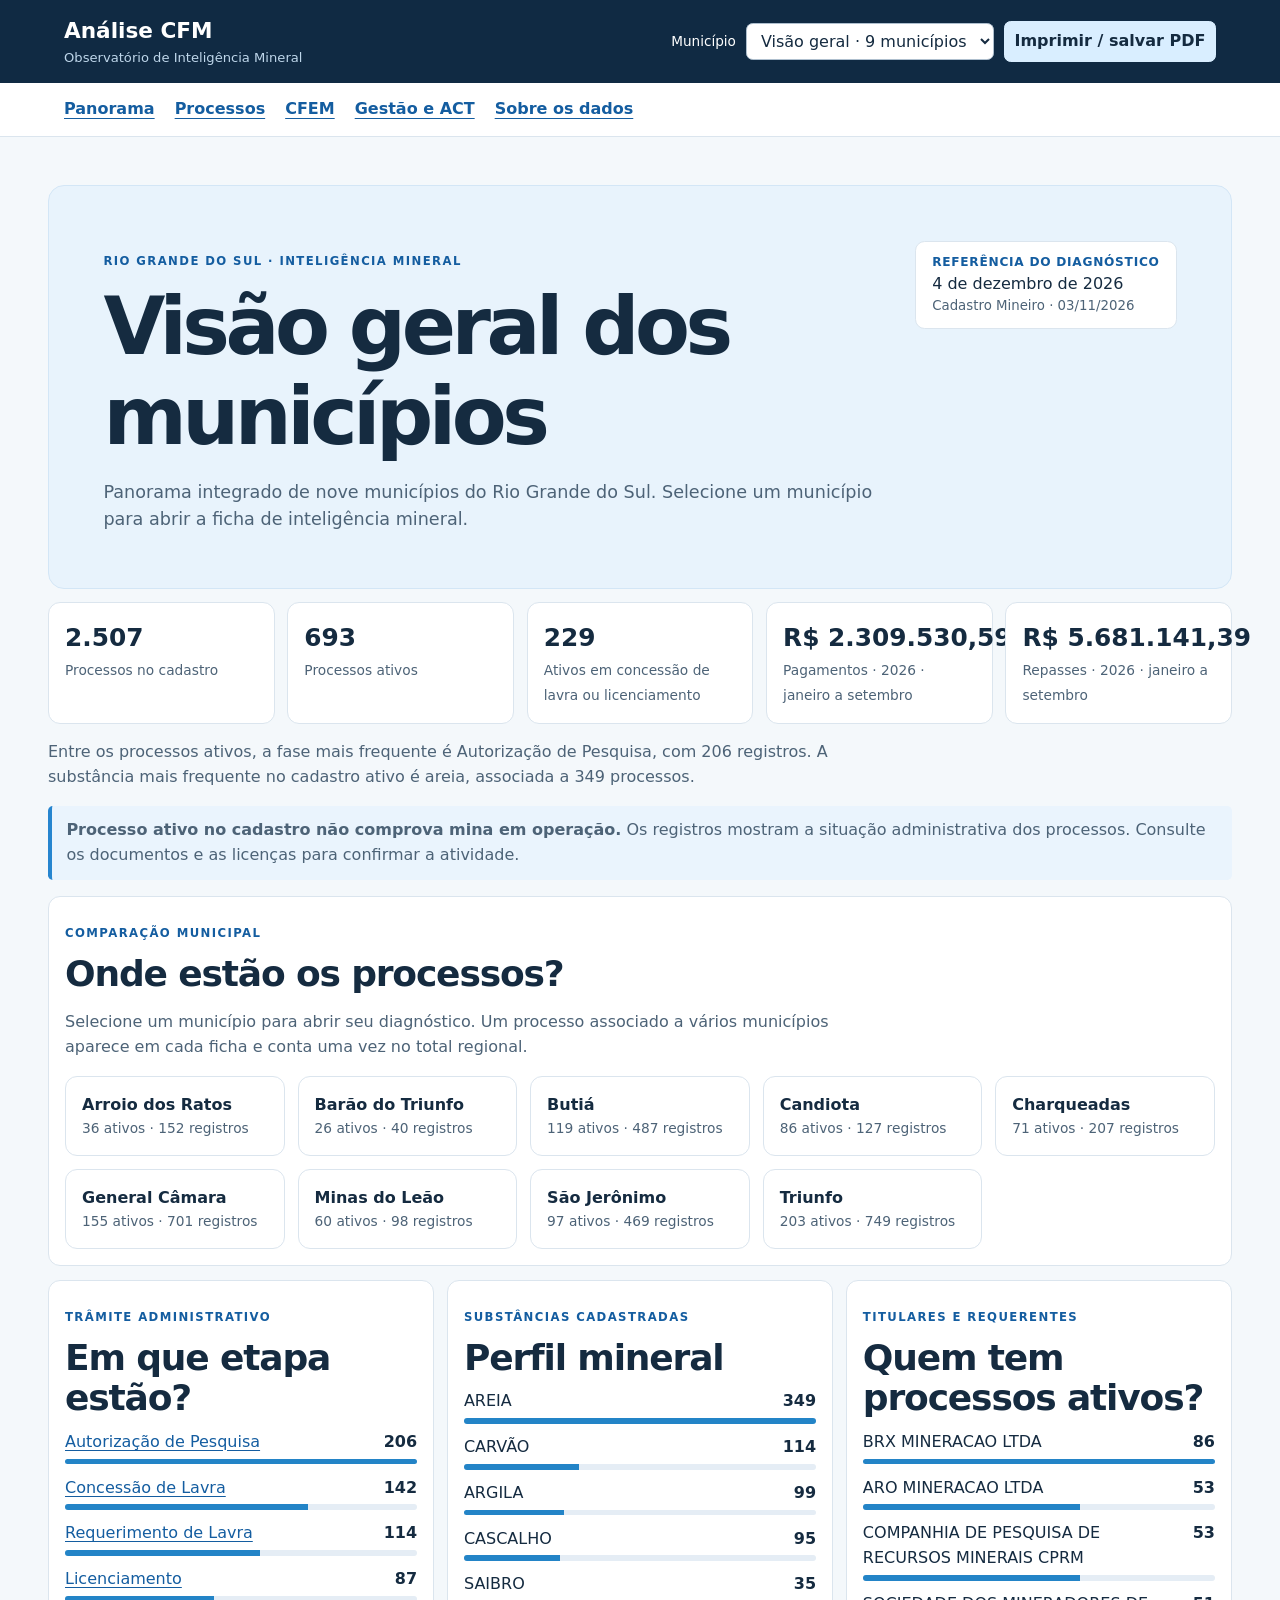
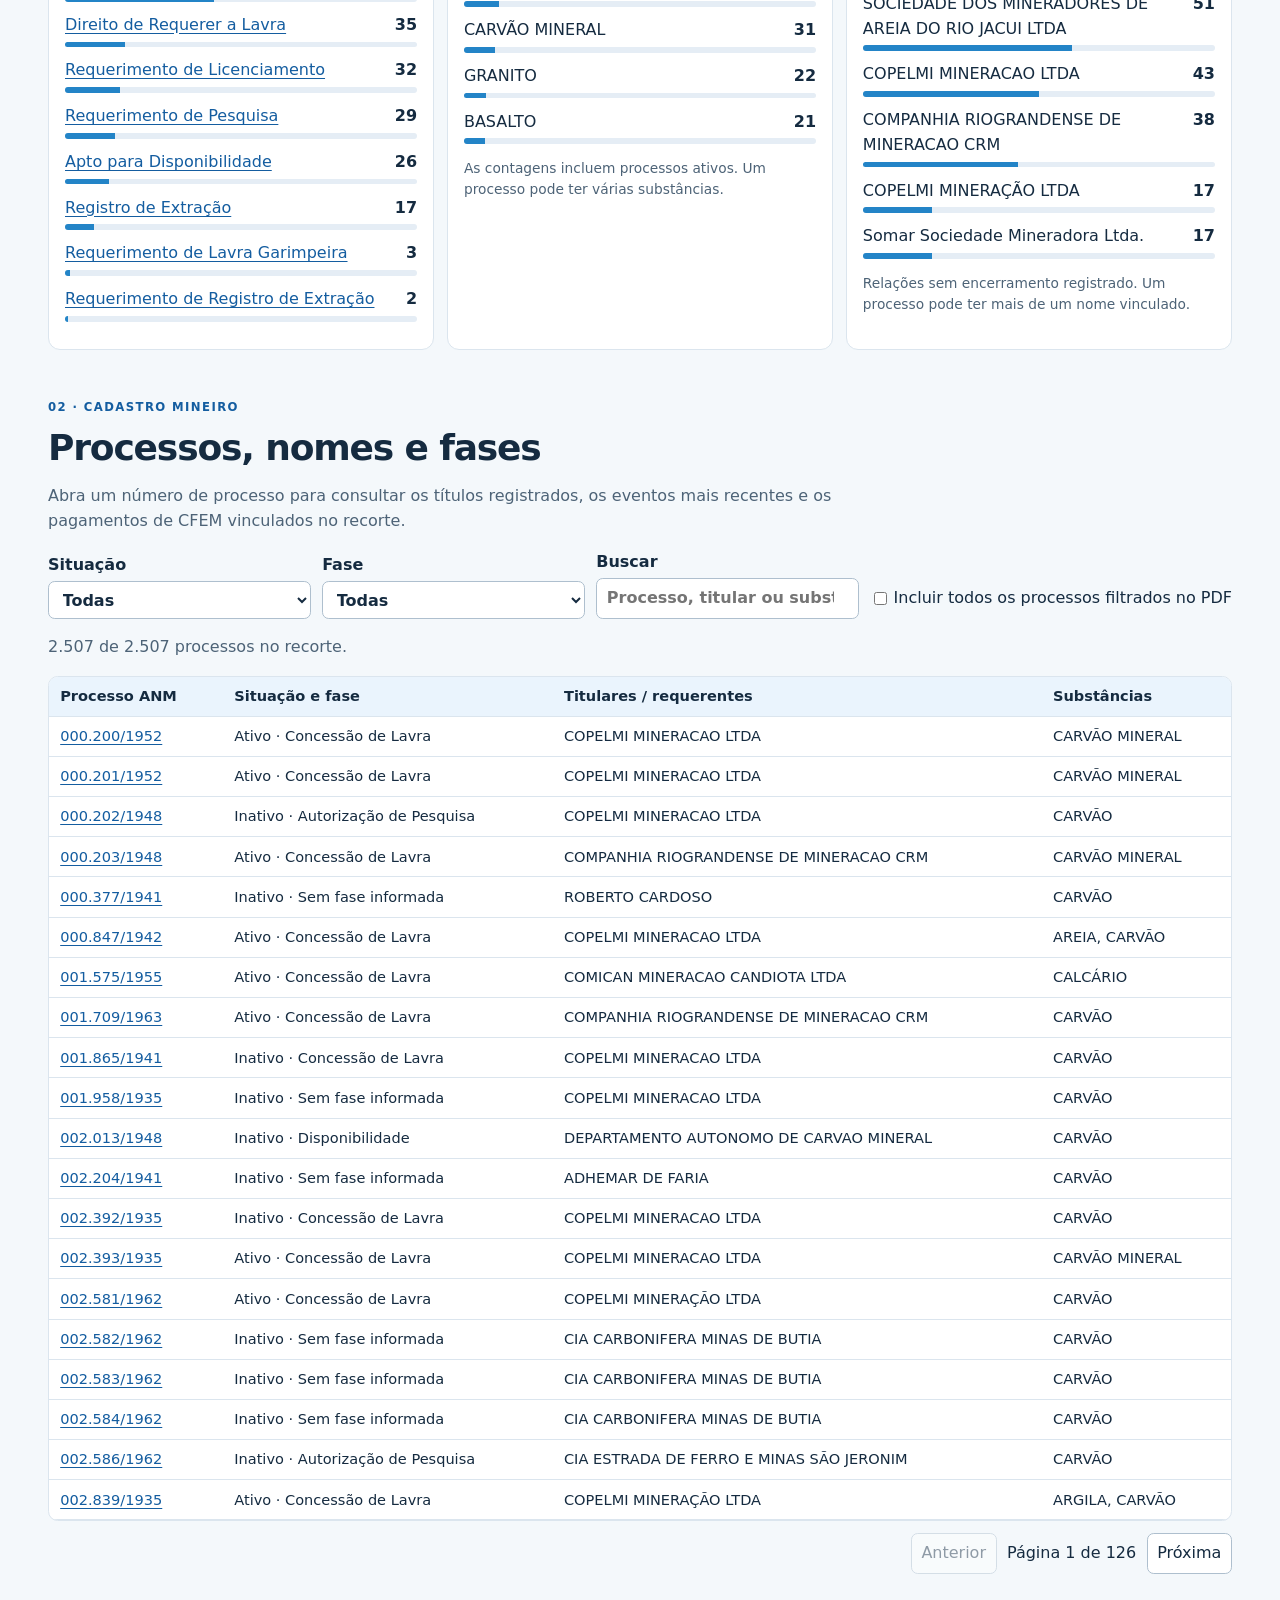
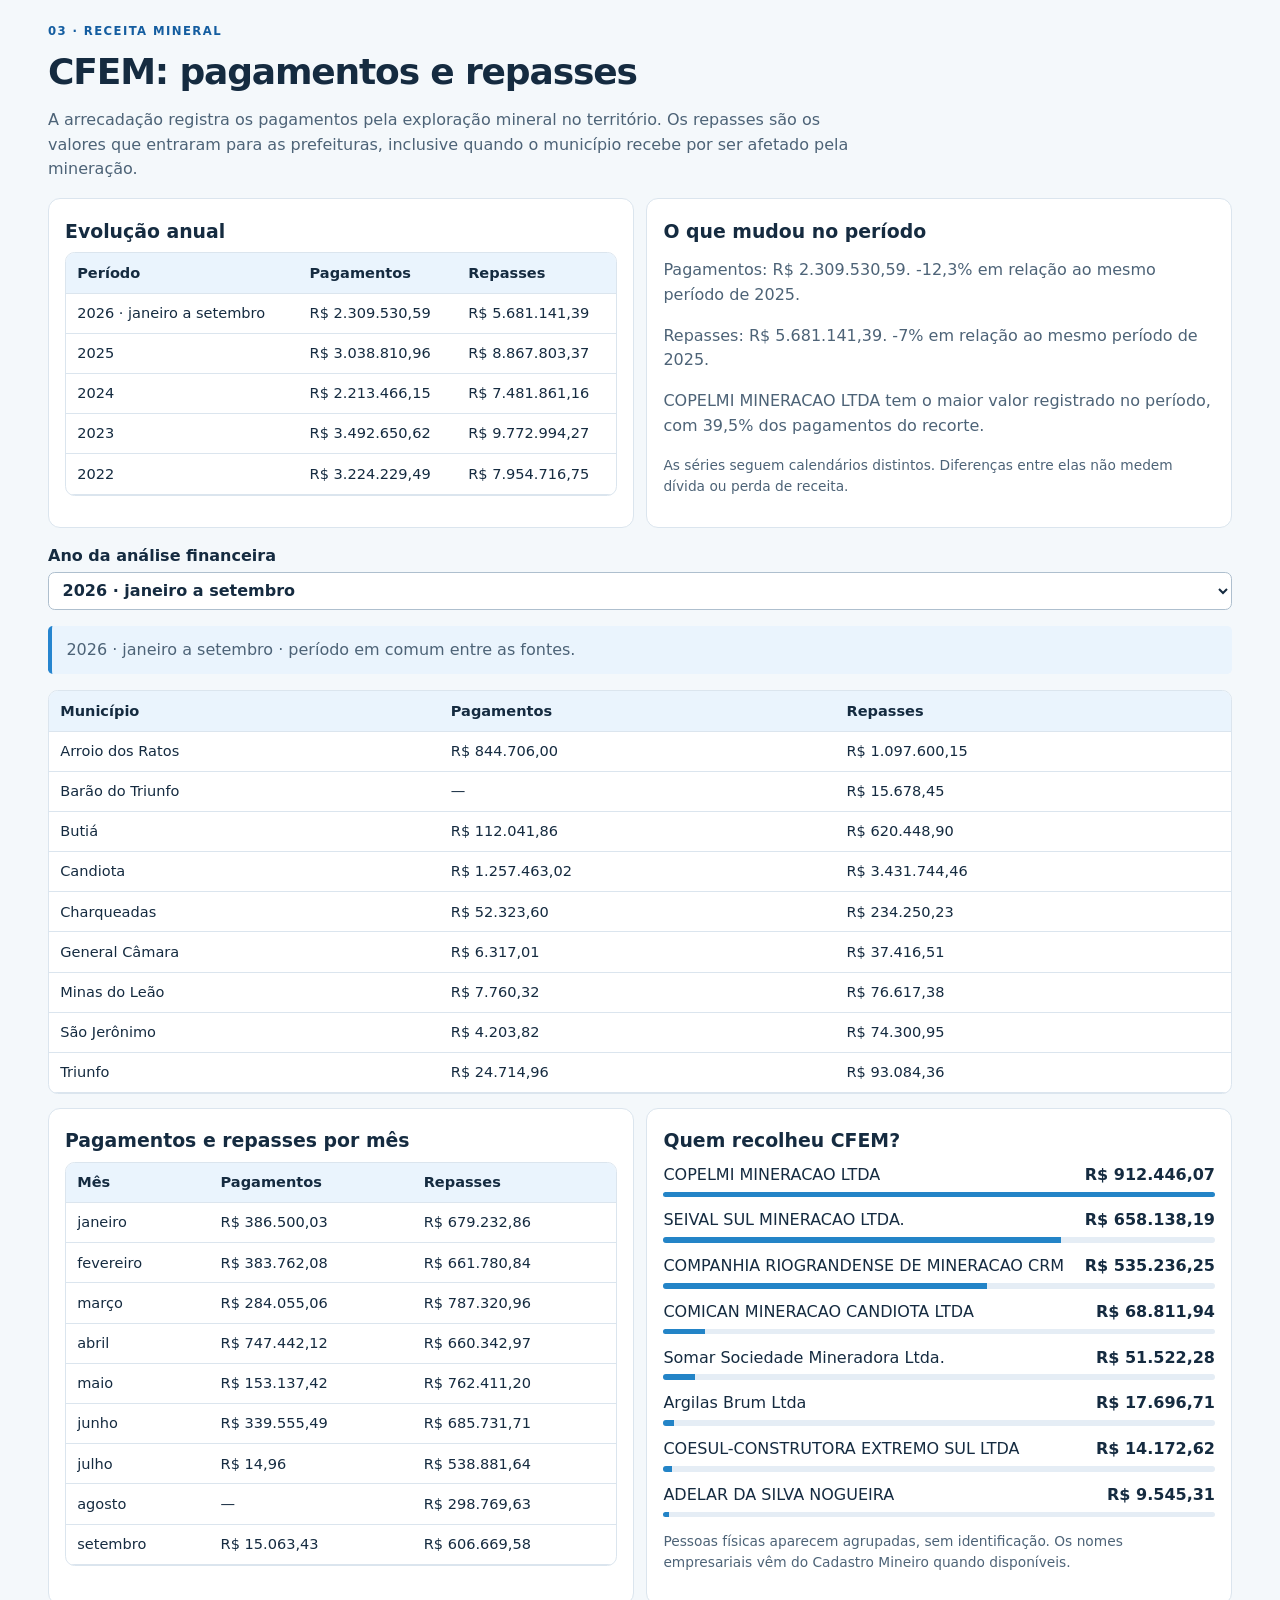
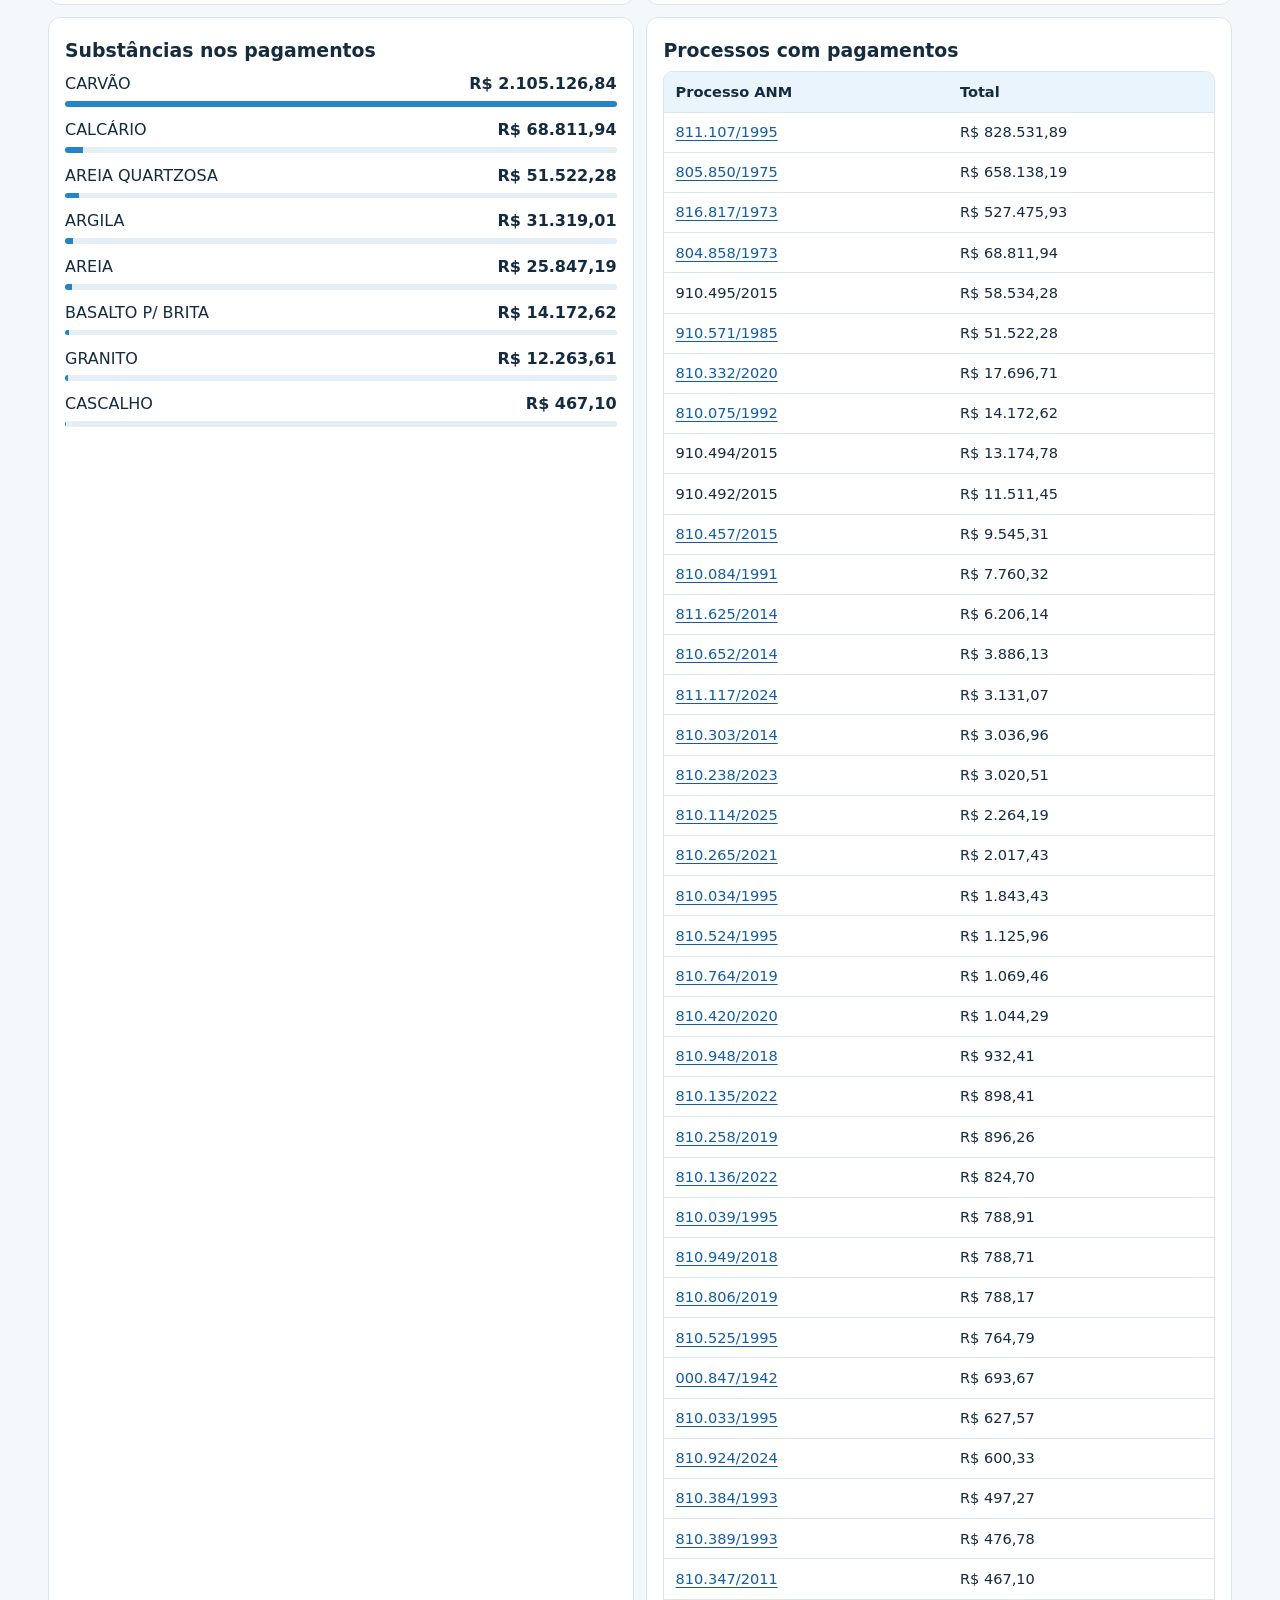
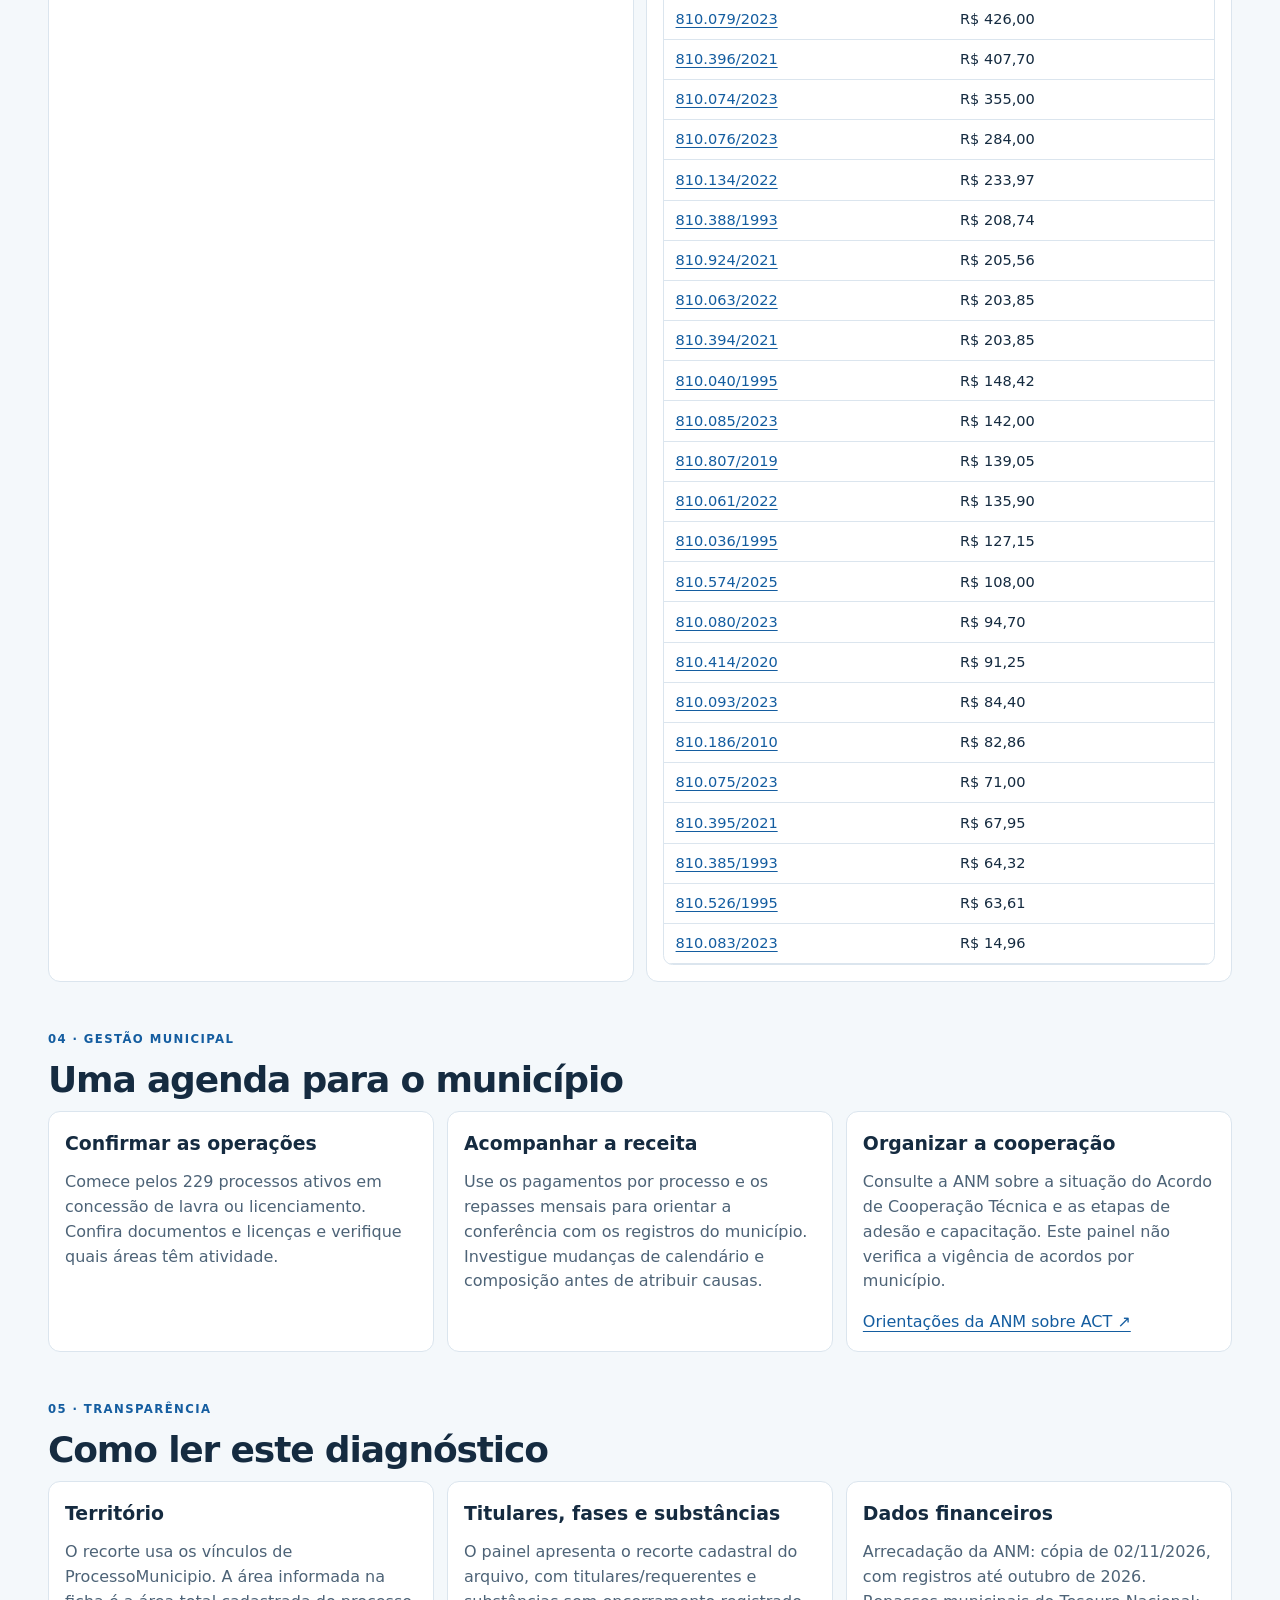
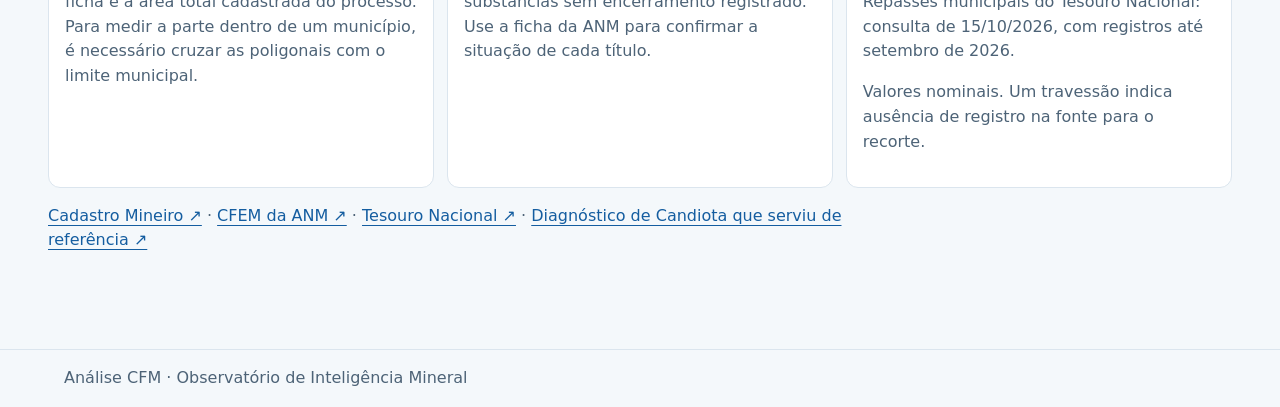
<file: index.html>
<!doctype html>
<html lang="pt-BR">
<head>
<meta charset="utf-8">
<meta name="viewport" content="width=device-width, initial-scale=1">
<meta name="description" content="Observatório de inteligência mineral para nove municípios do Rio Grande do Sul.">
<title>Análise CFM · Observatório de Inteligência Mineral</title>
<link rel="stylesheet" href="painel.css">
<script defer src="dados.js"></script>
<script defer src="receitas.js"></script>
<script defer src="painel.js"></script>
</head>
<body>
<header>
<a href="./" class="brand"><strong>Análise CFM</strong><span>Observatório de Inteligência Mineral</span></a>
<div class="toolbar"><label for="scope">Município</label><select id="scope"></select><button id="print" type="button">Imprimir / salvar PDF</button></div>
</header>
<nav aria-label="Seções do diagnóstico"><a href="#panorama">Panorama</a><a href="#processos">Processos</a><a href="#cfem">CFEM</a><a href="#gestao">Gestão e ACT</a><a href="#fontes">Sobre os dados</a></nav>
<main>
<section id="panorama">
<div class="hero">
<div><p class="eyebrow">RIO GRANDE DO SUL · INTELIGÊNCIA MINERAL</p><h1 id="title">Visão geral dos municípios</h1><p id="lead"></p></div>
<aside class="stamp"><b>Referência do diagnóstico</b><span id="today"></span><small id="snapshot"></small></aside>
</div>
<div id="metrics" class="stats"></div>
<p id="overview-story"></p>
<p class="note"><strong>Processo ativo no cadastro não comprova mina em operação.</strong> Os registros mostram a situação administrativa dos processos. Consulte os documentos e as licenças para confirmar a atividade.</p>
<div id="regional" class="card"><p class="eyebrow">COMPARAÇÃO MUNICIPAL</p><h2>Onde estão os processos?</h2><p>Selecione um município para abrir seu diagnóstico. Um processo associado a vários municípios aparece em cada ficha e conta uma vez no total regional.</p><div id="comparison" class="comparison"></div></div>
<div class="overview-grid">
<article class="card"><p class="eyebrow">TRÂMITE ADMINISTRATIVO</p><h2>Em que etapa estão?</h2><div id="phases"></div></article>
<article class="card"><p class="eyebrow">SUBSTÂNCIAS CADASTRADAS</p><h2>Perfil mineral</h2><div id="minerals"></div><p class="muted">As contagens incluem processos ativos. Um processo pode ter várias substâncias.</p></article>
<article class="card"><p class="eyebrow">TITULARES E REQUERENTES</p><h2>Quem tem processos ativos?</h2><div id="holders"></div><p class="muted">Relações sem encerramento registrado. Um processo pode ter mais de um nome vinculado.</p></article>
</div>
</section>
<section id="processos">
<p class="eyebrow">02 · CADASTRO MINEIRO</p><h2>Processos, nomes e fases</h2>
<p>Abra um número de processo para consultar os títulos registrados, os eventos mais recentes e os pagamentos de CFEM vinculados no recorte.</p>
<div class="controls">
<label>Situação<select id="status"><option value="all">Todas</option><option value="S">Ativos</option><option value="N">Inativos</option></select></label>
<label>Fase<select id="phase"></select></label>
<label>Buscar<input id="search" type="search" placeholder="Processo, titular ou substância"></label>
<label class="check"><input id="print-full" type="checkbox"> Incluir todos os processos filtrados no PDF</label>
</div>
<p id="print-scope" class="print-only"></p>
<p id="process-count" aria-live="polite"></p>
<div class="table-box"><table><thead><tr><th scope="col">Processo ANM</th><th scope="col">Situação e fase</th><th scope="col">Titulares / requerentes</th><th scope="col">Substâncias</th></tr></thead><tbody id="rows"></tbody></table></div>
<div class="pager"><button id="previous">Anterior</button><span id="page" aria-live="polite"></span><button id="next">Próxima</button></div>
</section>
<section id="cfem">
<p class="eyebrow">03 · RECEITA MINERAL</p><h2>CFEM: pagamentos e repasses</h2>
<p>A arrecadação registra os pagamentos pela exploração mineral no território. Os repasses são os valores que entraram para as prefeituras, inclusive quando o município recebe por ser afetado pela mineração.</p>
<div class="overview-grid finance-grid">
<article class="card"><h3>Evolução anual</h3><div id="finance-history"></div></article>
<article class="card"><h3>O que mudou no período</h3><div id="finance-story"></div><p class="muted">As séries seguem calendários distintos. Diferenças entre elas não medem dívida ou perda de receita.</p></article>
</div>
<div class="controls"><label>Ano da análise financeira<select id="finance-year"></select></label></div>
<p id="finance-period" class="note"></p>
<div id="finance-comparison"></div>
<div class="overview-grid finance-grid">
<article class="card"><h3>Pagamentos e repasses por mês</h3><div id="finance-monthly"></div></article>
<article class="card"><h3>Quem recolheu CFEM?</h3><div id="payers"></div><p class="muted">Pessoas físicas aparecem agrupadas, sem identificação. Os nomes empresariais vêm do Cadastro Mineiro quando disponíveis.</p></article>
<article class="card"><h3>Substâncias nos pagamentos</h3><div id="paid-minerals"></div></article>
<article class="card"><h3>Processos com pagamentos</h3><div id="paid-processes"></div></article>
</div>
</section>
<section id="gestao">
<p class="eyebrow">04 · GESTÃO MUNICIPAL</p><h2>Uma agenda para o município</h2>
<div class="overview-grid">
<article class="card"><h3>Confirmar as operações</h3><p id="agenda-mineral"></p></article>
<article class="card"><h3>Acompanhar a receita</h3><p>Use os pagamentos por processo e os repasses mensais para orientar a conferência com os registros do município. Investigue mudanças de calendário e composição antes de atribuir causas.</p></article>
<article class="card"><h3>Organizar a cooperação</h3><p>Consulte a ANM sobre a situação do Acordo de Cooperação Técnica e as etapas de adesão e capacitação. Este painel não verifica a vigência de acordos por município.</p><a href="https://www.gov.br/anm/pt-br/acesso-a-informacao/convenios-e-transferencias/acordo-de-cooperacao-tecnica-act">Orientações da ANM sobre ACT ↗</a></article>
</div>
</section>
<section id="fontes">
<p class="eyebrow">05 · TRANSPARÊNCIA</p><h2>Como ler este diagnóstico</h2>
<div class="overview-grid">
<article class="card"><h3>Território</h3><p>O recorte usa os vínculos de ProcessoMunicipio. A área informada na ficha é a área total cadastrada do processo. Para medir a parte dentro de um município, é necessário cruzar as poligonais com o limite municipal.</p></article>
<article class="card"><h3>Titulares, fases e substâncias</h3><p>O painel apresenta o recorte cadastral do arquivo, com titulares/requerentes e substâncias sem encerramento registrado. Use a ficha da ANM para confirmar a situação de cada título.</p></article>
<article class="card"><h3>Dados financeiros</h3><p id="financial-source"></p><p>Valores nominais. Um travessão indica ausência de registro na fonte para o recorte.</p></article>
</div>
<p><a href="https://www.gov.br/anm/pt-br/assuntos/acesso-a-sistemas/cadastro-mineiro">Cadastro Mineiro ↗</a> · <a href="https://dadosabertos.anm.gov.br/CFEM/">CFEM da ANM ↗</a> · <a href="https://sisweb.tesouro.gov.br/apex/f?p=2600:1">Tesouro Nacional ↗</a> · <a href="candiota.html">Diagnóstico de Candiota que serviu de referência ↗</a></p>
</section>
</main>
<dialog id="detail" aria-labelledby="detail-title"><form method="dialog"><button aria-label="Fechar ficha">Fechar</button></form><div id="detail-content"></div></dialog>
<footer>Análise CFM · Observatório de Inteligência Mineral</footer>
</body>
</html>
</file>
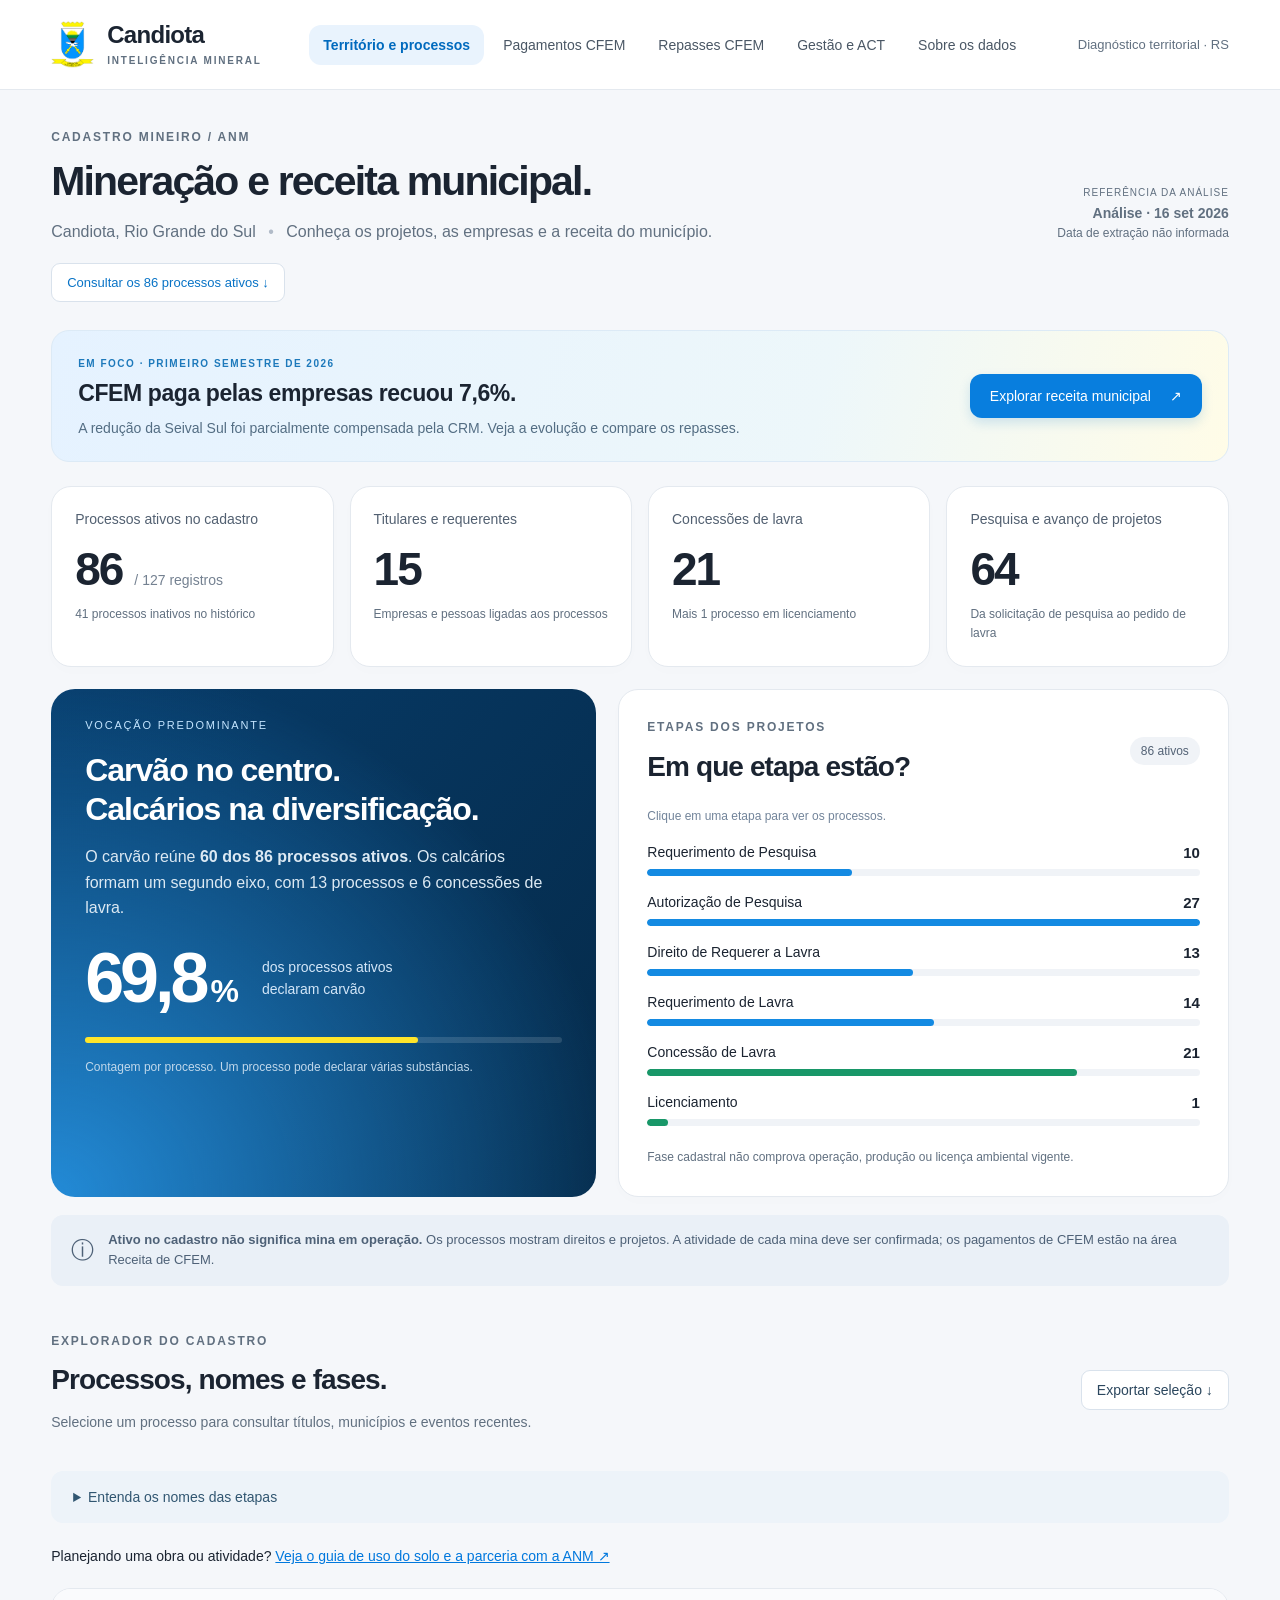
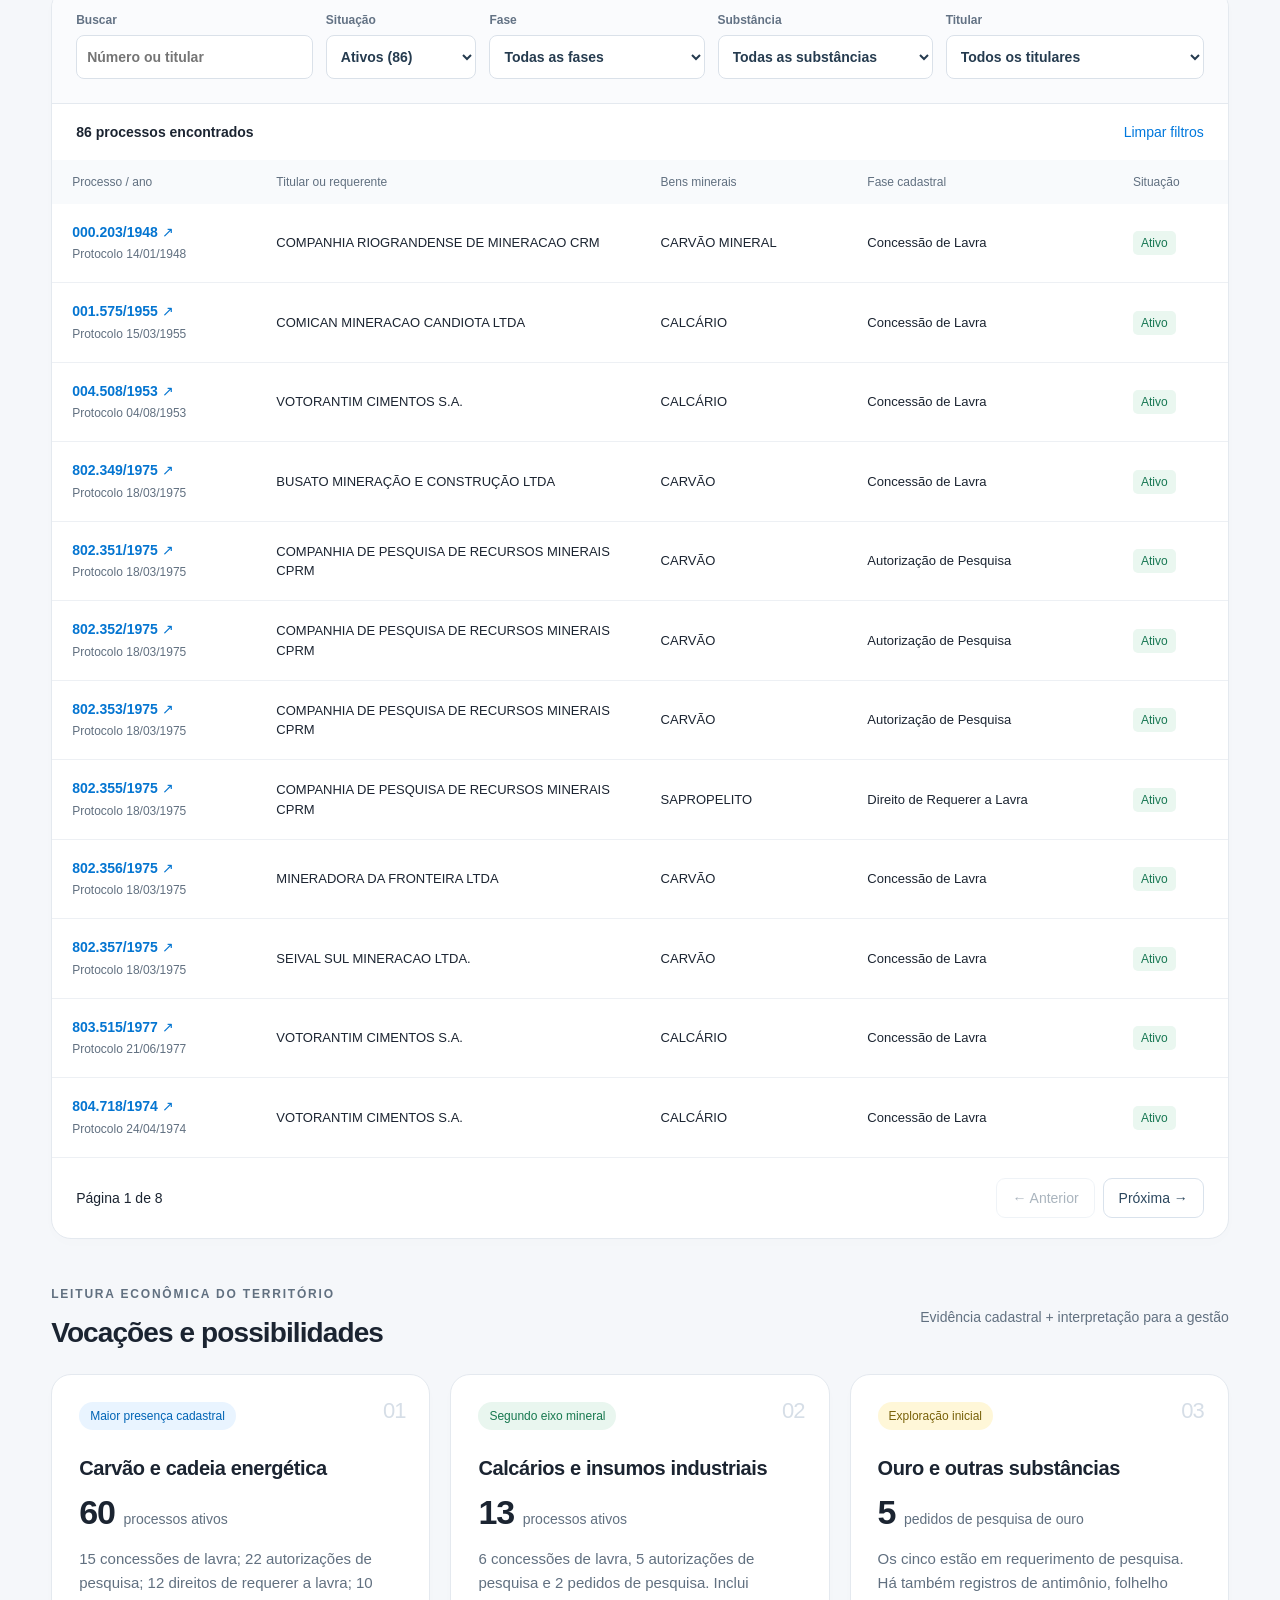
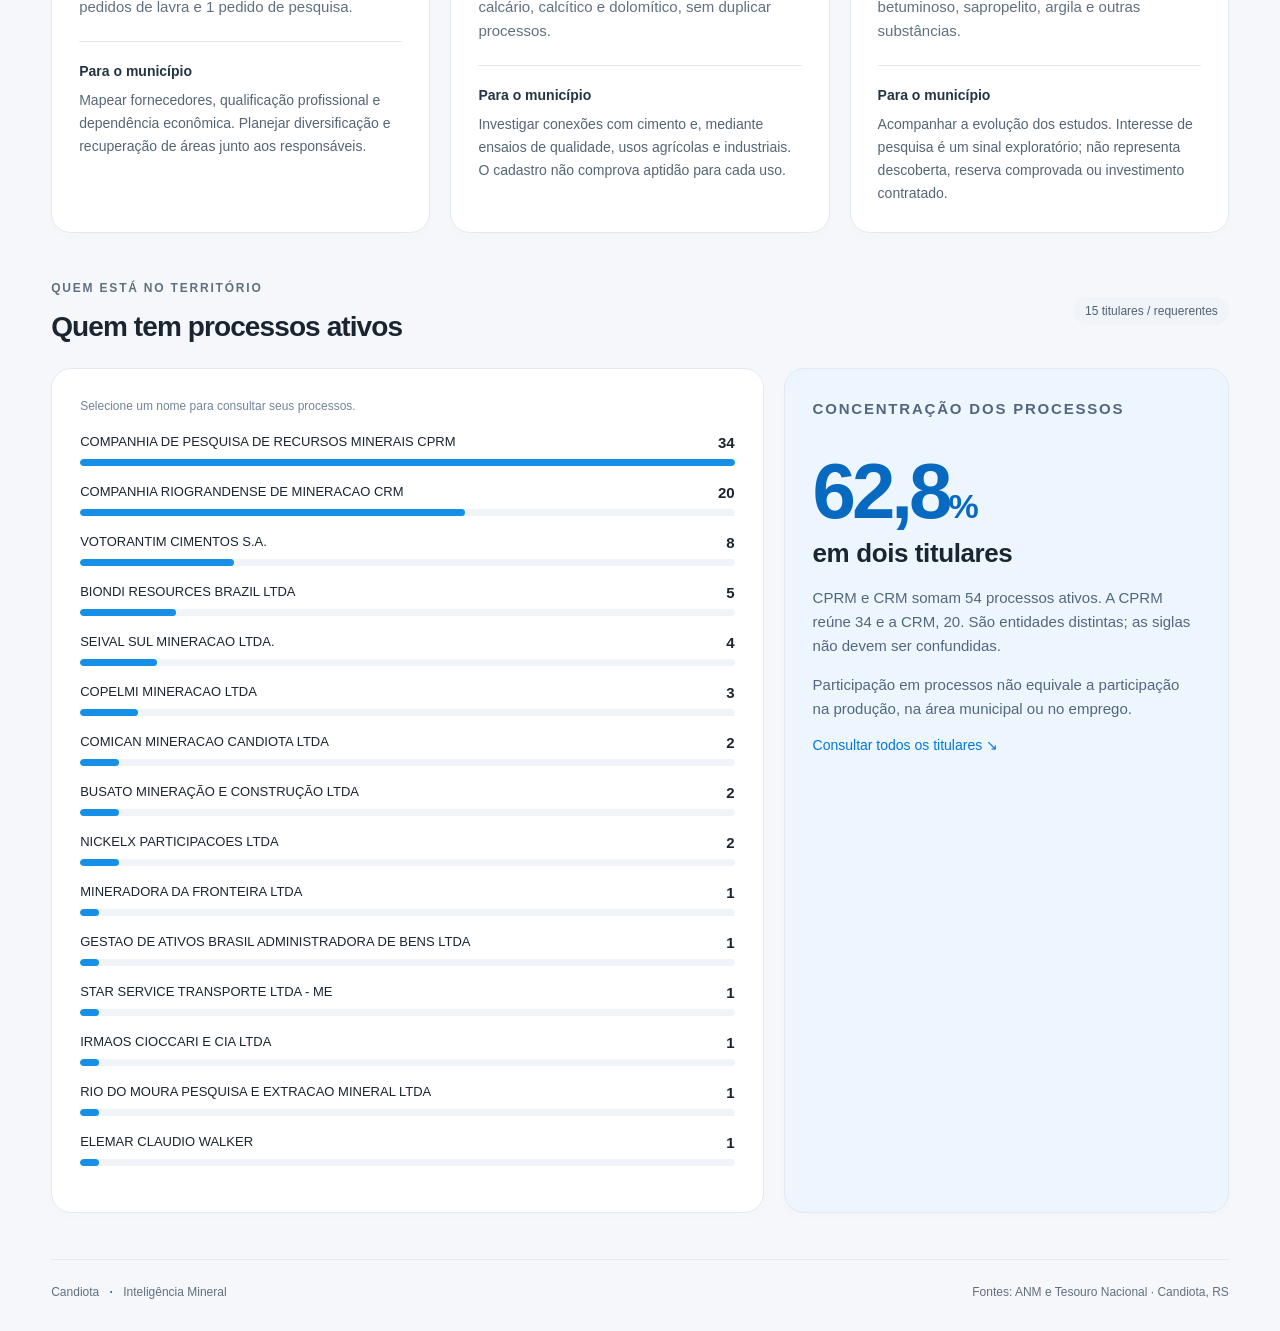
<file: candiota.html>
<!doctype html><html lang="pt-BR"><head><meta charset="utf-8"><meta name="viewport" content="width=device-width,initial-scale=1"><title>Candiota · Inteligência Mineral</title><meta name="description" content="Diagnóstico do Cadastro Mineiro de Candiota: vocações, processos, titulares e agenda municipal."><link rel="icon" href="data:image/svg+xml,%3Csvg xmlns='http://www.w3.org/2000/svg' viewBox='0 0 32 32'%3E%3Crect width='32' height='32' rx='8' fill='%230084ee'/%3E%3Cpath d='M5 24 16 7 27 24Z' fill='%23ffe500'/%3E%3C/svg%3E"><style>:root{font-family:Inter,-apple-system,BlinkMacSystemFont,'Segoe UI',sans-serif;color:#1b2431;background:#f5f7fa;font-synthesis:none;--blue:#0078dd;--muted:#617080;--line:#e4e9ef}*{box-sizing:border-box}html{scroll-behavior:smooth;scroll-padding-top:105px}body{margin:0}header{height:90px;display:flex;align-items:center;justify-content:space-between;padding:0 4%;border-bottom:1px solid var(--line);background:#ffffffed;position:sticky;top:0;z-index:4;backdrop-filter:blur(18px)}a{color:var(--blue)}.brand{display:flex;gap:13px;align-items:center;text-decoration:none;color:inherit;font-weight:650;font-size:24px;letter-spacing:-.7px}.brand img{width:43px;height:49px;object-fit:contain}.brand small{display:block;font-size:10px;letter-spacing:1.8px;margin-top:4px;color:var(--muted)}nav{display:flex;gap:30px}nav a{font-size:14px;text-decoration:none;color:#4a5765}nav a:hover{color:var(--blue)}.edition{font-size:13px;color:var(--muted)}main{max-width:1440px;margin:auto;padding:38px 4% 0}section{margin-bottom:46px}.heading{display:flex;justify-content:space-between;align-items:center;margin-bottom:28px}.eyebrow{font-size:12px;letter-spacing:1.8px;font-weight:700;color:var(--muted);margin:0 0 12px}h1{font-size:clamp(30px,3.2vw,46px);line-height:1.12;letter-spacing:-1.8px;margin:0 0 14px;font-weight:650}h2{font-size:28px;letter-spacing:-.9px;font-weight:650;line-height:1.2;margin:0}h3{font-size:20px;line-height:1.3;letter-spacing:-.4px;margin:18px 0 12px}p{font-size:16px;line-height:1.6}small{font-size:12px;line-height:1.5}.lead{margin:0;color:var(--muted)}.lead span{margin:0 8px;color:#b1bbc8}.stamp{text-align:right;font-size:10px;letter-spacing:1px;color:var(--muted)}.stamp strong{display:block;font-size:14px;letter-spacing:0;margin:7px 0 3px}.stamp small{letter-spacing:0}.metrics{display:grid;grid-template-columns:repeat(4,1fr);gap:16px;margin-bottom:22px}.metrics article,.card{background:white;border:1px solid var(--line);border-radius:20px;box-shadow:0 4px 16px #182f4803}.metrics article{padding:23px}.metrics article>span{color:#526071;font-size:14px}.metrics strong{display:block;font-size:46px;letter-spacing:-2px;line-height:1.2;margin:14px 0 8px;font-weight:600}.metrics strong small{letter-spacing:0;font-size:14px;font-weight:400;color:#748191;margin-left:12px}.metrics p{font-size:12px;margin:0;color:var(--muted)}.overview{display:grid;grid-template-columns:1fr 1.12fr;gap:22px}.insight{border-radius:24px;padding:30px 34px;color:white;background:radial-gradient(ellipse at 0 100%,#238bd7,transparent 75%),linear-gradient(130deg,#073c6a,#052a49);position:relative;overflow:hidden}.tag{font-size:11px;letter-spacing:1.8px;color:#c4e5ff;margin-bottom:20px}.insight h2{font-size:32px;letter-spacing:-1px}.insight p{color:#dce9f3;font-size:16px;max-width:490px}.coal{display:flex;align-items:center;gap:24px;margin:22px 0 10px}.coal strong{font-size:70px;letter-spacing:-4px;line-height:1}.coal strong span{font-size:32px;margin-left:5px;letter-spacing:-1px}.coal div{font-size:14px;color:#d3e6f8;line-height:1.6}.track{height:6px;background:#ffffff22;border-radius:8px;margin:24px 0 14px}.track i{display:block;height:100%;border-radius:8px;background:#ffe52b}.insight small{color:#c1d8eb}.card{padding:28px}.section-top{display:flex;justify-content:space-between;align-items:center;gap:20px;margin-bottom:24px}.pill{display:inline-block;background:#f0f3f7;color:#536275;font-size:12px;padding:7px 11px;border-radius:30px;white-space:nowrap}.blue{background:#e9f4ff;color:#0064b5}.green{background:#e9f6ef;color:#17784f}.gold{background:#fff7d8;color:#79620a}.barrow{margin:18px 0}.barlabel{display:flex;justify-content:space-between;gap:20px;font-size:14px;margin-bottom:8px}.barlabel b{font-size:15px}.bartrack{height:7px;border-radius:10px;background:#f0f3f7;overflow:hidden}.bartrack i{display:block;background:#168fe6;height:100%;border-radius:10px}.note{font-size:12px;color:var(--muted);margin:22px 0 0}.notice{display:flex;gap:14px;align-items:center;padding:15px 20px;margin-top:18px;border-radius:12px;background:#eaf0f7;color:#4e6177}.notice span{font-size:23px}.notice p{font-size:13px;line-height:1.6;margin:0}.muted{color:var(--muted);font-size:14px}.vocations{display:grid;grid-template-columns:repeat(3,1fr);gap:20px}.vocations .card{position:relative;padding:27px}.number{position:absolute;right:24px;top:23px;color:#d6dee7;font-size:22px;letter-spacing:-1px}.vocations h3{margin-top:25px}.big{font-size:34px;font-weight:600;letter-spacing:-1px}.big small{font-size:14px;letter-spacing:0;font-weight:400;color:var(--muted)}.vocations p,.agenda p{font-size:15px;color:var(--muted)}.takeaway{border-top:1px solid var(--line);margin-top:22px;padding-top:18px;font-size:14px;color:#556576;line-height:1.65}.takeaway b{display:block;color:#233447;margin-bottom:6px}.holders-grid{display:grid;grid-template-columns:1.6fr 1fr;gap:20px}.holder-name{font-size:13px}.concentration{background:#edf5ff}.concentration>strong{display:block;font-size:78px;font-weight:550;letter-spacing:-4px;margin:25px 0 0;color:#076ac0}.concentration>strong span{font-size:34px}.concentration h3{font-size:26px;margin-top:0}.concentration p{color:#51677f;font-size:15px}.text-link{font:inherit;color:var(--blue);background:none;border:0;text-decoration:none;cursor:pointer;font-size:14px;padding:0}.outline{border:1px solid #d9e2ec;background:white;border-radius:9px;padding:11px 15px;font:inherit;font-size:14px;cursor:pointer;color:#2c475e}.outline:hover{background:#f1f7ff}button:disabled{opacity:.4;cursor:default}.explorer{padding:0;overflow:hidden}.filters{display:grid;grid-template-columns:1.1fr .7fr 1fr 1fr 1.2fr;gap:13px;padding:24px;background:#fafbfd;border-bottom:1px solid var(--line)}label{font-size:12px;font-weight:600;color:#637284}input,select{display:block;width:100%;min-width:0;margin-top:8px;padding:12px 10px;border:1px solid #dae1e9;background:white;color:#253b4f;border-radius:8px;font:inherit;font-size:14px;min-height:44px}.table-caption,.pagination{display:flex;align-items:center;justify-content:space-between;padding:20px 24px;font-size:14px}.table-scroll{overflow:auto}table{border-collapse:collapse;width:100%;font-size:13px}th{text-align:left;font-size:12px;font-weight:500;color:var(--muted);background:#f8fafc;padding:15px 20px}td{padding:19px 20px;border-bottom:1px solid #edf0f4;line-height:1.5}td:first-child{white-space:nowrap}td:nth-child(2){max-width:290px}td:nth-child(3){max-width:240px}.process-link{color:#0475d1;border:0;background:none;padding:0;font-weight:600;font-size:14px;cursor:pointer;text-align:left}.process-link:hover{text-decoration:underline}td small{display:block;color:var(--muted);margin-top:3px}.status{font-size:12px;color:#187753;background:#eaf7f0;padding:5px 8px;border-radius:5px}.inactive{color:#697786;background:#f0f2f5}.pagination>div{display:flex;gap:8px}.agenda{display:grid;grid-template-columns:repeat(3,1fr);gap:20px}.method{border-top:1px solid #dce3eb;padding-top:36px}.method-grid{display:grid;grid-template-columns:1fr 1fr;gap:50px}.method p{font-size:14px;color:var(--muted)}.method h3{font-size:17px;margin-top:26px}.method details{border-top:1px solid var(--line);margin-top:18px;padding-top:22px}.method summary{cursor:pointer;font-size:15px;font-weight:600}footer{border-top:1px solid var(--line);padding:25px 0 32px;display:flex;justify-content:space-between;color:var(--muted);font-size:12px}footer b{color:var(--blue);margin:0 7px}dialog{border:0;border-radius:22px;max-width:820px;width:92%;max-height:88vh;padding:30px;color:#253447;box-shadow:0 30px 120px #0003}dialog::backdrop{background:#0b233768;backdrop-filter:blur(5px)}.dialog-head{display:flex;align-items:center;justify-content:space-between}.dialog-head button{border:0;border-radius:50%;width:34px;height:34px;cursor:pointer}.detail-grid{display:grid;grid-template-columns:1fr 1fr;gap:0 24px}.detail-grid p{font-size:14px;margin:13px 0}.detail-grid b{display:block;font-size:12px;color:var(--muted);margin-bottom:5px}dialog li{font-size:14px;line-height:1.6;margin:12px 0}dialog h3{border-top:1px solid var(--line);padding-top:20px}.empty{text-align:center;padding:50px;color:var(--muted)}:focus-visible{outline:3px solid #ffdb00;outline-offset:3px}@media(max-width:1100px){.edition{display:none}.metrics article{padding:18px}.metrics strong small{display:block;margin:0}.vocations{gap:12px}.filters{grid-template-columns:repeat(3,1fr)}.stamp{display:none}.insight{padding:26px}.section-top>.muted{max-width:240px;text-align:right}}@media(max-width:750px){header{height:auto;min-height:80px;padding:14px 5%;flex-wrap:wrap;gap:18px}nav{gap:20px;overflow:auto;width:100%;padding-bottom:3px}nav a{font-size:13px;white-space:nowrap}main{padding:28px 5% 0}.metrics{grid-template-columns:1fr 1fr;gap:10px}.metrics strong{font-size:38px}.metrics article>span{font-size:12px}.overview,.vocations,.holders-grid,.agenda,.method-grid{grid-template-columns:1fr}.heading{margin-bottom:24px}.lead{font-size:14px}h1{letter-spacing:-1px}.section-top{align-items:flex-start}.section-top>.muted{display:none}h2{font-size:25px}.filters{grid-template-columns:1fr 1fr;padding:16px}.filters label:first-child{grid-column:1/-1}.card{padding:23px}.explorer{padding:0}.pagination{padding:16px;font-size:12px}.outline{padding:9px 10px;font-size:12px}.method-grid{gap:0}footer{display:block;line-height:1.8}footer span{display:block}.detail-grid{grid-template-columns:1fr}.insight h2{font-size:30px}section{margin-bottom:34px}}@media print{header{position:static}nav,.filters,.pagination,#export{display:none}body{background:white}.card,.insight{break-inside:avoid}section{page-break-inside:auto}dialog{display:none}}
</style><style>.cfem-warning{margin:0 0 22px;background:#fff7dd;color:#65551b}.fiscal-metrics strong{font-size:36px;letter-spacing:-1.5px}.fiscal-metrics strong small{display:inline;font-size:14px;letter-spacing:0;margin-left:5px}.fiscal-main{margin:22px 0;padding:28px}.fiscal-main h3,.fiscal-two h3{margin-top:0}.fiscal-main>.section-top{margin-bottom:12px}.compact{min-width:120px;max-width:280px}.legend{display:flex;gap:24px;flex-wrap:wrap;margin:20px 0;color:var(--muted);font-size:13px}.legend span{display:flex;align-items:center;gap:8px}.legend i{width:10px;height:10px;border-radius:3px}.annual-chart{height:220px;display:flex;align-items:flex-end;justify-content:space-around;gap:20px;margin:35px 0 10px;padding:0 15px;border-bottom:1px solid var(--line)}.annual-group{flex:1;height:100%;text-align:center;max-width:180px}.annual-bars{height:185px;display:flex;align-items:flex-end;gap:10px;justify-content:center}.annual-bar{width:40%;max-width:50px;border-radius:7px 7px 0 0;position:relative;min-height:2px}.bluebar{background:#0788e7}.greenbar{background:#17a275}.annual-bar span{position:absolute;bottom:100%;left:50%;transform:translateX(-50%);font-size:12px;padding-bottom:7px;color:#45576b}.annual-group>strong{display:block;font-size:13px;margin-top:13px}.fiscal-two{display:grid;grid-template-columns:1fr 1fr;gap:22px;margin:22px 0}.fiscal-two p{font-size:15px;color:#5b6b7b}.fiscal-two p.note{font-size:12px}.driver{padding:14px 0;border-bottom:1px solid var(--line);display:flex;gap:20px;justify-content:space-between;font-size:13px}.driver span{max-width:67%}.driver b{white-space:nowrap}.negative{color:#b84a36}.positive{color:#187953}#cf-payers td{white-space:nowrap;font-variant-numeric:tabular-nums}#cf-payers td:first-child{white-space:normal;min-width:280px}#cf-payers td small{max-width:320px}.heatmap th,.heatmap td{padding:10px 3px;font-size:11px;text-align:center}.heatmap th:first-child,.heatmap td:first-child{text-align:left;min-width:145px;white-space:normal;font-size:12px;max-width:180px;padding-right:12px}.heat{display:inline-flex;align-items:center;justify-content:center;width:22px;height:27px;background:#f1f4f8;border-radius:4px;color:#a3adbb}.heat.paid{background:#1685df;color:white}.heat.outside{background:repeating-linear-gradient(45deg,#f4f5f7,#f4f5f7 3px,#e8ecf1 3px,#e8ecf1 4px)}.process-cf{display:flex;justify-content:space-between;flex-wrap:wrap;gap:6px;border-bottom:1px solid var(--line);padding:12px 0;font-size:13px}.process-cf small{flex-basis:100%;color:var(--muted);font-size:11px}.monthly-bars{display:flex;height:200px;gap:15px;align-items:flex-end;border-bottom:1px solid var(--line);padding:10px 0}.monthly-group{flex:1;text-align:center;height:100%;min-width:0}.monthly-columns{height:160px;display:flex;gap:4px;align-items:flex-end;justify-content:center}.monthly-columns i{display:block;width:35%;max-width:30px;border-radius:4px 4px 0 0}.monthly-group small{display:block;margin-top:10px}.fiscal-method summary{cursor:pointer;font-weight:600;font-size:15px}.fiscal-method p{font-size:14px;line-height:1.7;color:var(--muted)}.fiscal-main table{font-variant-numeric:tabular-nums}.fiscal-main th,.fiscal-main td{padding:15px 12px}.fiscal-main td:not(:first-child){white-space:nowrap}.fiscal-method{margin-top:22px}@media(max-width:1100px){.fiscal-two{grid-template-columns:1fr}.fiscal-metrics strong{font-size:30px}.fiscal-metrics strong small{display:block;margin:0}}@media(max-width:750px){.fiscal-main{padding:20px 15px}.fiscal-main>.section-top{display:block}.compact{margin-top:15px;display:block}.annual-chart{gap:8px;padding:0}.annual-bars{gap:5px}.annual-bar span{font-size:11px}.monthly-bars{gap:5px}.monthly-group small{font-size:10px}.fiscal-metrics strong{font-size:26px}.fiscal-main th,.fiscal-main td{font-size:12px}.fiscal-two{gap:16px}.legend{gap:10px;font-size:12px}}
</style><style>[hidden]{display:none!important}nav a{padding:12px 14px;border-radius:12px;transition:background .2s,color .2s}nav{gap:5px}nav a.selected{background:#e9f3fd;color:#006abe;font-weight:600}.quick-insight{display:flex;align-items:center;justify-content:space-between;gap:25px;background:linear-gradient(105deg,#e5f2ff,#edf7fa 65%,#fffce7);border:1px solid #dceaf6;border-radius:18px;padding:22px 26px;margin:0 0 24px}.quick-insight h3{font-size:23px;margin:8px 0}.quick-insight p{font-size:14px;color:#536d83;margin:0}.quick-insight .eyebrow{font-size:10px;letter-spacing:1.5px;color:#1d79bb}.primary{padding:14px 20px;background:#087ede;border-radius:12px;box-shadow:0 5px 12px #0074c82a;color:white;text-decoration:none;font-size:14px;white-space:nowrap}.primary span{margin-left:15px}.interaction-hint{font-size:12px;color:#72849a;margin:0 0 8px}#phase-chart .barrow,#holder-chart .barrow{cursor:pointer;transition:transform .2s,background .2s;border-radius:7px}#phase-chart .barrow:hover,#holder-chart .barrow:hover{transform:translateX(4px);background:#f5faff}.bartrack i{animation:bar-reveal .7s cubic-bezier(.16,1,.3,1);transform-origin:left}.cf-focus{margin:24px 0 30px;border:1px solid #cbdff1;box-shadow:0 10px 45px #1e4a7c08;padding:28px}.cf-focus h3{margin:0 0 6px}.focus-filters{display:grid;grid-template-columns:.55fr .8fr 1.5fr 1fr;gap:16px;padding-bottom:24px;border-bottom:1px solid var(--line)}.focus-summary{display:grid;grid-template-columns:1.2fr 1fr 1fr;gap:24px;padding:24px 0 30px}.focus-summary span{display:block;font-size:13px;color:var(--muted)}.focus-summary strong{display:block;font-weight:600;font-size:32px;letter-spacing:-1px;margin:10px 0 5px}.focus-summary small{color:var(--muted)}.focus-grid{display:grid;grid-template-columns:1.1fr 1fr;gap:32px}.focus-grid h4{font-size:15px;margin:0 0 20px;font-weight:600}.filterbar{display:grid;grid-template-columns:1fr auto;gap:10px;position:relative;text-align:left;width:100%;border:0;background:#f6f9fc;padding:14px 14px 18px;border-radius:8px;margin:8px 0;cursor:pointer;color:#3d5368;font-family:inherit}.filterbar span{font-size:12px}.filterbar b{font-size:13px;font-weight:600;white-space:nowrap}.filterbar i{position:absolute;bottom:0;height:4px;background:#168be8;border-radius:6px;animation:bar-reveal .5s ease;transform-origin:left}.mineralbar i{background:#169870}.filterbar:hover{background:#eaf3fd}.focus-months{grid-column:1/-1}.focus-month-grid{display:flex;gap:15px}.focus-month-cell{flex:1;min-width:0;text-align:center}.focus-month-cell>span{display:block;font-size:11px;color:#576e84;white-space:nowrap}.focus-month-cell>div{height:115px;display:flex;justify-content:center;align-items:flex-end;margin:10px 0}.focus-month-cell i{width:70%;max-width:60px;border-radius:7px 7px 0 0;background:linear-gradient(#279cf4,#076ec8);animation:rise .6s cubic-bezier(.16,1,.3,1);transform-origin:bottom}.focus-month-cell>b{font-size:12px;font-weight:500;color:var(--muted)}.focus-caption{margin:24px 0 14px!important}.cf-focus summary{font-size:14px;cursor:pointer;color:#0871c3}.focus-count{font-size:12px}.plain-glossary{margin:0 0 22px;background:#edf3f9;border-radius:12px;padding:18px 22px}.plain-glossary summary{font-size:14px;cursor:pointer;color:#315671}.glossary-grid{display:grid;grid-template-columns:repeat(3,1fr);gap:24px}.glossary-grid p{font-size:14px;color:#586e82;line-height:1.6}.glossary-grid b{display:block;color:#284760;margin-bottom:8px}.process-cf[role=button],#cf-payers tr,#cf-annual-chart .annual-group{cursor:pointer}.process-cf[role=button]:hover,#cf-payers tr:hover{background:#f0f7ff}#agenda>.card{margin:0 0 24px}section:not([hidden]){animation:section-in .5s cubic-bezier(.2,.8,.2,1)}.metric-enter{transition:transform .25s,box-shadow .25s}.metric-enter:hover{transform:translateY(-3px);box-shadow:0 12px 28px #2444660c}.annual-bar,.monthly-columns i{animation:rise .6s ease;transform-origin:bottom}.cf-focus{scroll-margin-top:115px}@keyframes section-in{from{opacity:.3;transform:translateY(10px)}to{opacity:1;transform:none}}@keyframes bar-reveal{from{transform:scaleX(.05)}to{transform:scaleX(1)}}@keyframes rise{from{transform:scaleY(.05)}to{transform:scaleY(1)}}@media(prefers-reduced-motion:reduce){*,*::before,*::after{animation:none!important;transition:none!important;scroll-behavior:auto!important}}@media(max-width:1100px){.edition{display:none}.focus-summary strong{font-size:27px}.focus-month-cell>span{font-size:10px}.focus-filters{grid-template-columns:1fr 1fr}.quick-insight{padding:20px}.quick-insight h3{font-size:20px}nav a{padding:10px;font-size:13px}.primary{padding:12px;font-size:12px}}@media(max-width:750px){.quick-insight{display:block}.quick-insight .primary{display:inline-block;margin-top:18px}.focus-grid{grid-template-columns:1fr}.focus-summary{grid-template-columns:1fr;gap:20px}.focus-summary>div{border-bottom:1px solid var(--line);padding-bottom:15px}.focus-summary strong{font-size:30px}.cf-focus{padding:20px 16px}.focus-filters{gap:14px}.focus-month-grid{gap:8px;overflow-x:auto}.focus-month-cell{min-width:75px}.glossary-grid{grid-template-columns:1fr;gap:5px}nav{gap:5px}nav a{font-size:12px;padding:8px 10px}.filterbar{grid-template-columns:1fr}.filterbar b{font-size:14px}.focus-caption{display:block}.focus-caption button{margin-top:8px}.cf-focus{scroll-margin-top:150px}.brand{font-size:22px}}
.cf-tabs{display:flex;gap:6px;background:#e9eef5;padding:6px;border-radius:14px;margin:22px 0;overflow:auto}.cf-tabs button{border:0;background:none;border-radius:10px;padding:13px 22px;color:#586b7e;font:inherit;font-size:14px;white-space:nowrap;cursor:pointer;transition:all .2s}.cf-tabs button[aria-selected=true]{background:white;color:#076cc0;box-shadow:0 2px 6px #24446614;font-weight:600}.cf-panel:not([hidden]){animation:section-in .4s ease}.cf-panel .cf-focus{margin-top:0}@media(max-width:750px){.cf-tabs button{font-size:12px;padding:12px 14px}}
.filterbar .payment-share{display:block;margin-top:5px;font-size:12px;font-weight:600;color:#0872bd;white-space:normal}.mineralbar .payment-share{color:#13765a}.payment-story{background:#edf5fd;border:1px solid #d9e9f8;border-radius:14px;padding:18px 22px;margin:0 0 26px}.payment-story p{margin:0 0 8px;font-size:15px;color:#294b68}.payment-story p>b{display:block;margin-bottom:6px}.payment-story small{display:block;color:#5d7185;line-height:1.6}.filterbar>span{align-self:center}
</style><style>.two-metrics{grid-template-columns:1fr 1fr}.rep-kpis{display:grid;grid-template-columns:1.2fr 1fr 1fr;gap:25px;margin:25px 0 15px}.rep-kpis span,.rep-kpis small{display:block;color:var(--muted);font-size:13px}.rep-kpis strong{display:block;font-size:30px;font-weight:600;letter-spacing:-1px;margin:12px 0 7px}.rep-annual-button{background:none;border:0;padding:0;font:inherit;color:inherit;cursor:pointer}.rep-annual-button:hover .greenbar{background:#108359}.scope-label{font-size:13px;color:#56758e;padding:0 4px}.line-scroll{overflow-x:auto}.line-scroll svg{display:block;width:100%;min-width:570px}.line-scroll svg g[role=button]{cursor:pointer}.line-scroll svg g.chosen circle:last-child{r:7;stroke-width:3}.line-scroll svg g:focus{outline:none}.line-scroll svg g:focus circle:last-child{stroke:#b39600;r:7}.line-selected{font-size:13px;color:#586f85;background:#f2f7fc;border-radius:9px;padding:12px 15px;min-height:44px}.near-processes{display:inline-block;text-decoration:none;margin-top:18px;background:white;color:#0873c6;font-size:13px}.line-scroll svg path{animation:section-in .6s ease}@media(max-width:750px){.rep-kpis{grid-template-columns:1fr}.rep-kpis strong{font-size:28px}.two-metrics{grid-template-columns:1fr 1fr}.line-selected{font-size:12px}}
</style><style>.gov-head{margin:32px 0 22px;max-width:900px}.gov-head>p:last-child{color:var(--muted);max-width:820px}.act-status{display:grid;grid-template-columns:1.1fr 1fr;gap:32px;background:linear-gradient(120deg,#e7f2ff,#f5f9ff);border:1px solid #cbdff3;border-radius:22px;padding:28px;margin-bottom:18px}.act-status h3{font-size:25px}.act-status p{margin-bottom:0}.act-status details{align-self:center}.gov-grid{display:grid;grid-template-columns:repeat(3,1fr);gap:18px}.gov-grid p{font-size:15px;color:#566579}.gov-grid h3{margin-top:13px}.gov-limit{background:#fff9de;border-left:3px solid #e0c831;border-radius:0 12px 12px 0;padding:18px 22px;font-size:14px}.act-steps{margin:26px 0 38px}.act-steps h3{margin:0}.act-steps details,.land-detail details{border-bottom:1px solid var(--line);padding:17px 0}.act-steps summary,.land-detail summary,.act-status summary{cursor:pointer;font-weight:600;line-height:1.5}.act-steps summary span{display:inline-flex;align-items:center;justify-content:center;width:28px;height:28px;border-radius:9px;background:#e9f3ff;color:#086fbc;margin:0 10px}.act-steps details p{max-width:950px;font-size:15px}.gov-sources{font-size:12px;line-height:1.8;color:var(--muted);margin:20px 0}.gov-sources a{white-space:normal}.land-detail{margin:20px 0}.gov-jump{font-size:14px;margin-bottom:20px}.governance{margin-bottom:38px}.land-detail details p{font-size:15px;max-width:1000px}@media(max-width:850px){.gov-grid,.act-status{grid-template-columns:1fr}.act-status{gap:14px;padding:23px}.act-status h3{font-size:23px}.gov-grid{gap:12px}}
</style></head><body>
<header><a class="brand" href="#"><img src="[data-uri]" alt="Brasão de Candiota"><span>Candiota<small>INTELIGÊNCIA MINERAL</small></span></a><nav aria-label="Navegação principal"><a href="#panorama">Panorama</a><a href="#vocacoes">Vocações</a><a href="#processos">Processos</a><a href="#agenda">Agenda pública</a></nav><span class="edition">Diagnóstico territorial · RS</span></header>
<main><section id="panorama"><div class="heading"><div><p class="eyebrow">CADASTRO MINEIRO / ANM</p><h1>Mineração e receita municipal.</h1><p class="lead">Candiota, Rio Grande do Sul <span>•</span> Conheça os projetos, as empresas e a receita do município.</p></div><div class="stamp">REFERÊNCIA DA ANÁLISE<strong>Análise · 16 set 2026</strong><small>Data de extração não informada</small></div></div>
<div class="metrics"><article><span>Processos ativos no cadastro</span><strong>86<small>/ 127 registros</small></strong><p>41 processos inativos no histórico</p></article><article><span>Titulares e requerentes</span><strong>15</strong><p>Empresas e pessoas ligadas aos processos</p></article><article><span>Concessões de lavra</span><strong>21</strong><p>Mais 1 processo em licenciamento</p></article><article><span>Pesquisa e avanço de projetos</span><strong>64</strong><p>Da solicitação de pesquisa ao pedido de lavra</p></article></div>
<div class="overview"><article class="insight"><div class="tag">VOCAÇÃO PREDOMINANTE</div><h2>Carvão no centro.<br>Calcários na diversificação.</h2><p>O carvão reúne <b>60 dos 86 processos ativos</b>. Os calcários formam um segundo eixo, com 13 processos e 6 concessões de lavra.</p><div class="coal"><strong>69,8<span>%</span></strong><div>dos processos ativos<br>declaram carvão</div></div><div class="track"><i style="width:69.8%"></i></div><small>Contagem por processo. Um processo pode declarar várias substâncias.</small></article><article class="card phases"><div class="section-top"><div><p class="eyebrow">ETAPAS DOS PROJETOS</p><h2>Em que etapa estão?</h2></div><span class="pill">86 ativos</span></div><div id="phase-chart"></div><p class="note">Fase cadastral não comprova operação, produção ou licença ambiental vigente.</p></article></div>
<div class="notice"><span aria-hidden="true">ⓘ</span><p><b>Ativo no cadastro não significa mina em operação.</b> Os processos mostram direitos e projetos. A atividade de cada mina deve ser confirmada; os pagamentos de CFEM estão na área Receita de CFEM.</p></div></section>
<section id="vocacoes"><div class="section-top"><div><p class="eyebrow">LEITURA ECONÔMICA DO TERRITÓRIO</p><h2>Vocações e possibilidades</h2></div><span class="muted">Evidência cadastral + interpretação para a gestão</span></div><div class="vocations"><article class="card"><span class="number">01</span><span class="pill blue">Maior presença cadastral</span><h3>Carvão e cadeia energética</h3><strong class="big">60 <small>processos ativos</small></strong><p>15 concessões de lavra; 22 autorizações de pesquisa; 12 direitos de requerer a lavra; 10 pedidos de lavra e 1 pedido de pesquisa.</p><div class="takeaway"><b>Para o município</b>Mapear fornecedores, qualificação profissional e dependência econômica. Planejar diversificação e recuperação de áreas junto aos responsáveis.</div></article><article class="card"><span class="number">02</span><span class="pill green">Segundo eixo mineral</span><h3>Calcários e insumos industriais</h3><strong class="big">13 <small>processos ativos</small></strong><p>6 concessões de lavra, 5 autorizações de pesquisa e 2 pedidos de pesquisa. Inclui calcário, calcítico e dolomítico, sem duplicar processos.</p><div class="takeaway"><b>Para o município</b>Investigar conexões com cimento e, mediante ensaios de qualidade, usos agrícolas e industriais. O cadastro não comprova aptidão para cada uso.</div></article><article class="card"><span class="number">03</span><span class="pill gold">Exploração inicial</span><h3>Ouro e outras substâncias</h3><strong class="big">5 <small>pedidos de pesquisa de ouro</small></strong><p>Os cinco estão em requerimento de pesquisa. Há também registros de antimônio, folhelho betuminoso, sapropelito, argila e outras substâncias.</p><div class="takeaway"><b>Para o município</b>Acompanhar a evolução dos estudos. Interesse de pesquisa é um sinal exploratório; não representa descoberta, reserva comprovada ou investimento contratado.</div></article></div></section>
<section id="titulares"><div class="section-top"><div><p class="eyebrow">QUEM ESTÁ NO TERRITÓRIO</p><h2>Quem tem processos ativos</h2></div><span class="pill">15 titulares / requerentes</span></div><div class="holders-grid"><article class="card"><div id="holder-chart"></div></article><article class="card concentration"><p class="eyebrow">CONCENTRAÇÃO DOS PROCESSOS</p><strong>62,8<span>%</span></strong><h3>em dois titulares</h3><p>CPRM e CRM somam 54 processos ativos. A CPRM reúne 34 e a CRM, 20. São entidades distintas; as siglas não devem ser confundidas.</p><p>Participação em processos não equivale a participação na produção, na área municipal ou no emprego.</p><a href="#processos" class="text-link">Consultar todos os titulares ↘</a></article></div></section>
<section id="processos"><div class="section-top"><div><p class="eyebrow">EXPLORADOR DO CADASTRO</p><h2>Processos, nomes e fases.</h2><p class="muted">Selecione um processo para consultar títulos, municípios e eventos recentes.</p></div><button id="export" class="outline">Exportar seleção ↓</button></div><div class="card explorer"><div class="filters"><label>Buscar<input id="search" type="search" placeholder="Número ou titular"></label><label>Situação<select id="status"><option value="active">Ativos (86)</option><option value="all">Todos (127)</option><option value="inactive">Inativos (41)</option></select></label><label>Fase<select id="phase"><option value="">Todas as fases</option></select></label><label>Substância<select id="substance"><option value="">Todas as substâncias</option></select></label><label>Titular<select id="holder"><option value="">Todos os titulares</option></select></label></div><div class="table-caption"><strong id="results" aria-live="polite"></strong><button id="reset" class="text-link">Limpar filtros</button></div><div class="table-scroll"><table><thead><tr><th>Processo / ano</th><th>Titular ou requerente</th><th>Bens minerais</th><th>Fase cadastral</th><th>Situação</th></tr></thead><tbody id="rows"></tbody></table></div><div class="pagination"><span id="page-info"></span><div><button id="prev" class="outline">← Anterior</button><button id="next" class="outline">Próxima →</button></div></div></div></section>
<section id="agenda"><div class="section-top"><div><p class="eyebrow">DO DIAGNÓSTICO À DECISÃO</p><h2>Uma agenda para a gestão municipal</h2></div><span class="muted">Propostas de ação • não são obrigações ou prazos legais</span></div><div class="agenda"><article class="card"><span class="pill blue">Primeiros 30 dias</span><h3>Conhecer quem opera</h3><p>Conferir as 21 concessões e o licenciamento com ANM, órgão ambiental e titulares. Levantar atividade efetiva, contatos institucionais e planos de recuperação.</p></article><article class="card"><span class="pill green">30 a 60 dias</span><h3>Medir a contribuição local</h3><p>Conferir as diferenças de CFEM com os demonstrativos oficiais e incluir os novos pagamentos da PGRM. Levantar produção, empregos e compras locais. Conversar com CPRM, CRM e titulares de calcário para entender projetos, restrições e demanda por fornecedores.</p></article><article class="card"><span class="pill gold">60 a 90 dias</span><h3>Planejar o território</h3><p>Cruzar polígonos minerários com limite municipal, uso do solo, água e áreas protegidas. Priorizar infraestrutura e diversificação com base em projetos verificados.</p></article></div></section>
<section class="method" id="metodologia"><p class="eyebrow">TRANSPARÊNCIA E LIMITES</p><h2>Como ler este diagnóstico</h2><div class="method-grid"><div><h3>O recorte</h3><p>Município CANDIOTA / RS, código 4304358, relacionado em ProcessoMunicipio. Os 127 números de processo são únicos. Ativo significa BTAtivo = S: 86 registros. A análise foi realizada em 16/09/2026; a data oficial de extração não consta nos arquivos.</p><h3>Titulares e substâncias</h3><p>Titularidade utiliza a relação “Titular\Requerente”. Vínculos e substâncias são considerados vigentes na referência de 16/09/2026 quando iniciados até essa data e sem fim ou com fim nessa data ou depois. Nomes do cadastro padronizados em caixa alta. Documentos pessoais não são exibidos.</p></div><div><h3>Área exige cuidado</h3><p>43 dos 86 processos ativos também se vinculam a outros municípios. A soma bruta das áreas integrais é 105.563,65 ha; não é área minerada nem área ocupada em Candiota. Pode haver sobreposição. Sem polígonos e recorte territorial, não cabe calcular percentual do município.</p><h3>O que ainda falta</h3><p>Os dados dos processos não informam reservas, produção, receita das empresas, empregos ou situação ambiental. Os pagamentos e repasses de CFEM são analisados em uma área própria, com duas bases adicionais. Títulos históricos e datas de vencimento são apresentados como registros, sem inferir validade jurídica atual. O último evento encontrado no recorte é de 08/09/2026.</p></div></div><details><summary>Fontes, critérios e significado das fases</summary><div class="method-grid"><div><p><b>Arquivos utilizados:</b> Processo, ProcessoMunicipio, Municipio, ProcessoPessoa, Pessoa, TipoRelacao, FaseProcesso, ProcessoSubstancia, Substancia, TipoUsoSubstancia, ProcessoTitulo, DocumentoLegal, TipoDocumentoLegal, SituacaoDocumentoLegal, ProcessoEvento e Evento.</p><p><b>Agrupamentos:</b> carvão reúne CARVÃO e CARVÃO MINERAL; calcários reúnem CALCÁRIO, CALCÁRIO CALCÍTICO e CALCÁRIO DOLOMÍTICO. Cada processo conta uma vez por grupo. Grupos podem se sobrepor. Linhito permanece separado.</p><p><b>Conferências:</b> 127 processos = 86 ativos + 41 inativos; as seis fases ativas somam 86; todos os ativos possuem titular e substância pelo critério descrito.</p></div><div><p><b>Leitura simplificada:</b> requerimento de pesquisa é um pedido; autorização de pesquisa é a fase de investigação; direito de requerer a lavra permite avançar ao pedido; requerimento de lavra é um pedido de extração; concessão de lavra e licenciamento são fases associadas ao aproveitamento mineral. Nenhuma dessas classificações, isoladamente, confirma uma operação atual.</p><p><b>Fontes externas de contexto, consultadas em 16/09/2026:</b> <a href="https://www.gov.br/anm/pt-br/acesso-a-informacao/processos/consulta-a-processos/cadastro-mineiro" target="_blank" rel="noopener">ANM · Cadastro Mineiro</a>; <a href="https://www.gov.br/anm/pt-br/acesso-a-informacao/dados-abertos/bases-de-dados" target="_blank" rel="noopener">ANM · Bases de dados</a>; <a href="https://www.sgb.gov.br/carvao-mineral" target="_blank" rel="noopener">SGB · Carvão mineral</a>. O SGB contextualiza a importância geológica regional do carvão; estimativas históricas de reservas não foram usadas como números municipais atuais.</p></div></div></details></section><footer><span>Candiota <b>·</b> Inteligência Mineral</span><span>Fontes: ANM e Tesouro Nacional · Candiota, RS</span></footer></main>
<dialog id="detail"><div class="dialog-head"><span class="eyebrow">FICHA DO PROCESSO</span><button id="close" aria-label="Fechar detalhes">✕</button></div><div id="detail-content"></div></dialog><script>const DATA=[{"id":"000.203/1948","active":true,"phase":"Concessão de Lavra","year":1948,"area":246.15,"date":"1948-01-14 00:00:00","nup":"27201.000203/1948-60","holders":["COMPANHIA RIOGRANDENSE DE MINERACAO CRM"],"lessees":[],"substances":["CARVÃO MINERAL"],"uses":["Industrial"],"municipalities":["CANDIOTA"],"titles":[{"number":"30569","type":"Portaria de Lavra","document":"CLAV CONCESSÃO DE LAVRA","status":"Concedido (anterior à carga)","published":"1952-02-23","expires":""},{"number":"26286","type":"Alvará de Pesquisa","document":"ALVR ALVARÁ DE PESQUISA","status":"Concedido (anterior à carga)","published":"1949-02-03","expires":""}],"events":[{"date":"2020-11-23","name":"CONC LAV/DESMEMBRAMENTO EM PROFUNDIDADE DE ÁREA PROTOC"},{"date":"2020-11-23","name":"CONC LAV/DESMEMBRAMENTO EM PROFUNDIDADE DE ÁREA PROTOC"},{"date":"2020-11-23","name":"CONC LAV/DESMEMBRAMENTO EM PROFUNDIDADE DE ÁREA PROTOC"},{"date":"2020-11-23","name":"CONC LAV/DESMEMBRAMENTO EM PROFUNDIDADE DE ÁREA PROTOC"},{"date":"2020-11-21","name":"CONC LAV/DESMEMBRAMENTO EM PROFUNDIDADE DE ÁREA PROTOC"}]},{"id":"001.575/1955","active":true,"phase":"Concessão de Lavra","year":1955,"area":311.52,"date":"1955-03-15 00:00:00","nup":"27201.001575/1955-32","holders":["COMICAN MINERACAO CANDIOTA LTDA"],"lessees":[],"substances":["CALCÁRIO"],"uses":["Demais substâncias"],"municipalities":["CANDIOTA"],"titles":[{"number":"42858","type":"Portaria de Lavra","document":"CLAV CONCESSÃO DE LAVRA","status":"Concedido (anterior à carga)","published":"1957-12-19","expires":""}],"events":[{"date":"2026-08-17","name":"CONC LAV/EXIGÊNCIA PUBL"},{"date":"2026-04-24","name":"CONC LAV/CUMPRIMENTO EXIGÊNCIA PROTOC"},{"date":"2026-02-24","name":"CONC LAV/PRORROGAÇÃO PRAZO EXIGÊNCIA CONCEDIDA PUBL"},{"date":"2026-02-12","name":"CONC LAV/PRORROGAÇÃO PRAZO EXIGÊNCIA PROTOC"},{"date":"2025-12-16","name":"CONC LAV/EXIGÊNCIA PUBL"}]},{"id":"004.508/1953","active":true,"phase":"Concessão de Lavra","year":1953,"area":247.36,"date":"1953-08-04 00:00:00","nup":"27201.004508/1953-16","holders":["VOTORANTIM CIMENTOS S.A."],"lessees":[],"substances":["CALCÁRIO"],"uses":["Demais substâncias"],"municipalities":["CANDIOTA"],"titles":[{"number":"48392","type":"Portaria de Lavra","document":"CLAR CONCESSÃO DE LAVRA RETIFICADA","status":"Retificado","published":"1960-07-01","expires":""},{"number":"45777","type":"Portaria de Lavra","document":"CLAV CONCESSÃO DE LAVRA","status":"Concedido (anterior à carga)","published":"1959-04-23","expires":""}],"events":[{"date":"2025-03-24","name":"CONC LAV/RAL ANO BASE APRESENTADO"},{"date":"2023-12-20","name":"CONC LAV/SUSPENSÃO TRABALHOS LAVRA SOLICITAÇÃO PROTOC"},{"date":"2023-04-11","name":"TRANSF DIREITOS - INCORPORAÇÃO AVERBADA"},{"date":"2023-04-10","name":"TRANSF DIREITOS - INCORPORAÇÃO APROVADA PUBL"},{"date":"2023-04-05","name":"TRANSF DIREITOS - INCORPORAÇÃO AVERBADA"}]},{"id":"801.713/1971","active":false,"phase":"Disponibilidade","year":1971,"area":370.17,"date":"1971-02-03 00:00:00","nup":"27201.801713/1971-04","holders":["SERRANA DE MINERAÇÃO LTDA"],"lessees":[],"substances":["CALCÁRIO","CALCÁRIO MAGNESIANO","DOLOMITO"],"uses":["Demais substâncias"],"municipalities":["CANDIOTA","PINHEIRO MACHADO"],"titles":[{"number":"1547","type":"***","document":"NALV ALVARÁ DE PESQUISA RENOVADO","status":"Renovado","published":"1976-09-23","expires":""},{"number":"436","type":"Alvará de Pesquisa","document":"ALVR ALVARÁ DE PESQUISA","status":"Concedido (anterior à carga)","published":"1973-04-23","expires":""}],"events":[{"date":"2010-06-30","name":"DISPONIB/ÁREA S/PRETENDENTE PROCESSO ARQUIVADO - ÁREA LIVRE"},{"date":"2010-04-30","name":"REQ LAV/ÁREA DISPONIBILIDADE PARA LAVRA - EDITAL PUBL"},{"date":"2010-02-02","name":"REQ LAV/DESISTÊNCIA REQUERIMENTO LAVRA HOMOLOGADA PUBL"},{"date":"2008-12-29","name":"REQ LAV/DESISTÊNCIA DIREITO REQUERER LAVRA PROTOC"},{"date":"2006-02-10","name":"REQ LAV/DOCUMENTO DIVERSO PROTOC"}]},{"id":"802.349/1975","active":true,"phase":"Concessão de Lavra","year":1975,"area":2000,"date":"1975-03-18 00:00:00","nup":"27201.802349/1975-15","holders":["BUSATO MINERAÇÃO E CONSTRUÇÃO LTDA"],"lessees":[],"substances":["CARVÃO"],"uses":["Demais substâncias"],"municipalities":["CANDIOTA","HULHA NEGRA"],"titles":[{"number":"573","type":"Portaria de Lavra","document":"CLAV CONCESSÃO DE LAVRA","status":"Concedido (anterior à carga)","published":"1982-04-16","expires":""},{"number":"125","type":"Alvará de Pesquisa","document":"ALVR ALVARÁ DE PESQUISA","status":"Concedido (anterior à carga)","published":"1978-01-27","expires":""},{"number":"1174","type":"***","document":"NALV ALVARÁ DE PESQUISA RENOVADO","status":"Renovado","published":"1981-04-23","expires":""}],"events":[{"date":"2012-07-05","name":"ÁREA BLOQUEADA JUDICIALMENTE PUBL"},{"date":"2012-05-15","name":"CONC LAV/RAL MULTA APLICADA PUBL"},{"date":"2012-05-09","name":"CONC LAV/RAL TORNA S/EFEITO AUTO DE INFRAÇÃO PUBL"},{"date":"2012-04-23","name":"CONC LAV/AUTO INFRAÇÃO PUBL"},{"date":"2011-11-23","name":"CONC LAV/RAL AUTO DE INFRAÇÃO NÃO ENTREGA PUBL"}]},{"id":"802.351/1975","active":true,"phase":"Autorização de Pesquisa","year":1975,"area":2000,"date":"1975-03-18 00:00:00","nup":"27201.802351/1975-94","holders":["COMPANHIA DE PESQUISA DE RECURSOS MINERAIS CPRM"],"lessees":[],"substances":["CARVÃO"],"uses":["Demais substâncias"],"municipalities":["CANDIOTA","HULHA NEGRA"],"titles":[{"number":"1176","type":"***","document":"NALV ALVARÁ DE PESQUISA RENOVADO","status":"Renovado","published":"1981-04-23","expires":""},{"number":"50","type":"Alvará de Pesquisa","document":"ALVR ALVARÁ DE PESQUISA","status":"Concedido (anterior à carga)","published":"1978-01-26","expires":""}],"events":[{"date":"1982-04-07","name":"AUT PESQ/REL PESQ APROV ART 30A CM PUBL"},{"date":"1982-03-29","name":"AUT PESQ/RELATORIO PESQ FINAL PROTOC"},{"date":"1981-04-23","name":"AUT PESQ/ALVARÁ RENOVAÇÃO PUBL"},{"date":"1981-02-18","name":"REQ PESQ/COMPROV PAGAM TAXA ALVARÁ PROTOC"},{"date":"1980-07-01","name":"AUT PESQ/PRORROGAÇÃO PRAZO ALVARÁ-SOLICITAÇÃO PROTOC"}]},{"id":"802.352/1975","active":true,"phase":"Autorização de Pesquisa","year":1975,"area":2000,"date":"1975-03-18 00:00:00","nup":"27201.802352/1975-39","holders":["COMPANHIA DE PESQUISA DE RECURSOS MINERAIS CPRM"],"lessees":[],"substances":["CARVÃO"],"uses":["Demais substâncias"],"municipalities":["CANDIOTA","HULHA NEGRA"],"titles":[{"number":"1177","type":"***","document":"NALV ALVARÁ DE PESQUISA RENOVADO","status":"Renovado","published":"1981-04-23","expires":""},{"number":"51","type":"Alvará de Pesquisa","document":"ALVR ALVARÁ DE PESQUISA","status":"Concedido (anterior à carga)","published":"1978-01-26","expires":""}],"events":[{"date":"1982-04-07","name":"AUT PESQ/REL PESQ APROV ART 30A CM PUBL"},{"date":"1982-03-29","name":"AUT PESQ/RELATORIO PESQ FINAL PROTOC"},{"date":"1981-04-23","name":"AUT PESQ/ALVARÁ RENOVAÇÃO PUBL"},{"date":"1981-02-18","name":"REQ PESQ/COMPROV PAGAM TAXA ALVARÁ PROTOC"},{"date":"1980-07-01","name":"AUT PESQ/PRORROGAÇÃO PRAZO ALVARÁ-SOLICITAÇÃO PROTOC"}]},{"id":"802.353/1975","active":true,"phase":"Autorização de Pesquisa","year":1975,"area":2000,"date":"1975-03-18 00:00:00","nup":"27201.802353/1975-83","holders":["COMPANHIA DE PESQUISA DE RECURSOS MINERAIS CPRM"],"lessees":[],"substances":["CARVÃO"],"uses":["Demais substâncias"],"municipalities":["CANDIOTA","HULHA NEGRA"],"titles":[{"number":"1178","type":"***","document":"NALV ALVARÁ DE PESQUISA RENOVADO","status":"Renovado","published":"1981-04-23","expires":""},{"number":"52","type":"Alvará de Pesquisa","document":"ALVR ALVARÁ DE PESQUISA","status":"Concedido (anterior à carga)","published":"1978-01-26","expires":""}],"events":[{"date":"1982-04-07","name":"AUT PESQ/REL PESQ APROV ART 30A CM PUBL"},{"date":"1982-03-29","name":"AUT PESQ/RELATORIO PESQ FINAL PROTOC"},{"date":"1981-04-23","name":"AUT PESQ/ALVARÁ RENOVAÇÃO PUBL"},{"date":"1981-02-18","name":"REQ PESQ/COMPROV PAGAM TAXA ALVARÁ PROTOC"},{"date":"1981-02-04","name":"REQ PESQ/CONVITE PAGAM TAXA ALVARÁ PUBL"}]},{"id":"802.355/1975","active":true,"phase":"Direito de Requerer a Lavra","year":1975,"area":1175.72,"date":"1975-03-18 00:00:00","nup":"27201.802355/1975-72","holders":["COMPANHIA DE PESQUISA DE RECURSOS MINERAIS CPRM"],"lessees":[],"substances":["SAPROPELITO"],"uses":["Demais substâncias"],"municipalities":["CANDIOTA","PEDRAS ALTAS"],"titles":[{"number":"6388","type":"Alvará de Pesquisa","document":"ALVR ALVARÁ DE PESQUISA","status":"Concedido (anterior à carga)","published":"1980-10-27","expires":""}],"events":[{"date":"2015-06-02","name":"AUT PESQ/DOCUMENTO DIVERSO PROTOC"},{"date":"1984-08-28","name":"AUT PESQ/REL PESQ APROV ART 30A CM PUBL"},{"date":"1983-10-17","name":"AUT PESQ/RELATORIO PESQ FINAL PROTOC"},{"date":"1980-10-27","name":"AUT PESQ/ALVARÁ DE PESQUISA PUBL"},{"date":"1980-06-18","name":"REQ PESQ/COMPROV PAGAM TAXA ALVARÁ PROTOC"}]},{"id":"802.356/1975","active":true,"phase":"Concessão de Lavra","year":1975,"area":1975.04,"date":"1975-03-18 00:00:00","nup":"27201.802356/1975-17","holders":["MINERADORA DA FRONTEIRA LTDA"],"lessees":["COPELMI MINERACAO LTDA"],"substances":["CARVÃO"],"uses":["Demais substâncias"],"municipalities":["CANDIOTA"],"titles":[{"number":"134","type":"Portaria de Lavra","document":"CLAR CONCESSÃO DE LAVRA RETIFICADA","status":"Retificado","published":"2017-06-05","expires":""},{"number":"121","type":"Portaria de Lavra","document":"CLAV CONCESSÃO DE LAVRA","status":"Concedido (anterior à carga)","published":"1984-02-02","expires":""},{"number":"7953","type":"Alvará de Pesquisa","document":"ALVR ALVARÁ DE PESQUISA","status":"Concedido (anterior à carga)","published":"1978-12-27","expires":""}],"events":[{"date":"2026-09-08","name":"CONC LAV/GRUPAMENTO MINEIRO EXCLUSÃO ÁREA PUBL"},{"date":"2026-09-01","name":"CONC LAV/TRANSF DIREITOS-CESSÃO TOTAL ANM EFETIVADA"},{"date":"2026-09-01","name":"CONC LAV/ARRENDAMENTO TOTAL PROTOC"},{"date":"2026-08-31","name":"CONC LAV/TRANSF DIREITOS-CESSÃO TOTAL APROVADA ANM PUBL"},{"date":"2026-08-11","name":"CONC LAV/ASSENTIMENTO CDN/CESSÃO DIREITOS AUTORIZADO"}]},{"id":"802.357/1975","active":true,"phase":"Concessão de Lavra","year":1975,"area":2000,"date":"1975-03-18 00:00:00","nup":"27201.802357/1975-61","holders":["SEIVAL SUL MINERACAO LTDA."],"lessees":["COPELMI MINERACAO LTDA"],"substances":["CARVÃO"],"uses":["Demais substâncias"],"municipalities":["CANDIOTA"],"titles":[{"number":"137","type":"Portaria de Lavra","document":"CLAR CONCESSÃO DE LAVRA RETIFICADA","status":"Retificado","published":"2017-06-05","expires":""},{"number":"122","type":"Portaria de Lavra","document":"CLAV CONCESSÃO DE LAVRA","status":"Concedido (anterior à carga)","published":"1984-02-02","expires":""},{"number":"7954","type":"Alvará de Pesquisa","document":"ALVR ALVARÁ DE PESQUISA","status":"Concedido (anterior à carga)","published":"1978-12-27","expires":""}],"events":[{"date":"2025-03-24","name":"CONC LAV/RAL ANO BASE APRESENTADO"},{"date":"2024-07-25","name":"CONC LAV/DOCUMENTO DIVERSO PROTOC"},{"date":"2022-07-26","name":"TRANSF DIREITOS - INCORPORAÇÃO AVERBADA"},{"date":"2022-07-25","name":"TRANSF DIREITOS - INCORPORAÇÃO APROVADA PUBL"},{"date":"2018-02-08","name":"CONC LAV/DESMEMBRAMENTO EM PROFUND DE ÁREA NEGADO PUBL"}]},{"id":"803.515/1977","active":true,"phase":"Concessão de Lavra","year":1977,"area":83.05,"date":"1977-06-21 00:00:00","nup":"27201.803515/1977-62","holders":["VOTORANTIM CIMENTOS S.A."],"lessees":[],"substances":["CALCÁRIO"],"uses":["Demais substâncias"],"municipalities":["CANDIOTA"],"titles":[{"number":"415","type":"Portaria de Lavra","document":"CLAV CONCESSÃO DE LAVRA","status":"Concedido (anterior à carga)","published":"1993-12-22","expires":""},{"number":"3413","type":"Alvará de Pesquisa","document":"ALVR ALVARÁ DE PESQUISA","status":"Concedido (anterior à carga)","published":"1982-08-12","expires":""}],"events":[{"date":"2026-03-12","name":"CONC LAV/RAL ANO BASE APRESENTADO"},{"date":"2025-08-20","name":"CONC LAV/DOCUMENTO DIVERSO PROTOC"},{"date":"2025-03-18","name":"CONC LAV/RAL RETIFICADOR ANOS ANTERIORES APRESENTADO"},{"date":"2025-03-18","name":"CONC LAV/DOCUMENTO DIVERSO PROTOC"},{"date":"2025-03-17","name":"CONC LAV/RAL RETIFICADOR ANOS ANTERIORES APRESENTADO"}]},{"id":"804.718/1974","active":true,"phase":"Concessão de Lavra","year":1974,"area":0,"date":"1974-04-24 00:00:00","nup":"27201.804718/1974-23","holders":["VOTORANTIM CIMENTOS S.A."],"lessees":[],"substances":["CALCÁRIO"],"uses":["Demais substâncias"],"municipalities":["CANDIOTA","PEDRAS ALTAS"],"titles":[{"number":"37","type":"Registro de Grupamento Mineiro","status":"Concedido (anterior à carga)","published":"1977-10-03","expires":""}],"events":[{"date":"2026-03-12","name":"CONC LAV/RAL ANO BASE APRESENTADO"},{"date":"2025-08-22","name":"CONC LAV/CUMPRIMENTO EXIGÊNCIA PROTOC"},{"date":"2025-08-20","name":"CONC LAV/DOCUMENTO DIVERSO PROTOC"},{"date":"2025-08-18","name":"CONC LAV/CUMPRIMENTO EXIGÊNCIA PROTOC"},{"date":"2025-07-01","name":"PAGAMENTO VISTORIA FISCALIZAÇÃO EFETUADO"}]},{"id":"804.858/1973","active":true,"phase":"Concessão de Lavra","year":1973,"area":0,"date":"1973-03-12 00:00:00","nup":"27201.804858/1973-11","holders":["COMICAN MINERACAO CANDIOTA LTDA"],"lessees":[],"substances":["CALCÁRIO"],"uses":["Demais substâncias"],"municipalities":["CANDIOTA"],"titles":[{"number":"38","type":"Registro de Grupamento Mineiro","status":"Concedido (anterior à carga)","published":"1978-04-06","expires":""}],"events":[{"date":"2026-04-24","name":"CONC LAV/CUMPRIMENTO EXIGÊNCIA PROTOC"},{"date":"2026-03-11","name":"CONC LAV/RAL ANO BASE APRESENTADO"},{"date":"2026-02-12","name":"CONC LAV/PRORROGAÇÃO PRAZO EXIGÊNCIA PROTOC"},{"date":"2025-11-06","name":"CONC LAV/DOCUMENTO DIVERSO PROTOC"},{"date":"2025-06-17","name":"CONC LAV/DOCUMENTO DIVERSO PROTOC"}]},{"id":"805.850/1975","active":true,"phase":"Concessão de Lavra","year":1975,"area":1861.47,"date":"1975-07-01 00:00:00","nup":"27201.805850/1975-33","holders":["SEIVAL SUL MINERACAO LTDA."],"lessees":["COPELMI MINERACAO LTDA"],"substances":["CARVÃO"],"uses":["Demais substâncias"],"municipalities":["CANDIOTA"],"titles":[{"number":"136","type":"Portaria de Lavra","document":"CLAR CONCESSÃO DE LAVRA RETIFICADA","status":"Retificado","published":"2017-06-05","expires":""},{"number":"119","type":"Portaria de Lavra","document":"CLAV CONCESSÃO DE LAVRA","status":"Concedido (anterior à carga)","published":"1984-02-02","expires":""},{"number":"7955","type":"Alvará de Pesquisa","document":"ALVR ALVARÁ DE PESQUISA","status":"Concedido (anterior à carga)","published":"1978-12-27","expires":""}],"events":[{"date":"2025-03-24","name":"CONC LAV/RAL ANO BASE APRESENTADO"},{"date":"2024-07-25","name":"CONC LAV/DOCUMENTO DIVERSO PROTOC"},{"date":"2022-11-10","name":"PAGAMENTO VISTORIA FISCALIZAÇÃO EFETUADO"},{"date":"2022-07-26","name":"TRANSF DIREITOS - INCORPORAÇÃO AVERBADA"},{"date":"2022-07-25","name":"TRANSF DIREITOS - INCORPORAÇÃO APROVADA PUBL"}]},{"id":"805.851/1975","active":true,"phase":"Concessão de Lavra","year":1975,"area":999.62,"date":"1975-07-01 00:00:00","nup":"27201.805851/1975-88","holders":["SEIVAL SUL MINERACAO LTDA."],"lessees":["COPELMI MINERACAO LTDA"],"substances":["CARVÃO MINERAL"],"uses":["Industrial"],"municipalities":["CANDIOTA"],"titles":[{"number":"135","type":"Portaria de Lavra","document":"CLAR CONCESSÃO DE LAVRA RETIFICADA","status":"Retificado","published":"2017-06-05","expires":""},{"number":"407","type":"Portaria de Lavra","document":"CLAV CONCESSÃO DE LAVRA","status":"Concedido (anterior à carga)","published":"1985-03-15","expires":""},{"number":"7956","type":"Alvará de Pesquisa","document":"ALVR ALVARÁ DE PESQUISA","status":"Concedido (anterior à carga)","published":"1978-12-27","expires":""}],"events":[{"date":"2025-03-24","name":"CONC LAV/RAL ANO BASE APRESENTADO"},{"date":"2024-07-25","name":"CONC LAV/DOCUMENTO DIVERSO PROTOC"},{"date":"2022-07-26","name":"TRANSF DIREITOS - INCORPORAÇÃO AVERBADA"},{"date":"2022-07-25","name":"TRANSF DIREITOS - INCORPORAÇÃO APROVADA PUBL"},{"date":"2017-06-05","name":"CONC LAV/PORTARIA RETIFICAÇÃO CONCESSÃO LAVRA MME PUBL"}]},{"id":"806.945/1971","active":true,"phase":"Concessão de Lavra","year":1971,"area":10.07,"date":"1971-05-20 00:00:00","nup":"27201.806945/1971-41","holders":["VOTORANTIM CIMENTOS S.A."],"lessees":[],"substances":["CALCÁRIO"],"uses":["Demais substâncias"],"municipalities":["CANDIOTA"],"titles":[{"number":"1374","type":"Portaria de Lavra","document":"CLAV CONCESSÃO DE LAVRA","status":"Concedido (anterior à carga)","published":"1981-10-02","expires":""},{"number":"1106","type":"Alvará de Pesquisa","document":"ALVR ALVARÁ DE PESQUISA","status":"Concedido (anterior à carga)","published":"1973-08-08","expires":""}],"events":[{"date":"2026-03-12","name":"CONC LAV/RAL ANO BASE APRESENTADO"},{"date":"2025-08-20","name":"CONC LAV/DOCUMENTO DIVERSO PROTOC"},{"date":"2025-03-18","name":"CONC LAV/RAL RETIFICADOR ANOS ANTERIORES APRESENTADO"},{"date":"2025-03-18","name":"CONC LAV/DOCUMENTO DIVERSO PROTOC"},{"date":"2025-03-17","name":"CONC LAV/RAL RETIFICADOR ANOS ANTERIORES APRESENTADO"}]},{"id":"810.011/1984","active":true,"phase":"Direito de Requerer a Lavra","year":1984,"area":2000,"date":"1984-01-16 00:00:00","nup":"27201.810011/1984-28","holders":["COMPANHIA DE PESQUISA DE RECURSOS MINERAIS CPRM"],"lessees":[],"substances":["CARVÃO","FOLHELHO BETUMINOSO"],"uses":["Demais substâncias"],"municipalities":["CANDIOTA"],"titles":[{"number":"84008631","type":"Alvará de Pesquisa","document":"ALVR ALVARÁ DE PESQUISA","status":"Concedido (anterior à carga)","published":"1985-01-03","expires":""}],"events":[{"date":"1999-06-21","name":"DIR REQ LAV/RELATÓRIO PESQUISA APROVADO ART 30 I CM PUBL"},{"date":"1998-04-30","name":"AUT PESQ/RELATORIO PESQ FINAL PROTOC"},{"date":"1987-10-01","name":"AUT PESQ/COMUNICAÇÃO OCORRÊNCIA OUTRA SUBSTÂNCIA PROTOC"},{"date":"1985-01-03","name":"AUT PESQ/ALVARÁ DE PESQUISA PUBL"},{"date":"1984-10-22","name":"REQ PESQ/COMPROV PAGAM TAXA ALVARÁ PROTOC"}]},{"id":"810.012/1984","active":true,"phase":"Direito de Requerer a Lavra","year":1984,"area":2000,"date":"1984-01-16 00:00:00","nup":"27201.810012/1984-72","holders":["COMPANHIA DE PESQUISA DE RECURSOS MINERAIS CPRM"],"lessees":[],"substances":["CARVÃO","FOLHELHO BETUMINOSO"],"uses":["Demais substâncias"],"municipalities":["CANDIOTA"],"titles":[{"number":"84008632","type":"Alvará de Pesquisa","document":"ALVR ALVARÁ DE PESQUISA","status":"Concedido (anterior à carga)","published":"1985-01-03","expires":""}],"events":[{"date":"1999-06-21","name":"DIR REQ LAV/RELATÓRIO PESQUISA APROVADO ART 30 I CM PUBL"},{"date":"1987-12-22","name":"AUT PESQ/RELATORIO PESQ FINAL PROTOC"},{"date":"1987-10-01","name":"AUT PESQ/COMUNICAÇÃO OCORRÊNCIA OUTRA SUBSTÂNCIA PROTOC"},{"date":"1985-01-03","name":"AUT PESQ/ALVARÁ DE PESQUISA PUBL"},{"date":"1984-10-22","name":"REQ PESQ/COMPROV PAGAM TAXA ALVARÁ PROTOC"}]},{"id":"810.013/1984","active":true,"phase":"Direito de Requerer a Lavra","year":1984,"area":2000,"date":"1984-01-16 00:00:00","nup":"27201.810013/1984-17","holders":["COMPANHIA DE PESQUISA DE RECURSOS MINERAIS CPRM"],"lessees":[],"substances":["CARVÃO","FOLHELHO BETUMINOSO"],"uses":["Demais substâncias"],"municipalities":["ACEGUÁ","CANDIOTA","HULHA NEGRA"],"titles":[{"number":"84008697","type":"Alvará de Pesquisa","document":"ALVR ALVARÁ DE PESQUISA","status":"Concedido (anterior à carga)","published":"1985-01-03","expires":""}],"events":[{"date":"1999-06-21","name":"DIR REQ LAV/RELATÓRIO PESQUISA APROVADO ART 30 I CM PUBL"},{"date":"1987-12-22","name":"AUT PESQ/RELATORIO PESQ FINAL PROTOC"},{"date":"1987-10-01","name":"AUT PESQ/COMUNICAÇÃO OCORRÊNCIA OUTRA SUBSTÂNCIA PROTOC"},{"date":"1985-01-03","name":"AUT PESQ/ALVARÁ DE PESQUISA PUBL"},{"date":"1984-10-22","name":"REQ PESQ/COMPROV PAGAM TAXA ALVARÁ PROTOC"}]},{"id":"810.013/2014","active":false,"phase":"Requerimento de Pesquisa","year":2014,"area":935.42,"date":"2014-01-09 15:29:00","nup":"48401.810013/2014-15","holders":["COPELMI MINERACAO LTDA"],"lessees":[],"substances":["CARVÃO MINERAL"],"uses":["Industrial"],"municipalities":["CANDIOTA","PEDRAS ALTAS"],"titles":[],"events":[{"date":"2014-06-04","name":"REQ PESQ/INDEFERIMENTO P/INTERF TOTAL - ART 18 PAR 1 CM PUBL"},{"date":"2014-01-09","name":"REQ PESQ/REQUERIMENTO PESQUISA PROTOC"}]},{"id":"810.014/1984","active":true,"phase":"Direito de Requerer a Lavra","year":1984,"area":2000,"date":"1984-01-16 00:00:00","nup":"27201.810014/1984-61","holders":["COMPANHIA DE PESQUISA DE RECURSOS MINERAIS CPRM"],"lessees":[],"substances":["CARVÃO","FOLHELHO BETUMINOSO"],"uses":["Demais substâncias"],"municipalities":["CANDIOTA","PEDRAS ALTAS"],"titles":[{"number":"84008633","type":"Alvará de Pesquisa","document":"ALVR ALVARÁ DE PESQUISA","status":"Concedido (anterior à carga)","published":"1985-01-03","expires":""}],"events":[{"date":"1999-06-21","name":"DIR REQ LAV/RELATÓRIO PESQUISA APROVADO ART 30 I CM PUBL"},{"date":"1987-12-22","name":"AUT PESQ/RELATORIO PESQ FINAL PROTOC"},{"date":"1987-10-01","name":"AUT PESQ/COMUNICAÇÃO OCORRÊNCIA OUTRA SUBSTÂNCIA PROTOC"},{"date":"1985-01-03","name":"AUT PESQ/ALVARÁ DE PESQUISA PUBL"},{"date":"1984-10-22","name":"REQ PESQ/COMPROV PAGAM TAXA ALVARÁ PROTOC"}]},{"id":"810.015/1984","active":true,"phase":"Direito de Requerer a Lavra","year":1984,"area":2000,"date":"1984-01-16 00:00:00","nup":"27201.810015/1984-14","holders":["COMPANHIA DE PESQUISA DE RECURSOS MINERAIS CPRM"],"lessees":[],"substances":["CARVÃO","FOLHELHO BETUMINOSO"],"uses":["Demais substâncias"],"municipalities":["ACEGUÁ","CANDIOTA","PEDRAS ALTAS"],"titles":[{"number":"1345","type":"Alvará de Pesquisa","document":"ALVR ALVARÁ DE PESQUISA","status":"Concedido (anterior à carga)","published":"1985-02-26","expires":""}],"events":[{"date":"1999-06-21","name":"DIR REQ LAV/RELATÓRIO PESQUISA APROVADO ART 30 I CM PUBL"},{"date":"1987-12-22","name":"AUT PESQ/RELATORIO PESQ FINAL PROTOC"},{"date":"1987-10-01","name":"AUT PESQ/COMUNICAÇÃO OCORRÊNCIA OUTRA SUBSTÂNCIA PROTOC"},{"date":"1985-02-26","name":"AUT PESQ/ALVARÁ DE PESQUISA PUBL"},{"date":"1984-10-22","name":"REQ PESQ/COMPROV PAGAM TAXA ALVARÁ PROTOC"}]},{"id":"810.016/1984","active":true,"phase":"Direito de Requerer a Lavra","year":1984,"area":2000,"date":"1984-01-16 00:00:00","nup":"27201.810016/1984-51","holders":["COMPANHIA DE PESQUISA DE RECURSOS MINERAIS CPRM"],"lessees":[],"substances":["CARVÃO","FOLHELHO BETUMINOSO"],"uses":["Demais substâncias"],"municipalities":["CANDIOTA","PEDRAS ALTAS"],"titles":[{"number":"84008634","type":"Alvará de Pesquisa","document":"ALVR ALVARÁ DE PESQUISA","status":"Concedido (anterior à carga)","published":"1985-01-03","expires":""}],"events":[{"date":"1999-06-21","name":"DIR REQ LAV/RELATÓRIO PESQUISA APROVADO ART 30 I CM PUBL"},{"date":"1987-12-22","name":"AUT PESQ/RELATORIO PESQ FINAL PROTOC"},{"date":"1987-10-01","name":"AUT PESQ/COMUNICAÇÃO OCORRÊNCIA OUTRA SUBSTÂNCIA PROTOC"},{"date":"1985-01-03","name":"AUT PESQ/ALVARÁ DE PESQUISA PUBL"},{"date":"1984-10-22","name":"REQ PESQ/COMPROV PAGAM TAXA ALVARÁ PROTOC"}]},{"id":"810.019/1984","active":true,"phase":"Direito de Requerer a Lavra","year":1984,"area":21.48,"date":"1984-01-16 00:00:00","nup":"27201.810019/1984-94","holders":["COMPANHIA DE PESQUISA DE RECURSOS MINERAIS CPRM"],"lessees":[],"substances":["CARVÃO","FOLHELHO BETUMINOSO"],"uses":["Demais substâncias"],"municipalities":["CANDIOTA"],"titles":[{"number":"1817","type":"Alvará de Pesquisa","document":"ALVR ALVARÁ DE PESQUISA","status":"Concedido (anterior à carga)","published":"1985-03-13","expires":""}],"events":[{"date":"2018-07-24","name":"AUT PESQ/DESPACHO DIVERSO PUBL"},{"date":"2018-06-26","name":"AUT PESQ/DOCUMENTO DIVERSO PROTOC"},{"date":"1996-07-19","name":"AUT PESQ/REL PESQ APROV ART 30A CM PUBL"},{"date":"1988-03-11","name":"AUT PESQ/RELATORIO PESQ FINAL PROTOC"},{"date":"1987-10-01","name":"AUT PESQ/COMUNICAÇÃO OCORRÊNCIA OUTRA SUBSTÂNCIA PROTOC"}]},{"id":"810.021/1990","active":true,"phase":"Autorização de Pesquisa","year":1990,"area":281.86,"date":"1990-02-08 00:00:00","nup":"27201.810021/1990-10","holders":["VOTORANTIM CIMENTOS S.A."],"lessees":[],"substances":["CARVÃO"],"uses":["Demais substâncias"],"municipalities":["CANDIOTA","PEDRAS ALTAS","PINHEIRO MACHADO"],"titles":[{"number":"2988","type":"Alvará de Pesquisa","document":"APU2 AUT PESQ/ALVARÁ DE PESQUISA 02 ANOS PUBL","status":"Outorgado","published":"2023-04-03","expires":"2025-04-03"}],"events":[{"date":"2026-06-15","name":"AUT PESQ/RELATÓRIO PESQUISA NÃO APROVADO ART 30 II CM PUBL"},{"date":"2025-03-18","name":"AUT PESQ/RELATÓRIO FINAL PESQUISA NEGATIVO PROTOC"},{"date":"2024-07-05","name":"AUT PESQ/TAH - PAGAMENTO EFETUADO"},{"date":"2023-07-07","name":"AUT PESQ/TAH - PAGAMENTO EFETUADO"},{"date":"2023-04-17","name":"AUT PESQ/INÍCIO DE PESQUISA COMUNICADO PROTOC"}]},{"id":"810.022/1984","active":true,"phase":"Direito de Requerer a Lavra","year":1984,"area":472.98,"date":"1984-01-16 00:00:00","nup":"27201.810022/1984-16","holders":["COMPANHIA DE PESQUISA DE RECURSOS MINERAIS CPRM"],"lessees":[],"substances":["CARVÃO","FOLHELHO BETUMINOSO"],"uses":["Demais substâncias"],"municipalities":["CANDIOTA","HULHA NEGRA"],"titles":[{"number":"2581","type":"Alvará de Pesquisa","document":"ALVR ALVARÁ DE PESQUISA","status":"Concedido (anterior à carga)","published":"1985-07-15","expires":""}],"events":[{"date":"1999-06-21","name":"DIR REQ LAV/RELATÓRIO PESQUISA APROVADO ART 30 I CM PUBL"},{"date":"1987-08-21","name":"AUT PESQ/RELATORIO PESQ FINAL PROTOC"},{"date":"1987-06-09","name":"AUT PESQ/COMUNICAÇÃO OCORRÊNCIA OUTRA SUBSTÂNCIA PROTOC"},{"date":"1985-07-15","name":"AUT PESQ/ALVARÁ DE PESQUISA PUBL"},{"date":"1984-12-11","name":"REQ PESQ/COMPROV PAGAM TAXA ALVARÁ PROTOC"}]},{"id":"810.023/1984","active":true,"phase":"Autorização de Pesquisa","year":1984,"area":1517.5,"date":"1984-01-16 00:00:00","nup":"27201.810023/1984-52","holders":["COMPANHIA DE PESQUISA DE RECURSOS MINERAIS CPRM"],"lessees":[],"substances":["CARVÃO","FOLHELHO BETUMINOSO"],"uses":["Demais substâncias"],"municipalities":["CANDIOTA","HULHA NEGRA"],"titles":[{"number":"1347","type":"Alvará de Pesquisa","document":"ALVR ALVARÁ DE PESQUISA","status":"Concedido (anterior à carga)","published":"1985-02-26","expires":""}],"events":[{"date":"1996-07-19","name":"AUT PESQ/REL PESQ APROV ART 30A CM PUBL"},{"date":"1987-08-21","name":"AUT PESQ/RELATORIO PESQ FINAL PROTOC"},{"date":"1987-06-09","name":"AUT PESQ/COMUNICAÇÃO OCORRÊNCIA OUTRA SUBSTÂNCIA PROTOC"},{"date":"1985-03-13","name":"AUT PESQ/ALVARÁ DE RETIFICAÇÃO SOLICITAÇÃO PROTOC"},{"date":"1985-02-26","name":"AUT PESQ/ALVARÁ DE PESQUISA PUBL"}]},{"id":"810.024/1984","active":true,"phase":"Autorização de Pesquisa","year":1984,"area":1088.9,"date":"1984-01-16 00:00:00","nup":"27201.810024/1984-05","holders":["COMPANHIA DE PESQUISA DE RECURSOS MINERAIS CPRM"],"lessees":[],"substances":["CARVÃO","FOLHELHO BETUMINOSO"],"uses":["Demais substâncias"],"municipalities":["CANDIOTA","HULHA NEGRA"],"titles":[{"number":"1466","type":"Alvará de Pesquisa","document":"ALVR ALVARÁ DE PESQUISA","status":"Concedido (anterior à carga)","published":"1985-03-01","expires":""}],"events":[{"date":"1996-07-19","name":"AUT PESQ/REL PESQ APROV ART 30A CM PUBL"},{"date":"1987-08-21","name":"AUT PESQ/RELATORIO PESQ FINAL PROTOC"},{"date":"1987-06-09","name":"AUT PESQ/COMUNICAÇÃO OCORRÊNCIA OUTRA SUBSTÂNCIA PROTOC"},{"date":"1985-03-01","name":"AUT PESQ/ALVARÁ DE PESQUISA PUBL"},{"date":"1984-10-22","name":"REQ PESQ/COMPROV PAGAM TAXA ALVARÁ PROTOC"}]},{"id":"810.027/1984","active":true,"phase":"Autorização de Pesquisa","year":1984,"area":1934.03,"date":"1984-01-16 00:00:00","nup":"27201.810027/1984-31","holders":["COMPANHIA DE PESQUISA DE RECURSOS MINERAIS CPRM"],"lessees":[],"substances":["CARVÃO","FOLHELHO BETUMINOSO"],"uses":["Demais substâncias"],"municipalities":["CANDIOTA","HULHA NEGRA"],"titles":[{"number":"84008698","type":"Alvará de Pesquisa","document":"ALVR ALVARÁ DE PESQUISA","status":"Concedido (anterior à carga)","published":"1985-01-03","expires":""}],"events":[{"date":"1996-07-19","name":"AUT PESQ/REL PESQ APROV ART 30A CM PUBL"},{"date":"1987-08-21","name":"AUT PESQ/RELATORIO PESQ FINAL PROTOC"},{"date":"1987-06-09","name":"AUT PESQ/COMUNICAÇÃO OCORRÊNCIA OUTRA SUBSTÂNCIA PROTOC"},{"date":"1985-01-03","name":"AUT PESQ/ALVARÁ DE PESQUISA PUBL"},{"date":"1984-10-22","name":"REQ PESQ/COMPROV PAGAM TAXA ALVARÁ PROTOC"}]},{"id":"810.028/1984","active":true,"phase":"Autorização de Pesquisa","year":1984,"area":2000,"date":"1984-01-16 00:00:00","nup":"27201.810028/1984-85","holders":["COMPANHIA DE PESQUISA DE RECURSOS MINERAIS CPRM"],"lessees":[],"substances":["CARVÃO","FOLHELHO BETUMINOSO"],"uses":["Demais substâncias"],"municipalities":["CANDIOTA","HULHA NEGRA"],"titles":[{"number":"84008635","type":"Alvará de Pesquisa","document":"ALVR ALVARÁ DE PESQUISA","status":"Concedido (anterior à carga)","published":"1985-01-03","expires":""}],"events":[{"date":"1996-07-19","name":"AUT PESQ/REL PESQ APROV ART 30A CM PUBL"},{"date":"1987-08-21","name":"AUT PESQ/RELATORIO PESQ FINAL PROTOC"},{"date":"1987-06-09","name":"AUT PESQ/COMUNICAÇÃO OCORRÊNCIA OUTRA SUBSTÂNCIA PROTOC"},{"date":"1985-01-03","name":"AUT PESQ/ALVARÁ DE PESQUISA PUBL"},{"date":"1984-10-22","name":"REQ PESQ/COMPROV PAGAM TAXA ALVARÁ PROTOC"}]},{"id":"810.029/1984","active":true,"phase":"Autorização de Pesquisa","year":1984,"area":1970.3,"date":"1984-01-16 00:00:00","nup":"27201.810029/1984-20","holders":["COMPANHIA DE PESQUISA DE RECURSOS MINERAIS CPRM"],"lessees":[],"substances":["CARVÃO","FOLHELHO BETUMINOSO"],"uses":["Demais substâncias"],"municipalities":["CANDIOTA","HULHA NEGRA"],"titles":[{"number":"84008636","type":"Alvará de Pesquisa","document":"ALVR ALVARÁ DE PESQUISA","status":"Concedido (anterior à carga)","published":"1985-01-03","expires":""}],"events":[{"date":"1996-07-19","name":"AUT PESQ/REL PESQ APROV ART 30A CM PUBL"},{"date":"1987-08-21","name":"AUT PESQ/RELATORIO PESQ FINAL PROTOC"},{"date":"1987-06-09","name":"AUT PESQ/COMUNICAÇÃO OCORRÊNCIA OUTRA SUBSTÂNCIA PROTOC"},{"date":"1985-01-03","name":"AUT PESQ/ALVARÁ DE PESQUISA PUBL"},{"date":"1984-10-22","name":"REQ PESQ/COMPROV PAGAM TAXA ALVARÁ PROTOC"}]},{"id":"810.036/2004","active":true,"phase":"Requerimento de Lavra","year":2004,"area":415.02,"date":"2004-01-28 00:00:00","nup":"27201.810036/2004-26","holders":["COMPANHIA RIOGRANDENSE DE MINERACAO CRM"],"lessees":[],"substances":["CARVÃO MINERAL"],"uses":["Industrial"],"municipalities":["CANDIOTA"],"titles":[{"number":"13652","type":"Alvará de Pesquisa","document":"APU3 AUT PESQ/ALVARÁ  DE PESQUISA 03 ANOS PUB","status":"Outorgado","published":"2008-10-28","expires":"2011-10-28"}],"events":[{"date":"2025-06-24","name":"REQ LAV/CUMPRIMENTO EXIGÊNCIA PROTOC"},{"date":"2025-01-30","name":"REQ LAV/CUMPRIMENTO EXIGÊNCIA PROTOC"},{"date":"2024-12-02","name":"REQ LAV/EXIGÊNCIA PUBL"},{"date":"2024-12-02","name":"REQ LAV/EXIGÊNCIA LICENÇA AMBIENTAL PUBL"},{"date":"2024-11-04","name":"REQ LAV/REQUERIMENTO LAVRA PROTOC"}]},{"id":"810.038/2007","active":false,"phase":"Disponibilidade","year":2007,"area":1999.59,"date":"2007-01-04 10:40:00","nup":"48401.810038/2007-81","holders":["MINERACAO SANTA ELINA INDUSTRIA E COMERCIO S.A."],"lessees":[],"substances":["MINÉRIO DE OURO"],"uses":["Industrial"],"municipalities":["BAGÉ","CANDIOTA","HULHA NEGRA"],"titles":[],"events":[{"date":"2007-09-22","name":"DISPONIB/ÁREA S/PRETENDENTE PROCESSO ARQUIVADO - ÁREA LIVRE"},{"date":"2007-07-23","name":"DISPONIB/ÁREA DISPONIVEL ART 26 CM PUBL"},{"date":"2007-07-23","name":"REQ PESQ/DESISTÊNCIA REQUERIMENTO PESQUISA HOMOLOGADA PUBL"},{"date":"2007-03-28","name":"REQ PESQ/DESISTÊNCIA REQUERIMENTO PESQUISA PROTOC"},{"date":"2007-01-04","name":"REQ PESQ/REQUERIMENTO PESQUISA PROTOC"}]},{"id":"810.064/1980","active":true,"phase":"Concessão de Lavra","year":1980,"area":2000,"date":"1980-01-08 00:00:00","nup":"27201.810064/1980-15","holders":["BUSATO MINERAÇÃO E CONSTRUÇÃO LTDA"],"lessees":[],"substances":["CARVÃO"],"uses":["Demais substâncias"],"municipalities":["CANDIOTA","HULHA NEGRA"],"titles":[{"number":"574","type":"Portaria de Lavra","document":"CLAV CONCESSÃO DE LAVRA","status":"Concedido (anterior à carga)","published":"1982-04-16","expires":""},{"number":"2682","type":"Alvará de Pesquisa","document":"ALVR ALVARÁ DE PESQUISA","status":"Concedido (anterior à carga)","published":"1981-08-19","expires":""}],"events":[{"date":"2012-07-05","name":"ÁREA BLOQUEADA JUDICIALMENTE PUBL"},{"date":"2012-05-15","name":"CONC LAV/RAL MULTA APLICADA PUBL"},{"date":"2012-05-09","name":"CONC LAV/RAL TORNA S/EFEITO AUTO DE INFRAÇÃO PUBL"},{"date":"2012-04-23","name":"CONC LAV/AUTO INFRAÇÃO PUBL"},{"date":"2011-11-23","name":"CONC LAV/RAL AUTO DE INFRAÇÃO NÃO ENTREGA PUBL"}]},{"id":"810.077/1991","active":true,"phase":"Requerimento de Lavra","year":1991,"area":180.8,"date":"1991-04-29 00:00:00","nup":"27201.810077/1991-47","holders":["COMPANHIA RIOGRANDENSE DE MINERACAO CRM"],"lessees":[],"substances":["CARVÃO"],"uses":["Demais substâncias"],"municipalities":["CANDIOTA"],"titles":[{"number":"1088","type":"***","document":"APU3 AUT PESQ/ALVARÁ  DE PESQUISA 03 ANOS PUB","status":"Concedido (anterior à carga)","published":"1997-06-06","expires":"2000-06-06"}],"events":[{"date":"2025-06-24","name":"REQ LAV/CUMPRIMENTO EXIGÊNCIA PROTOC"},{"date":"2024-12-26","name":"REQ LAV/CUMPRIMENTO EXIGÊNCIA PROTOC"},{"date":"2024-11-04","name":"REQ LAV/PRORROGAÇÃO PRAZO EXIGÊNCIA CONCEDIDA PUBL"},{"date":"2024-07-12","name":"REQ LAV/CUMPRIMENTO EXIGÊNCIA PROTOC"},{"date":"2024-05-16","name":"REQ LAV/PRORROGAÇÃO PRAZO EXIGÊNCIA PROTOC"}]},{"id":"810.078/1991","active":false,"phase":"Direito de Requerer a Lavra","year":1991,"area":87.45,"date":"1991-04-29 00:00:00","nup":"27201.810078/1991-91","holders":["COMPANHIA RIOGRANDENSE DE MINERACAO CRM"],"lessees":[],"substances":["CARVÃO"],"uses":["Demais substâncias"],"municipalities":["CANDIOTA"],"titles":[{"number":"13646","type":"Alvará de Pesquisa","document":"APU3 AUT PESQ/ALVARÁ  DE PESQUISA 03 ANOS PUB","status":"Outorgado","published":"2008-10-28","expires":"2011-10-28"}],"events":[{"date":"2025-03-25","name":"DISPONIB/ARQUIVAMENTO PROCESSO PUBL"},{"date":"2024-12-12","name":"DISPONIB/ABERTURA DE PROCESSO DECLARADO PRIORITÁRIO PROTOC"},{"date":"2024-10-21","name":"DISPONIB/LEILÃO ELETRÔNICO/ARREMATADA/LAVRA"},{"date":"2024-07-23","name":"DISPONIB/LEILÃO ELETRÔNICO ÁREA PARA LAVRA"},{"date":"2024-05-17","name":"DISPONIB/EDITAL OFERTA PÚBLICA PARA LAVRA PUBL"}]},{"id":"810.079/1991","active":true,"phase":"Requerimento de Lavra","year":1991,"area":216.02,"date":"1991-04-29 00:00:00","nup":"27201.810079/1991-36","holders":["COMPANHIA RIOGRANDENSE DE MINERACAO CRM"],"lessees":[],"substances":["CARVÃO"],"uses":["Demais substâncias"],"municipalities":["CANDIOTA"],"titles":[{"number":"1089","type":"***","document":"APU3 AUT PESQ/ALVARÁ  DE PESQUISA 03 ANOS PUB","status":"Concedido (anterior à carga)","published":"1997-06-06","expires":"2000-06-06"}],"events":[{"date":"2025-06-24","name":"REQ LAV/CUMPRIMENTO EXIGÊNCIA PROTOC"},{"date":"2025-06-24","name":"REQ LAV/CUMPRIMENTO EXIGÊNCIA PROTOC"},{"date":"2024-11-04","name":"REQ LAV/PRORROGAÇÃO PRAZO EXIGÊNCIA CONCEDIDA PUBL"},{"date":"2024-05-16","name":"REQ LAV/PRORROGAÇÃO PRAZO EXIGÊNCIA PROTOC"},{"date":"2024-04-08","name":"REQ LAV/EXIGÊNCIA LICENÇA AMBIENTAL PUBL"}]},{"id":"810.120/2009","active":false,"phase":"Disponibilidade","year":2009,"area":1788.31,"date":"2009-02-12 15:53:00","nup":"48401.810120/2009-78","holders":["NEXA RECURSOS MINERAIS S.A."],"lessees":[],"substances":["MINÉRIO DE ZINCO"],"uses":["Industrial"],"municipalities":["CANDIOTA","PINHEIRO MACHADO"],"titles":[],"events":[{"date":"2012-06-05","name":"DISPONIB/ÁREA S/PRETENDENTE PROCESSO ARQUIVADO - ÁREA LIVRE"},{"date":"2012-04-04","name":"REQ PESQ/ÁREA DISPONIBILIDADE PARA PESQUISA - EDITAL PUBL"},{"date":"2012-01-06","name":"REQ PESQ/DESISTÊNCIA REQUERIMENTO PESQUISA HOMOLOGADA PUBL"},{"date":"2010-03-30","name":"REQ PESQ/DESISTÊNCIA REQUERIMENTO PESQUISA PROTOC"},{"date":"2009-02-12","name":"REQ PESQ/REQUERIMENTO PESQUISA PROTOC"}]},{"id":"810.121/2009","active":false,"phase":"Disponibilidade","year":2009,"area":1989.12,"date":"2009-02-12 15:57:00","nup":"48401.810121/2009-12","holders":["NEXA RECURSOS MINERAIS S.A."],"lessees":[],"substances":["MINÉRIO DE ZINCO"],"uses":["Industrial"],"municipalities":["CANDIOTA","PINHEIRO MACHADO"],"titles":[],"events":[{"date":"2012-06-05","name":"DISPONIB/ÁREA S/PRETENDENTE PROCESSO ARQUIVADO - ÁREA LIVRE"},{"date":"2012-04-04","name":"REQ PESQ/ÁREA DISPONIBILIDADE PARA PESQUISA - EDITAL PUBL"},{"date":"2012-01-06","name":"REQ PESQ/DESISTÊNCIA REQUERIMENTO PESQUISA HOMOLOGADA PUBL"},{"date":"2010-03-30","name":"REQ PESQ/DESISTÊNCIA REQUERIMENTO PESQUISA PROTOC"},{"date":"2009-02-12","name":"REQ PESQ/REQUERIMENTO PESQUISA PROTOC"}]},{"id":"810.122/2009","active":false,"phase":"Disponibilidade","year":2009,"area":1858.72,"date":"2009-02-12 16:00:00","nup":"48401.810122/2009-67","holders":["NEXA RECURSOS MINERAIS S.A."],"lessees":[],"substances":["MINÉRIO DE ZINCO"],"uses":["Industrial"],"municipalities":["CANDIOTA","PINHEIRO MACHADO"],"titles":[],"events":[{"date":"2012-06-05","name":"DISPONIB/ÁREA S/PRETENDENTE PROCESSO ARQUIVADO - ÁREA LIVRE"},{"date":"2012-04-04","name":"REQ PESQ/ÁREA DISPONIBILIDADE PARA PESQUISA - EDITAL PUBL"},{"date":"2012-01-06","name":"REQ PESQ/DESISTÊNCIA REQUERIMENTO PESQUISA HOMOLOGADA PUBL"},{"date":"2010-03-30","name":"REQ PESQ/DESISTÊNCIA REQUERIMENTO PESQUISA PROTOC"},{"date":"2009-02-12","name":"REQ PESQ/REQUERIMENTO PESQUISA PROTOC"}]},{"id":"810.188/1975","active":true,"phase":"Concessão de Lavra","year":1975,"area":422.75,"date":"1975-10-31 00:00:00","nup":"27201.810188/1975-33","holders":["COMPANHIA RIOGRANDENSE DE MINERACAO CRM"],"lessees":[],"substances":["CARVÃO"],"uses":["Demais substâncias"],"municipalities":["CANDIOTA","PEDRAS ALTAS"],"titles":[{"number":"136","type":"Portaria de Lavra","document":"CLAV CONCESSÃO DE LAVRA","status":"Concedido (anterior à carga)","published":"1987-02-03","expires":""},{"number":"77007353","type":"Alvará de Pesquisa","document":"ALVR ALVARÁ DE PESQUISA","status":"Concedido (anterior à carga)","published":"1978-01-04","expires":""}],"events":[{"date":"2026-03-11","name":"CONC LAV/RAL ANO BASE APRESENTADO"},{"date":"2025-03-20","name":"CONC LAV/RAL ANO BASE APRESENTADO"},{"date":"2024-03-13","name":"CONC LAV/RAL ANO BASE APRESENTADO"},{"date":"2019-03-13","name":"CONC LAV/DOCUMENTO DIVERSO PROTOC"},{"date":"2013-12-31","name":"CONC LAV/RAL EXIGÊNCIA DE APRESENTAÇÃO PUBL"}]},{"id":"810.189/1975","active":true,"phase":"Requerimento de Lavra","year":1975,"area":935.58,"date":"1975-10-31 00:00:00","nup":"27201.810189/1975-88","holders":["COMPANHIA RIOGRANDENSE DE MINERACAO CRM"],"lessees":[],"substances":["CARVÃO","SAPROPELITO"],"uses":["Demais substâncias"],"municipalities":["CANDIOTA","PEDRAS ALTAS"],"titles":[{"number":"7662","type":"Alvará de Pesquisa","document":"ALVR ALVARÁ DE PESQUISA","status":"Concedido (anterior à carga)","published":"1980-12-03","expires":""}],"events":[{"date":"2026-09-08","name":"REQ LAV/EXIGÊNCIA LICENÇA AMBIENTAL PUBL"},{"date":"2019-03-13","name":"REQ LAV/DOCUMENTO DIVERSO PROTOC"},{"date":"2012-08-30","name":"SUSPENSÃO DE ANÁLISE - CONFLITO PROJ ENERGÉTICO PUBL"},{"date":"2006-09-18","name":"AUT PESQ/DOCUMENTO DIVERSO PROTOC"},{"date":"2006-06-13","name":"AUT PESQ/EXIGÊNCIA PUBL"}]},{"id":"810.190/1975","active":false,"phase":"Direito de Requerer a Lavra","year":1975,"area":1558,"date":"1975-10-31 00:00:00","nup":"27201.810190/1975-11","holders":["COMPANHIA RIOGRANDENSE DE MINERACAO CRM"],"lessees":[],"substances":["CARVÃO","SAPROPELITO"],"uses":["Demais substâncias"],"municipalities":["CANDIOTA","HULHA NEGRA"],"titles":[{"number":"5838","type":"Alvará de Pesquisa","document":"ALVR ALVARÁ DE PESQUISA","status":"Concedido (anterior à carga)","published":"1978-09-14","expires":""}],"events":[{"date":"2000-11-07","name":"AUT PESQ/TORNA S/EFEITO DESP APROVAÇÃO RELATÓRIO PUBL"},{"date":"1998-07-31","name":"DIR REQ LAV/RELATÓRIO PESQUISA APROVADO ART 30 I CM PUBL"},{"date":"1984-11-30","name":"AUT PESQ/CUMPRIMENTO EXIGÊNCIA PROTOC"},{"date":"1984-10-05","name":"AUT PESQ/EXIGÊNCIA PUBL"},{"date":"1981-10-14","name":"AUT PESQ/RELATORIO PESQ FINAL PROTOC"}]},{"id":"810.191/1975","active":true,"phase":"Requerimento de Lavra","year":1975,"area":1928,"date":"1975-10-31 00:00:00","nup":"27201.810191/1975-57","holders":["COMPANHIA RIOGRANDENSE DE MINERACAO CRM"],"lessees":[],"substances":["SAPROPELITO"],"uses":["Demais substâncias"],"municipalities":["CANDIOTA","HULHA NEGRA"],"titles":[{"number":"1549","type":"Alvará de Pesquisa","document":"ALVR ALVARÁ DE PESQUISA","status":"Concedido (anterior à carga)","published":"1979-05-07","expires":""}],"events":[{"date":"2025-06-24","name":"REQ LAV/CUMPRIMENTO EXIGÊNCIA PROTOC"},{"date":"2024-12-26","name":"REQ LAV/CUMPRIMENTO EXIGÊNCIA PROTOC"},{"date":"2024-11-04","name":"REQ LAV/PRORROGAÇÃO PRAZO EXIGÊNCIA CONCEDIDA PUBL"},{"date":"2024-07-12","name":"REQ LAV/CUMPRIMENTO EXIGÊNCIA PROTOC"},{"date":"2024-05-16","name":"REQ LAV/PRORROGAÇÃO PRAZO EXIGÊNCIA PROTOC"}]},{"id":"810.192/1975","active":true,"phase":"Requerimento de Lavra","year":1975,"area":2000,"date":"1975-10-31 00:00:00","nup":"27201.810192/1975-00","holders":["COMPANHIA RIOGRANDENSE DE MINERACAO CRM"],"lessees":[],"substances":["SAPROPELITO"],"uses":["Demais substâncias"],"municipalities":["CANDIOTA"],"titles":[{"number":"1608","type":"Alvará de Pesquisa","document":"ALVR ALVARÁ DE PESQUISA","status":"Concedido (anterior à carga)","published":"1979-05-07","expires":""}],"events":[{"date":"2025-06-24","name":"REQ LAV/CUMPRIMENTO EXIGÊNCIA PROTOC"},{"date":"2024-12-26","name":"REQ LAV/CUMPRIMENTO EXIGÊNCIA PROTOC"},{"date":"2024-11-04","name":"REQ LAV/PRORROGAÇÃO PRAZO EXIGÊNCIA CONCEDIDA PUBL"},{"date":"2024-07-12","name":"REQ LAV/CUMPRIMENTO EXIGÊNCIA PROTOC"},{"date":"2024-05-16","name":"REQ LAV/PRORROGAÇÃO PRAZO EXIGÊNCIA PROTOC"}]},{"id":"810.193/1975","active":true,"phase":"Requerimento de Lavra","year":1975,"area":2000,"date":"1975-10-31 00:00:00","nup":"27201.810193/1975-46","holders":["COMPANHIA RIOGRANDENSE DE MINERACAO CRM"],"lessees":[],"substances":["LINHITO"],"uses":["Demais substâncias"],"municipalities":["CANDIOTA","HULHA NEGRA"],"titles":[{"number":"6305","type":"Alvará de Pesquisa","document":"ALVR ALVARÁ DE PESQUISA","status":"Concedido (anterior à carga)","published":"1978-10-05","expires":""}],"events":[{"date":"2025-06-24","name":"REQ LAV/CUMPRIMENTO EXIGÊNCIA PROTOC"},{"date":"2024-12-26","name":"REQ LAV/CUMPRIMENTO EXIGÊNCIA PROTOC"},{"date":"2024-11-04","name":"REQ LAV/PRORROGAÇÃO PRAZO EXIGÊNCIA CONCEDIDA PUBL"},{"date":"2024-07-12","name":"REQ LAV/CUMPRIMENTO EXIGÊNCIA PROTOC"},{"date":"2024-05-15","name":"REQ LAV/PRORROGAÇÃO PRAZO EXIGÊNCIA PROTOC"}]},{"id":"810.194/1975","active":true,"phase":"Requerimento de Lavra","year":1975,"area":2000,"date":"1975-10-31 00:00:00","nup":"27201.810194/1975-91","holders":["COMPANHIA RIOGRANDENSE DE MINERACAO CRM"],"lessees":[],"substances":["CARVÃO","LINHITO"],"uses":["Demais substâncias"],"municipalities":["CANDIOTA","HULHA NEGRA"],"titles":[{"number":"5839","type":"Alvará de Pesquisa","document":"ALVR ALVARÁ DE PESQUISA","status":"Concedido (anterior à carga)","published":"1978-09-14","expires":""}],"events":[{"date":"2025-06-24","name":"REQ LAV/CUMPRIMENTO EXIGÊNCIA PROTOC"},{"date":"2024-12-26","name":"REQ LAV/CUMPRIMENTO EXIGÊNCIA PROTOC"},{"date":"2024-11-07","name":"REQ LAV/PRORROGAÇÃO PRAZO EXIGÊNCIA CONCEDIDA PUBL"},{"date":"2024-07-12","name":"REQ LAV/CUMPRIMENTO EXIGÊNCIA PROTOC"},{"date":"2024-04-01","name":"REQ LAV/EXIGÊNCIA LICENÇA AMBIENTAL PUBL"}]},{"id":"810.198/2016","active":true,"phase":"Concessão de Lavra","year":2016,"area":4.89,"date":"2016-03-07 11:15:00","nup":"48401.810198/2016-11","holders":["COMPANHIA RIOGRANDENSE DE MINERACAO CRM"],"lessees":[],"substances":["CARVÃO MINERAL","ARGILA"],"uses":["Industrial","Construção civil"],"municipalities":["CANDIOTA"],"titles":[],"events":[{"date":"2016-03-07","name":"CONC LAV/PORTARIA DESMEMBRADA DE OUTRA MME PUBL"}]},{"id":"810.232/2025","active":true,"phase":"Autorização de Pesquisa","year":2025,"area":773.63,"date":"2025-04-08 15:44:00","nup":"48052.810232/2025-56","holders":["GESTAO DE ATIVOS BRASIL ADMINISTRADORA DE BENS LTDA"],"lessees":[],"substances":["CALCÁRIO"],"uses":["Fabricação de cimento"],"municipalities":["CANDIOTA"],"titles":[{"number":"2179","type":"Alvará de Pesquisa","document":"APU3 AUT PESQ/ALVARÁ  DE PESQUISA 03 ANOS PUB","status":"Outorgado","published":"2026-03-31","expires":"2029-03-31"}],"events":[{"date":"2026-07-31","name":"AUT PESQ/TAH - PAGAMENTO EFETUADO"},{"date":"2026-04-06","name":"AUT PESQ/INÍCIO DE PESQUISA COMUNICADO PROTOC"},{"date":"2026-03-31","name":"AUT PESQ/ALVARÁ DE PESQUISA 03 ANOS PUBL"},{"date":"2025-12-16","name":"REQ PESQ/ASSENTIMENTO CDN AUTORIZADO"},{"date":"2025-06-04","name":"REQ PESQ/CUMPRIMENTO EXIGÊNCIA PROTOC"}]},{"id":"810.262/1979","active":true,"phase":"Autorização de Pesquisa","year":1979,"area":901.36,"date":"1979-07-26 00:00:00","nup":"27201.810262/1979-45","holders":["COMPANHIA DE PESQUISA DE RECURSOS MINERAIS CPRM"],"lessees":[],"substances":["CARVÃO"],"uses":["Demais substâncias"],"municipalities":["CANDIOTA","PEDRAS ALTAS"],"titles":[{"number":"4185","type":"Alvará de Pesquisa","document":"ALVR ALVARÁ DE PESQUISA","status":"Concedido (anterior à carga)","published":"1980-08-06","expires":""}],"events":[{"date":"1985-03-01","name":"AUT PESQ/REL PESQ APROV ART 30A CM PUBL"},{"date":"1983-07-27","name":"AUT PESQ/RELATORIO PESQ FINAL PROTOC"},{"date":"1983-06-28","name":"AUT PESQ/COMUNICAÇÃO OCORRÊNCIA OUTRA SUBSTÂNCIA PROTOC"},{"date":"1980-08-06","name":"AUT PESQ/ALVARÁ DE PESQUISA PUBL"},{"date":"1980-03-20","name":"REQ PESQ/COMPROV PAGAM TAXA ALVARÁ PROTOC"}]},{"id":"810.263/2007","active":false,"phase":"Requerimento de Licenciamento","year":2007,"area":48.75,"date":"2007-04-17 17:24:00","nup":"48401.810263/2007-18","holders":["PABLO DALLIGNA ETCHEPARE"],"lessees":[],"substances":["AREIA"],"uses":["Construção civil"],"municipalities":["CANDIOTA"],"titles":[],"events":[{"date":"2011-10-03","name":"REQ LICEN/INDEFERIMENTO SEM ONERAÇÃO PORT 266/2008 PUBL"},{"date":"2007-04-17","name":"REQ LICEN/REQUERIMENTO LICENCIAMENTO PROTOC"}]},{"id":"810.264/1979","active":true,"phase":"Autorização de Pesquisa","year":1979,"area":1564.95,"date":"1979-07-26 00:00:00","nup":"27201.810264/1979-34","holders":["COMPANHIA DE PESQUISA DE RECURSOS MINERAIS CPRM"],"lessees":[],"substances":["CARVÃO"],"uses":["Demais substâncias"],"municipalities":["CANDIOTA","PEDRAS ALTAS"],"titles":[{"number":"3868","type":"Alvará de Pesquisa","document":"ALVR ALVARÁ DE PESQUISA","status":"Concedido (anterior à carga)","published":"1980-07-28","expires":""}],"events":[{"date":"1985-03-01","name":"AUT PESQ/REL PESQ APROV ART 30A CM PUBL"},{"date":"1983-07-27","name":"AUT PESQ/RELATORIO PESQ FINAL PROTOC"},{"date":"1983-06-28","name":"AUT PESQ/COMUNICAÇÃO OCORRÊNCIA OUTRA SUBSTÂNCIA PROTOC"},{"date":"1982-02-11","name":"AUT PESQ/ADVERTÊNCIA APLICADA PUBL"},{"date":"1980-07-28","name":"AUT PESQ/ALVARÁ DE PESQUISA PUBL"}]},{"id":"810.265/1980","active":true,"phase":"Requerimento de Lavra","year":1980,"area":1409.89,"date":"1980-05-26 00:00:00","nup":"27201.810265/1980-12","holders":["COMPANHIA RIOGRANDENSE DE MINERACAO CRM"],"lessees":[],"substances":["CARVÃO"],"uses":["Demais substâncias"],"municipalities":["CANDIOTA"],"titles":[{"number":"1547","type":"Alvará de Pesquisa","document":"ALVR ALVARÁ DE PESQUISA","status":"Concedido (anterior à carga)","published":"1982-03-31","expires":""}],"events":[{"date":"2025-06-24","name":"REQ LAV/CUMPRIMENTO EXIGÊNCIA PROTOC"},{"date":"2024-12-26","name":"REQ LAV/CUMPRIMENTO EXIGÊNCIA PROTOC"},{"date":"2024-11-04","name":"REQ LAV/PRORROGAÇÃO PRAZO EXIGÊNCIA CONCEDIDA PUBL"},{"date":"2024-07-12","name":"REQ LAV/CUMPRIMENTO EXIGÊNCIA PROTOC"},{"date":"2024-05-16","name":"REQ LAV/PRORROGAÇÃO PRAZO EXIGÊNCIA PROTOC"}]},{"id":"810.267/1980","active":true,"phase":"Requerimento de Lavra","year":1980,"area":1872.5,"date":"1980-05-26 00:00:00","nup":"27201.810267/1980-10","holders":["COMPANHIA RIOGRANDENSE DE MINERACAO CRM"],"lessees":[],"substances":["CARVÃO","ARENITO BETUMINOSO"],"uses":["Demais substâncias"],"municipalities":["CANDIOTA"],"titles":[{"number":"317","type":"***","document":"NAV2 ALVARÁ DE PESQUISA RENOVADO POR 2 ANOS","status":"Renovado","published":"1989-03-28","expires":""},{"number":"1064","type":"Alvará de Pesquisa","document":"ALVR ALVARÁ DE PESQUISA","status":"Concedido (anterior à carga)","published":"1981-04-14","expires":""},{"number":"2890","type":"***","document":"ARET ALVARÁ DE PESQUISA RETIFICADO","status":"Retificado","published":"1984-04-24","expires":""}],"events":[{"date":"2025-06-24","name":"REQ LAV/CUMPRIMENTO EXIGÊNCIA PROTOC"},{"date":"2024-12-26","name":"REQ LAV/CUMPRIMENTO EXIGÊNCIA PROTOC"},{"date":"2024-11-04","name":"REQ LAV/PRORROGAÇÃO PRAZO EXIGÊNCIA CONCEDIDA PUBL"},{"date":"2024-07-12","name":"REQ LAV/CUMPRIMENTO EXIGÊNCIA PROTOC"},{"date":"2024-05-16","name":"REQ LAV/PRORROGAÇÃO PRAZO EXIGÊNCIA PROTOC"}]},{"id":"810.303/2014","active":true,"phase":"Licenciamento","year":2014,"area":13.34,"date":"2014-03-28 10:17:00","nup":"48401.810303/2014-51","holders":["STAR SERVICE TRANSPORTE LTDA - ME"],"lessees":[],"substances":["CASCALHO","GRANITO"],"uses":["Construção civil","Brita"],"municipalities":["CANDIOTA"],"titles":[{"number":"201","type":"Registro de Licença","document":"LCMN LICENCIAMENTO","status":"Prorrogado","published":"2026-05-11","expires":"2030-09-04"},{"number":"201","type":"Registro de Licença","document":"LCMN LICENCIAMENTO","status":"Outorgado","published":"2015-01-13","expires":"2018-12-31"},{"number":"201","type":"Registro de Licença","document":"LCMN LICENCIAMENTO","status":"Prorrogado","published":"2019-06-07","expires":"2022-05-15"},{"number":"201","type":"Registro de Licença","document":"LCMN LICENCIAMENTO","status":"Prorrogado","published":"2022-05-13","expires":"2024-05-02"},{"number":"201","type":"Registro de Licença","document":"LCMN LICENCIAMENTO","status":"Prorrogado","published":"2024-05-06","expires":"2026-05-06"}],"events":[{"date":"2026-05-11","name":"LICEN/PRORROGAÇÃO REGISTRO LICENÇA AUTORIZADA PUBL"},{"date":"2026-05-06","name":"LICEN/PRORROGAÇÃO REGISTRO LICENÇA PROTOC"},{"date":"2026-03-31","name":"LICEN/RAL ANO BASE APRESENTADO"},{"date":"2025-04-17","name":"LICEN/RAL ANO BASE APRESENTADO"},{"date":"2024-05-13","name":"LICEN/CUMPRIMENTO EXIGÊNCIA PROTOC"}]},{"id":"810.306/1979","active":true,"phase":"Requerimento de Lavra","year":1979,"area":593.62,"date":"1979-07-31 00:00:00","nup":"27201.810306/1979-37","holders":["COPELMI MINERACAO LTDA"],"lessees":[],"substances":["LIMONITA"],"uses":["Demais substâncias"],"municipalities":["CANDIOTA"],"titles":[{"number":"0","type":"***","document":"ADSP DISPONIB/ÁREA DISPONÍVEL ART 26 CM PUBL","status":"Concedido (anterior à carga)","published":"1998-07-31","expires":""},{"number":"856","type":"Alvará de Pesquisa","document":"ALVR ALVARÁ DE PESQUISA","status":"Concedido (anterior à carga)","published":"1981-03-13","expires":""}],"events":[{"date":"2026-04-29","name":"REQ LAV/EXIGÊNCIA LICENÇA AMBIENTAL PUBL"},{"date":"2005-07-15","name":"REQ LAV/CUMPRIMENTO EXIGÊNCIA PROTOC"},{"date":"2005-07-04","name":"REQ LAV/EXIGÊNCIA PUBL"},{"date":"2004-06-29","name":"AUT PESQ/CUMPRIMENTO EXIGÊNCIA PROTOC"},{"date":"2004-04-30","name":"AUT PESQ/EXIGÊNCIA PUBL"}]},{"id":"810.378/2010","active":false,"phase":"Disponibilidade","year":2010,"area":908.84,"date":"2010-04-29 10:54:00","nup":"48401.810378/2010-16","holders":["ERG MINERACAO E COMERCIO LTDA"],"lessees":[],"substances":["CALCÁRIO"],"uses":["Fabricação de cimento"],"municipalities":["CANDIOTA"],"titles":[],"events":[{"date":"2023-07-25","name":"DISPONIB/ARQUIVAMENTO PROCESSO PUBL"},{"date":"2022-10-05","name":"DISPONIB/ABERTURA DE PROCESSO DECLARADO PRIORITÁRIO PROTOC"},{"date":"2022-10-05","name":"DISPONIB/ABERTURA DE PROCESSO DECLARADO PRIORITÁRIO PROTOC"},{"date":"2022-09-15","name":"DISPONIB/LEILÃO ELETRÔNICO ÁREA PARA PESQUISA"},{"date":"2021-08-30","name":"DISPONIB/EDITAL OFERTA PÚBLICA PARA PESQUISA PUBL"}]},{"id":"810.400/1987","active":true,"phase":"Autorização de Pesquisa","year":1987,"area":879.19,"date":"1987-12-02 00:00:00","nup":"27201.810400/1987-04","holders":["VOTORANTIM CIMENTOS S.A."],"lessees":[],"substances":["CALCÁRIO"],"uses":["Demais substâncias"],"municipalities":["CANDIOTA","PINHEIRO MACHADO"],"titles":[{"number":"2986","type":"Alvará de Pesquisa","document":"APU1 AUT PESQ/ALVARÁ DE PESQUISA 01 ANO PUBL","status":"Outorgado","published":"2023-04-03","expires":"2024-04-03"}],"events":[{"date":"2026-04-06","name":"APTO DISP/ÁREA APTA PARA DISPONIBILIDADE"},{"date":"2025-03-28","name":"AUT PESQ/DOCUMENTO DIVERSO PROTOC"},{"date":"2024-04-08","name":"AUT PESQ/RELATÓRIO PESQUISA NÃO APROVADO ART 30 II CM PUBL"},{"date":"2024-03-28","name":"AUT PESQ/RELATÓRIO FINAL PESQUISA NEGATIVO PROTOC"},{"date":"2023-07-07","name":"AUT PESQ/TAH - PAGAMENTO EFETUADO"}]},{"id":"810.451/2006","active":false,"phase":"Disponibilidade","year":2006,"area":1000,"date":"2006-07-03 14:39:00","nup":"48401.810451/2006-65","holders":["L.A.A.S.P.E. EMPREENDIMENTOS E PARTICIPAÇOES LTDA"],"lessees":[],"substances":["CALCÁRIO"],"uses":["Fabricação de cimento"],"municipalities":["CANDIOTA","PINHEIRO MACHADO"],"titles":[],"events":[{"date":"2007-01-21","name":"DISPONIB/ÁREA S/PRETENDENTE PROCESSO ARQUIVADO - ÁREA LIVRE"},{"date":"2006-11-21","name":"REQ PESQ/DESISTÊNCIA REQUERIMENTO PESQUISA HOMOLOGADA PUBL"},{"date":"2006-11-21","name":"DISPONIB/ÁREA DISPONIVEL ART 26 CM PUBL"},{"date":"2006-10-05","name":"REQ PESQ/DESISTÊNCIA REQUERIMENTO PESQUISA PROTOC"},{"date":"2006-07-03","name":"REQ PESQ/REQUERIMENTO PESQUISA PROTOC"}]},{"id":"810.453/2006","active":false,"phase":"Disponibilidade","year":2006,"area":999.98,"date":"2006-07-03 14:53:00","nup":"48401.810453/2006-54","holders":["L.A.A.S.P.E. EMPREENDIMENTOS E PARTICIPAÇOES LTDA"],"lessees":[],"substances":["CALCÁRIO"],"uses":["Fabricação de cimento"],"municipalities":["CANDIOTA","PINHEIRO MACHADO"],"titles":[],"events":[{"date":"2007-01-21","name":"DISPONIB/ÁREA S/PRETENDENTE PROCESSO ARQUIVADO - ÁREA LIVRE"},{"date":"2006-11-21","name":"REQ PESQ/DESISTÊNCIA REQUERIMENTO PESQUISA HOMOLOGADA PUBL"},{"date":"2006-11-21","name":"DISPONIB/ÁREA DISPONIVEL ART 26 CM PUBL"},{"date":"2006-10-05","name":"REQ PESQ/DESISTÊNCIA REQUERIMENTO PESQUISA PROTOC"},{"date":"2006-07-03","name":"REQ PESQ/REQUERIMENTO PESQUISA PROTOC"}]},{"id":"810.454/1979","active":true,"phase":"Direito de Requerer a Lavra","year":1979,"area":1979.37,"date":"1979-09-27 00:00:00","nup":"27201.810454/1979-51","holders":["COMPANHIA DE PESQUISA DE RECURSOS MINERAIS CPRM"],"lessees":[],"substances":["CARVÃO"],"uses":["Demais substâncias"],"municipalities":["CANDIOTA"],"titles":[{"number":"5589","type":"Alvará de Pesquisa","document":"ALVR ALVARÁ DE PESQUISA","status":"Concedido (anterior à carga)","published":"1980-10-02","expires":""}],"events":[{"date":"2018-07-24","name":"AUT PESQ/DESPACHO DIVERSO PUBL"},{"date":"2018-06-26","name":"AUT PESQ/DOCUMENTO DIVERSO PROTOC"},{"date":"1984-10-30","name":"AUT PESQ/REL PESQ APROV ART 30A CM PUBL"},{"date":"1983-07-12","name":"AUT PESQ/RELATORIO PESQ FINAL PROTOC"},{"date":"1983-05-09","name":"AUT PESQ/COMUNICAÇÃO OCORRÊNCIA OUTRA SUBSTÂNCIA PROTOC"}]},{"id":"810.455/1979","active":true,"phase":"Direito de Requerer a Lavra","year":1979,"area":1412.2,"date":"1979-09-27 00:00:00","nup":"27201.810455/1979-04","holders":["COMPANHIA DE PESQUISA DE RECURSOS MINERAIS CPRM"],"lessees":[],"substances":["CARVÃO"],"uses":["Demais substâncias"],"municipalities":["CANDIOTA"],"titles":[{"number":"5590","type":"Alvará de Pesquisa","document":"ALVR ALVARÁ DE PESQUISA","status":"Concedido (anterior à carga)","published":"1980-10-06","expires":""}],"events":[{"date":"2018-07-24","name":"AUT PESQ/DESPACHO DIVERSO PUBL"},{"date":"2018-06-26","name":"AUT PESQ/DOCUMENTO DIVERSO PROTOC"},{"date":"1984-10-30","name":"AUT PESQ/REL PESQ APROV ART 30A CM PUBL"},{"date":"1983-07-12","name":"AUT PESQ/RELATORIO PESQ FINAL PROTOC"},{"date":"1983-05-09","name":"AUT PESQ/COMUNICAÇÃO OCORRÊNCIA OUTRA SUBSTÂNCIA PROTOC"}]},{"id":"810.455/2006","active":false,"phase":"Disponibilidade","year":2006,"area":999.88,"date":"2006-07-03 15:00:00","nup":"48401.810455/2006-43","holders":["L.A.A.S.P.E. EMPREENDIMENTOS E PARTICIPAÇOES LTDA"],"lessees":[],"substances":["CALCÁRIO"],"uses":["Fabricação de cimento"],"municipalities":["CANDIOTA","PINHEIRO MACHADO"],"titles":[{"number":"11086","type":"Alvará de Pesquisa","document":"APU3 AUT PESQ/ALVARÁ  DE PESQUISA 03 ANOS PUB","status":"Outorgado","published":"2008-10-03","expires":"2011-10-03"}],"events":[{"date":"2013-11-17","name":"DISPONIB/ÁREA S/PRETENDENTE PROCESSO ARQUIVADO - ÁREA LIVRE"},{"date":"2013-09-16","name":"AUT PESQ/ÁREA DISPONIBILIDADE PARA PESQUISA - EDITAL PUBL"},{"date":"2012-12-28","name":"PAGAMENTO VISTORIA FISCALIZAÇÃO EFETUADO"},{"date":"2012-12-27","name":"PAGAMENTO VISTORIA FISCALIZAÇÃO EFETUADO"},{"date":"2012-12-20","name":"AUT PESQ/RELATÓRIO PESQUISA NÃO APROVADO ART 30 II CM PUBL"}]},{"id":"810.455/2021","active":true,"phase":"Requerimento de Pesquisa","year":2021,"area":996.86,"date":"2021-06-15 16:12:00","nup":"48052.810455/2021-90","holders":["IRMAOS CIOCCARI E CIA LTDA"],"lessees":[],"substances":["CALCÁRIO"],"uses":["Fabricação de cal","Brita"],"municipalities":["CANDIOTA","PINHEIRO MACHADO"],"titles":[],"events":[{"date":"2025-05-09","name":"APTO DISP/ÁREA APTA PARA DISPONIBILIDADE"},{"date":"2021-12-13","name":"REQ PESQ/INDEFERIMENTO P/NÃO CUMPRIMENTO DE EXIGÊNCIA PUBL"},{"date":"2021-07-12","name":"REQ PESQ/EXIGÊNCIA PUBL"},{"date":"2021-06-15","name":"REQ PESQ/REQUERIMENTO PESQUISA PROTOC"}]},{"id":"810.456/1979","active":true,"phase":"Autorização de Pesquisa","year":1979,"area":2000,"date":"1979-09-27 00:00:00","nup":"27201.810456/1979-41","holders":["COMPANHIA DE PESQUISA DE RECURSOS MINERAIS CPRM"],"lessees":[],"substances":["CARVÃO"],"uses":["Demais substâncias"],"municipalities":["CANDIOTA"],"titles":[{"number":"3438","type":"Alvará de Pesquisa","document":"ALVR ALVARÁ DE PESQUISA","status":"Concedido (anterior à carga)","published":"1980-07-14","expires":""}],"events":[{"date":"1984-10-30","name":"AUT PESQ/REL PESQ APROV ART 30A CM PUBL"},{"date":"1983-07-12","name":"AUT PESQ/RELATORIO PESQ FINAL PROTOC"},{"date":"1983-05-09","name":"AUT PESQ/COMUNICAÇÃO OCORRÊNCIA OUTRA SUBSTÂNCIA PROTOC"},{"date":"1980-07-14","name":"AUT PESQ/ALVARÁ DE PESQUISA PUBL"},{"date":"1980-04-29","name":"REQ PESQ/COMPROV PAGAM TAXA ALVARÁ PROTOC"}]},{"id":"810.456/2006","active":false,"phase":"Disponibilidade","year":2006,"area":1000,"date":"2006-07-03 15:05:00","nup":"48401.810456/2006-98","holders":["L.A.A.S.P.E. EMPREENDIMENTOS E PARTICIPAÇOES LTDA"],"lessees":[],"substances":["CALCÁRIO"],"uses":["Fabricação de cimento"],"municipalities":["CANDIOTA","PINHEIRO MACHADO"],"titles":[{"number":"0","type":"Alvará de Pesquisa","document":"APR3 AUT PESQ/PRORROGAÇÃO PRAZO 03 ANOS PUBL","status":"Prorrogado","published":"2012-12-20","expires":"2015-12-20"},{"number":"11087","type":"Alvará de Pesquisa","document":"APU3 AUT PESQ/ALVARÁ  DE PESQUISA 03 ANOS PUB","status":"Outorgado","published":"2008-10-03","expires":"2011-10-03"}],"events":[{"date":"2014-01-19","name":"DISPONIB/ÁREA S/PRETENDENTE PROCESSO ARQUIVADO - ÁREA LIVRE"},{"date":"2013-11-18","name":"AUT PESQ/ÁREA DISPONIBILIDADE PARA PESQUISA - EDITAL PUBL"},{"date":"2013-06-05","name":"AUT PESQ/RENÚNCIA AUTORIZAÇÃO PESQUISA HOMOLOGADA PUBL"},{"date":"2013-01-31","name":"AUT PESQ/TAH - PAGAMENTO EFETUADO"},{"date":"2012-12-28","name":"PAGAMENTO VISTORIA FISCALIZAÇÃO EFETUADO"}]},{"id":"810.457/2006","active":false,"phase":"Disponibilidade","year":2006,"area":909.17,"date":"2006-07-03 15:08:00","nup":"48401.810457/2006-32","holders":["L.A.A.S.P.E. EMPREENDIMENTOS E PARTICIPAÇOES LTDA"],"lessees":[],"substances":["CALCÁRIO"],"uses":["Fabricação de cimento"],"municipalities":["CANDIOTA"],"titles":[],"events":[{"date":"2010-08-10","name":"DISPONIB/ARQUIVAMENTO PROCESSO PUBL"},{"date":"2010-06-18","name":"DISPONIB/JULGAMENTO HABILITAÇÃO PUBL"},{"date":"2010-06-18","name":"DISPONIB/TORNA S/EFEITO JULGAMENTO HABILITAÇÃO PUBL"},{"date":"2010-05-04","name":"DISPONIB/ARQUIVAMENTO PROCESSO PUBL"},{"date":"2010-04-13","name":"DISPONIB/JULGAMENTO HABILITAÇÃO PUBL"}]},{"id":"810.458/2006","active":false,"phase":"Disponibilidade","year":2006,"area":980.22,"date":"2006-07-03 15:11:00","nup":"48401.810458/2006-87","holders":["L.A.A.S.P.E. EMPREENDIMENTOS E PARTICIPAÇOES LTDA"],"lessees":[],"substances":["CALCÁRIO"],"uses":["Fabricação de cimento"],"municipalities":["CANDIOTA"],"titles":[],"events":[{"date":"2014-01-19","name":"DISPONIB/ÁREA S/PRETENDENTE PROCESSO ARQUIVADO - ÁREA LIVRE"},{"date":"2013-11-18","name":"REQ PESQ/ÁREA DISPONIBILIDADE PARA PESQUISA - EDITAL PUBL"},{"date":"2013-06-05","name":"REQ PESQ/DESISTÊNCIA REQUERIMENTO PESQUISA HOMOLOGADA PUBL"},{"date":"2013-04-04","name":"REQ PESQ/ASSENTIMENTO CDN AUTORIZADO"},{"date":"2012-12-07","name":"REQ PESQ/DESISTÊNCIA REQUERIMENTO PESQUISA PROTOC"}]},{"id":"810.459/2006","active":false,"phase":"Disponibilidade","year":2006,"area":996.77,"date":"2006-07-03 15:14:00","nup":"48401.810459/2006-21","holders":["L.A.A.S.P.E. EMPREENDIMENTOS E PARTICIPAÇOES LTDA"],"lessees":[],"substances":["CALCÁRIO"],"uses":["Fabricação de cimento"],"municipalities":["CANDIOTA","PINHEIRO MACHADO"],"titles":[{"number":"0","type":"Alvará de Pesquisa","document":"APR3 AUT PESQ/PRORROGAÇÃO PRAZO 03 ANOS PUBL","status":"Prorrogado","published":"2012-12-20","expires":"2015-12-20"},{"number":"11088","type":"Alvará de Pesquisa","document":"APU3 AUT PESQ/ALVARÁ  DE PESQUISA 03 ANOS PUB","status":"Outorgado","published":"2008-10-03","expires":"2011-10-03"}],"events":[{"date":"2014-01-18","name":"DISPONIB/ÁREA S/PRETENDENTE PROCESSO ARQUIVADO - ÁREA LIVRE"},{"date":"2013-11-18","name":"AUT PESQ/ÁREA DISPONIBILIDADE PARA PESQUISA - EDITAL PUBL"},{"date":"2013-06-05","name":"AUT PESQ/RENÚNCIA AUTORIZAÇÃO PESQUISA HOMOLOGADA PUBL"},{"date":"2013-01-31","name":"AUT PESQ/TAH - PAGAMENTO EFETUADO"},{"date":"2012-12-20","name":"AUT PESQ/PRORROGAÇÃO PRAZO ALVARÁ-03 ANOS PUBL"}]},{"id":"810.460/2006","active":false,"phase":"Disponibilidade","year":2006,"area":999.12,"date":"2006-07-03 15:20:00","nup":"48401.810460/2006-56","holders":["L.A.A.S.P.E. EMPREENDIMENTOS E PARTICIPAÇOES LTDA"],"lessees":[],"substances":["CALCÁRIO"],"uses":["Fabricação de cimento"],"municipalities":["CANDIOTA","PINHEIRO MACHADO"],"titles":[{"number":"0","type":"Alvará de Pesquisa","document":"APR3 AUT PESQ/PRORROGAÇÃO PRAZO 03 ANOS PUBL","status":"Prorrogado","published":"2012-12-20","expires":"2015-12-20"},{"number":"11089","type":"Alvará de Pesquisa","document":"APU3 AUT PESQ/ALVARÁ  DE PESQUISA 03 ANOS PUB","status":"Outorgado","published":"2008-10-03","expires":"2011-10-03"}],"events":[{"date":"2014-04-19","name":"DISPONIB/ÁREA S/PRETENDENTE PROCESSO ARQUIVADO - ÁREA LIVRE"},{"date":"2014-02-18","name":"AUT PESQ/ÁREA DISPONIBILIDADE PARA PESQUISA - EDITAL PUBL"},{"date":"2013-06-11","name":"AUT PESQ/RENÚNCIA AUTORIZAÇÃO PESQUISA HOMOLOGADA PUBL"},{"date":"2013-01-31","name":"AUT PESQ/TAH - PAGAMENTO EFETUADO"},{"date":"2012-12-20","name":"AUT PESQ/PRORROGAÇÃO PRAZO ALVARÁ-03 ANOS PUBL"}]},{"id":"810.461/2006","active":false,"phase":"Disponibilidade","year":2006,"area":999.94,"date":"2006-07-03 15:23:00","nup":"48401.810461/2006-09","holders":["L.A.A.S.P.E. EMPREENDIMENTOS E PARTICIPAÇOES LTDA"],"lessees":[],"substances":["CALCÁRIO"],"uses":["Fabricação de cimento"],"municipalities":["CANDIOTA","PINHEIRO MACHADO"],"titles":[{"number":"11090","type":"Alvará de Pesquisa","document":"APU3 AUT PESQ/ALVARÁ  DE PESQUISA 03 ANOS PUB","status":"Outorgado","published":"2008-10-03","expires":"2011-10-03"}],"events":[{"date":"2013-11-17","name":"DISPONIB/ÁREA S/PRETENDENTE PROCESSO ARQUIVADO - ÁREA LIVRE"},{"date":"2013-09-16","name":"AUT PESQ/ÁREA DISPONIBILIDADE PARA PESQUISA - EDITAL PUBL"},{"date":"2012-12-20","name":"AUT PESQ/RELATÓRIO PESQUISA NÃO APROVADO ART 30 II CM PUBL"},{"date":"2011-08-01","name":"AUT PESQ/RELATÓRIO FINAL PESQUISA NEGATIVO PROTOC"},{"date":"2011-01-31","name":"AUT PESQ/TAH - PAGAMENTO EFETUADO"}]},{"id":"810.480/2011","active":false,"phase":"Disponibilidade","year":2011,"area":372.76,"date":"2011-05-17 14:35:00","nup":"48401.810480/2011-94","holders":["COMPANHIA BRASILEIRA DO COBRE"],"lessees":[],"substances":["CALCÁRIO"],"uses":["Fabricação de cal"],"municipalities":["CANDIOTA","PEDRAS ALTAS"],"titles":[],"events":[{"date":"2014-12-18","name":"DISPONIB/DOCUMENTO DIVERSO PROTOC"},{"date":"2013-11-18","name":"DISPONIB/ARQUIVAMENTO PROCESSO PUBL"},{"date":"2013-11-13","name":"DISPONIB/HABILIT EDITAL DISPONIBI P/PESQUISA PROTOC"},{"date":"2013-09-18","name":"REQ PESQ/ÁREA DISPONIBILIDADE PARA PESQUISA - EDITAL PUBL"},{"date":"2013-03-26","name":"REQ PESQ/DESISTÊNCIA REQUERIMENTO PESQUISA HOMOLOGADA PUBL"}]},{"id":"810.528/2006","active":true,"phase":"Autorização de Pesquisa","year":2006,"area":82.92,"date":"2006-07-19 15:02:00","nup":"48401.810528/2006-05","holders":["VOTORANTIM CIMENTOS S.A."],"lessees":[],"substances":["CALCÁRIO"],"uses":["Fabricação de cimento"],"municipalities":["CANDIOTA"],"titles":[{"number":"2336","type":"Alvará de Pesquisa","document":"APU3 AUT PESQ/ALVARÁ  DE PESQUISA 03 ANOS PUB","status":"Outorgado","published":"2025-04-01","expires":"2028-04-01"}],"events":[{"date":"2026-07-10","name":"AUT PESQ/TAH - PAGAMENTO EFETUADO"},{"date":"2025-07-14","name":"AUT PESQ/TAH - PAGAMENTO EFETUADO"},{"date":"2025-04-15","name":"AUT PESQ/INÍCIO DE PESQUISA COMUNICADO PROTOC"},{"date":"2025-04-01","name":"AUT PESQ/ALVARÁ DE PESQUISA 03 ANOS PUBL"},{"date":"2022-11-25","name":"REQ PESQ/ASSENTIMENTO CDN AUTORIZADO"}]},{"id":"810.558/2008","active":false,"phase":"Licenciamento","year":2008,"area":6.16,"date":"2008-07-01 08:51:00","nup":"48401.810558/2008-75","holders":["CONSTRUBRÁS CONSTRUTORA LTDA"],"lessees":[],"substances":["SAIBRO"],"uses":["Construção civil"],"municipalities":["CANDIOTA"],"titles":[{"number":"189","type":"Registro de Licença","document":"LCMN LICENCIAMENTO","status":"Outorgado","published":"2008-10-06","expires":"2013-06-16"}],"events":[{"date":"2014-05-29","name":"LICEN/ARQUIVAMENTO PROCESSO PUBL"},{"date":"2013-12-30","name":"LICEN/RAL EXIGÊNCIA DE APRESENTAÇÃO PUBL"},{"date":"2013-02-19","name":"LICEN/RAL CUMPRIMENTO DE EXIGÊNCIA PROTOC"},{"date":"2013-01-22","name":"LICEN/RAL RETIFICADOR EXIGÊNCIA DE APRESENTAÇÃO PUBL"},{"date":"2012-12-19","name":"LICEN/TRANSF DIREITOS-CESSÃO TOTAL PROTOC"}]},{"id":"810.566/1996","active":true,"phase":"Requerimento de Lavra","year":1996,"area":1659.11,"date":"1996-06-20 00:00:00","nup":"27201.810566/1996-11","holders":["COMPANHIA RIOGRANDENSE DE MINERACAO CRM"],"lessees":[],"substances":["CARVÃO MINERAL"],"uses":["Demais substâncias"],"municipalities":["CANDIOTA"],"titles":[{"number":"13647","type":"Alvará de Pesquisa","document":"APU3 AUT PESQ/ALVARÁ  DE PESQUISA 03 ANOS PUB","status":"Outorgado","published":"2008-10-28","expires":"2011-10-28"}],"events":[{"date":"2026-08-31","name":"REQ LAV/CUMPRIMENTO EXIGÊNCIA PROTOC"},{"date":"2026-08-25","name":"REQ LAV/CUMPRIMENTO EXIGÊNCIA PROTOC"},{"date":"2026-08-21","name":"REQ LAV/REQUERIMENTO LAVRA PROTOC"},{"date":"2026-08-11","name":"REQ LAV/EXIGÊNCIA PUBL"},{"date":"2026-07-16","name":"REQ LAV/CUMPRIMENTO EXIGÊNCIA PROTOC"}]},{"id":"810.568/1998","active":true,"phase":"Concessão de Lavra","year":1998,"area":1558,"date":"1998-12-03 00:00:00","nup":"27201.810568/1998-64","holders":["COMPANHIA RIOGRANDENSE DE MINERACAO CRM"],"lessees":[],"substances":["CARVÃO MINERAL"],"uses":["Demais substâncias"],"municipalities":["CANDIOTA"],"titles":[{"number":"260","type":"Portaria de Lavra","document":"CLAV CONCESSÃO DE LAVRA","status":"Outorgado","published":"2003-12-04","expires":""},{"number":"4857","type":"***","document":"APU3 AUT PESQ/ALVARÁ  DE PESQUISA 03 ANOS PUB","status":"Concedido (anterior à carga)","published":"1999-07-19","expires":"2002-07-19"}],"events":[{"date":"2026-03-11","name":"CONC LAV/RAL ANO BASE APRESENTADO"},{"date":"2025-03-20","name":"CONC LAV/RAL ANO BASE APRESENTADO"},{"date":"2024-03-13","name":"CONC LAV/RAL ANO BASE APRESENTADO"},{"date":"2023-10-04","name":"CONC LAV/PLANO DE FECHAMENTO DE MINA PROTOC"},{"date":"2023-08-30","name":"CONC LAV/MODIFICAÇÃO DE PAE PROTOC"}]},{"id":"810.568/2006","active":true,"phase":"Autorização de Pesquisa","year":2006,"area":164.74,"date":"2006-07-27 17:07:00","nup":"48401.810568/2006-49","holders":["COPELMI MINERACAO LTDA"],"lessees":[],"substances":["CALCÁRIO"],"uses":["Fabricação de cimento"],"municipalities":["CANDIOTA"],"titles":[{"number":"5422","type":"Alvará de Pesquisa","document":"APU3 AUT PESQ/ALVARÁ  DE PESQUISA 03 ANOS PUB","status":"Outorgado","published":"2012-10-09","expires":"2015-10-09"}],"events":[{"date":"2026-04-28","name":"APTO DISP/ÁREA APTA PARA DISPONIBILIDADE"},{"date":"2021-07-05","name":"AUT PESQ/RELATÓRIO PESQUISA NÃO APROVADO ART 30 II CM PUBL"},{"date":"2015-10-08","name":"AUT PESQ/RELATÓRIO FINAL PESQUISA NEGATIVO PROTOC"},{"date":"2015-05-19","name":"AUT PESQ/DOCUMENTO DIVERSO PROTOC"},{"date":"2015-05-14","name":"AUT PESQ/PAGAMENTO MULTA EFETUADO"}]},{"id":"810.571/2007","active":false,"phase":"Disponibilidade","year":2007,"area":-286.83,"date":"2007-08-07 15:47:00","nup":"48401.810571/2007-43","holders":["INDUSTRIA DE CALCARIOS CACAPAVA LTDA"],"lessees":[],"substances":["CALCÁRIO","GRANITO"],"uses":["Fabricação de cal","Brita"],"municipalities":["CANDIOTA"],"titles":[],"events":[{"date":"2012-06-05","name":"DISPONIB/ÁREA S/PRETENDENTE PROCESSO ARQUIVADO - ÁREA LIVRE"},{"date":"2012-04-04","name":"REQ PESQ/ÁREA DISPONIBILIDADE PARA PESQUISA - EDITAL PUBL"},{"date":"2011-12-05","name":"REQ PESQ/INDEFERIMENTO P/NÃO CUMPRIMENTO DE EXIGÊNCIA PUBL"},{"date":"2011-01-21","name":"REQ PESQ/EXIGÊNCIA PUBL"},{"date":"2007-08-07","name":"REQ PESQ/REQUERIMENTO PESQUISA PROTOC"}]},{"id":"810.587/2000","active":true,"phase":"Requerimento de Lavra","year":2000,"area":31.54,"date":"2000-12-01 00:00:00","nup":"27201.810587/2000-66","holders":["COMPANHIA RIOGRANDENSE DE MINERACAO CRM"],"lessees":[],"substances":["CARVÃO MINERAL"],"uses":["Industrial"],"municipalities":["CANDIOTA"],"titles":[{"number":"2532","type":"Alvará de Pesquisa","document":"ARET ALVARÁ DE PESQUISA RETIFICADO","status":"Outorgado","published":"2011-03-22","expires":"2014-03-22"},{"number":"13649","type":"Alvará de Pesquisa","document":"APU3 AUT PESQ/ALVARÁ  DE PESQUISA 03 ANOS PUB","status":"Outorgado","published":"2008-10-28","expires":"2011-10-28"}],"events":[{"date":"2025-05-19","name":"REQ LAV/CUMPRIMENTO EXIGÊNCIA PROTOC"},{"date":"2025-05-19","name":"REQ LAV/CUMPRIMENTO EXIGÊNCIA PROTOC"},{"date":"2025-05-19","name":"REQ LAV/ASSENTIMENTO CDN SOLICITAÇÃO PROTOC"},{"date":"2025-03-25","name":"REQ LAV/EXIGÊNCIA PUBL"},{"date":"2025-03-25","name":"REQ LAV/EXIGÊNCIA LICENÇA AMBIENTAL PUBL"}]},{"id":"810.660/2006","active":false,"phase":"Requerimento de Pesquisa","year":2006,"area":1000,"date":"2006-08-29 17:13:00","nup":"48401.810660/2006-17","holders":["COPELMI MINERACAO LTDA"],"lessees":[],"substances":["CALCÁRIO"],"uses":["Fabricação de cimento"],"municipalities":["CANDIOTA","PINHEIRO MACHADO"],"titles":[],"events":[{"date":"2007-05-07","name":"REQ PESQ/INDEFERIMENTO DE PLANO CAPUT ART 17 CM PUBL"},{"date":"2006-09-01","name":"REQ PESQ/DESISTÊNCIA REQUERIMENTO PESQUISA PROTOC"},{"date":"2006-08-29","name":"REQ PESQ/REQUERIMENTO PESQUISA PROTOC"}]},{"id":"810.686/2006","active":false,"phase":"Disponibilidade","year":2006,"area":990.46,"date":"2006-09-05 00:00:00","nup":"48401.810686/2006-57","holders":["COPELMI MINERACAO LTDA"],"lessees":[],"substances":["CALCÁRIO"],"uses":["Fabricação de cimento"],"municipalities":["CANDIOTA","PINHEIRO MACHADO"],"titles":[],"events":[{"date":"2008-02-19","name":"DISPONIB/ÁREA DISPONIVEL ART 26 CM PUBL"},{"date":"2008-02-19","name":"REQ PESQ/DESISTÊNCIA REQUERIMENTO PESQUISA HOMOLOGADA PUBL"},{"date":"2007-10-15","name":"REQ PESQ/DESISTÊNCIA REQUERIMENTO PESQUISA PROTOC"},{"date":"2007-10-01","name":"REQ PESQ/EXIGÊNCIA PUBL"},{"date":"2006-09-05","name":"REQ PESQ/REQUERIMENTO PESQUISA PROTOC"}]},{"id":"810.697/2006","active":false,"phase":"Disponibilidade","year":2006,"area":814.83,"date":"2006-09-12 14:38:00","nup":"48401.810697/2006-37","holders":["INDUSTRIA DE CALCARIOS CACAPAVA LTDA"],"lessees":[],"substances":["CALCÁRIO","GRANITO"],"uses":["Fabricação de cal","Brita"],"municipalities":["CANDIOTA"],"titles":[{"number":"9109","type":"Alvará de Pesquisa","document":"APU3 AUT PESQ/ALVARÁ  DE PESQUISA 03 ANOS PUB","status":"Outorgado","published":"2011-07-04","expires":"2014-07-04"}],"events":[{"date":"2015-01-13","name":"DISPONIB/ÁREA S/PRETENDENTE PROCESSO ARQUIVADO - ÁREA LIVRE"},{"date":"2014-11-11","name":"AUT PESQ/ÁREA DISPONIBILIDADE PARA PESQUISA - EDITAL PUBL"},{"date":"2014-08-12","name":"AUT PESQ/RELATÓRIO PESQUISA NÃO APROVADO ART 30 II CM PUBL"},{"date":"2014-07-04","name":"AUT PESQ/RELATÓRIO FINAL PESQUISA NEGATIVO PROTOC"},{"date":"2014-01-27","name":"AUT PESQ/TAH - PAGAMENTO EFETUADO"}]},{"id":"810.715/2009","active":false,"phase":"Disponibilidade","year":2009,"area":1988.83,"date":"2009-08-24 14:24:00","nup":"48401.810715/2009-23","holders":["PEDRO SILVINO LAUREDANO JACOBI"],"lessees":[],"substances":["CARVÃO MINERAL"],"uses":["Industrial"],"municipalities":["BAGÉ","CANDIOTA","HULHA NEGRA"],"titles":[{"number":"5426","type":"Alvará de Pesquisa","document":"APU3 AUT PESQ/ALVARÁ  DE PESQUISA 03 ANOS PUB","status":"Outorgado","published":"2012-10-09","expires":"2015-10-09"}],"events":[{"date":"2021-06-01","name":"DISPONIB/ÁREA S/PRETENDENTE PROCESSO ARQUIVADO - ÁREA LIVRE"},{"date":"2021-03-31","name":"DISPONIB/EDITAL OFERTA PÚBLICA PARA PESQUISA PUBL"},{"date":"2021-03-23","name":"APTO DISP/ÁREA APTA PARA DISPONIBILIDADE"},{"date":"2018-05-04","name":"AUT PESQ/AUTO INFRAÇÃO - RELATÓRIO PESQ NÃO ENTR PUBL"},{"date":"2015-09-28","name":"NOTIFICAÇÃO ADM PGTO DÉBITO MULTA PUBL"}]},{"id":"810.721/2022","active":true,"phase":"Autorização de Pesquisa","year":2022,"area":692.06,"date":"2022-10-05 15:02:00","nup":"48052.810721/2022-65","holders":["VOTORANTIM CIMENTOS S.A."],"lessees":[],"substances":["CALCÁRIO"],"uses":["Fabricação de cimento"],"municipalities":["CANDIOTA"],"titles":[{"number":"5715","type":"Alvará de Pesquisa","document":"APU3 AUT PESQ/ALVARÁ  DE PESQUISA 03 ANOS PUB","status":"Outorgado","published":"2026-08-04","expires":"2029-08-04"}],"events":[{"date":"2026-08-04","name":"AUT PESQ/ALVARÁ DE PESQUISA 03 ANOS PUBL"},{"date":"2026-06-23","name":"REQ PESQ/ASSENTIMENTO CDN AUTORIZADO"},{"date":"2023-03-10","name":"REQ PESQ/CUMPRIMENTO EXIGÊNCIA PROTOC"},{"date":"2023-01-30","name":"REQ PESQ/EXIGÊNCIA PUBL"},{"date":"2023-01-19","name":"REQ PESQ/CUMPRIMENTO EXIGÊNCIA PROTOC"}]},{"id":"810.757/2006","active":false,"phase":"Disponibilidade","year":2006,"area":139.46,"date":"2006-10-02 15:10:00","nup":"48401.810757/2006-11","holders":["INDUSTRIA DE CALCARIOS CACAPAVA LTDA"],"lessees":[],"substances":["CALCÁRIO","GRANITO"],"uses":["Fabricação de cal","Brita"],"municipalities":["CANDIOTA"],"titles":[{"number":"9110","type":"Alvará de Pesquisa","document":"APU3 AUT PESQ/ALVARÁ  DE PESQUISA 03 ANOS PUB","status":"Outorgado","published":"2011-07-04","expires":"2014-07-04"}],"events":[{"date":"2015-01-13","name":"DISPONIB/ÁREA S/PRETENDENTE PROCESSO ARQUIVADO - ÁREA LIVRE"},{"date":"2014-11-11","name":"AUT PESQ/ÁREA DISPONIBILIDADE PARA PESQUISA - EDITAL PUBL"},{"date":"2014-08-12","name":"AUT PESQ/RELATÓRIO PESQUISA NÃO APROVADO ART 30 II CM PUBL"},{"date":"2014-07-04","name":"AUT PESQ/RELATÓRIO FINAL PESQUISA NEGATIVO PROTOC"},{"date":"2014-01-27","name":"AUT PESQ/TAH - PAGAMENTO EFETUADO"}]},{"id":"810.758/2006","active":false,"phase":"Disponibilidade","year":2006,"area":837.17,"date":"2006-10-02 15:13:00","nup":"48401.810758/2006-66","holders":["INDUSTRIA DE CALCARIOS CACAPAVA LTDA"],"lessees":[],"substances":["CALCÁRIO","GRANITO"],"uses":["Fabricação de cal","Brita"],"municipalities":["CANDIOTA"],"titles":[{"number":"9111","type":"Alvará de Pesquisa","document":"APU3 AUT PESQ/ALVARÁ  DE PESQUISA 03 ANOS PUB","status":"Outorgado","published":"2011-07-04","expires":"2014-07-04"}],"events":[{"date":"2015-01-13","name":"DISPONIB/ÁREA S/PRETENDENTE PROCESSO ARQUIVADO - ÁREA LIVRE"},{"date":"2014-11-11","name":"AUT PESQ/ÁREA DISPONIBILIDADE PARA PESQUISA - EDITAL PUBL"},{"date":"2014-08-12","name":"AUT PESQ/RELATÓRIO PESQUISA NÃO APROVADO ART 30 II CM PUBL"},{"date":"2014-07-04","name":"AUT PESQ/RELATÓRIO FINAL PESQUISA NEGATIVO PROTOC"},{"date":"2014-01-27","name":"AUT PESQ/TAH - PAGAMENTO EFETUADO"}]},{"id":"810.763/2006","active":false,"phase":"Disponibilidade","year":2006,"area":594.13,"date":"2006-10-04 14:50:00","nup":"48401.810763/2006-79","holders":["INDUSTRIA DE CALCARIOS CACAPAVA LTDA"],"lessees":[],"substances":["CALCÁRIO","GRANITO"],"uses":["Fabricação de cal","Brita"],"municipalities":["CANDIOTA"],"titles":[{"number":"9112","type":"Alvará de Pesquisa","document":"APU3 AUT PESQ/ALVARÁ  DE PESQUISA 03 ANOS PUB","status":"Outorgado","published":"2011-07-04","expires":"2014-07-04"}],"events":[{"date":"2015-01-13","name":"DISPONIB/ÁREA S/PRETENDENTE PROCESSO ARQUIVADO - ÁREA LIVRE"},{"date":"2014-11-11","name":"AUT PESQ/ÁREA DISPONIBILIDADE PARA PESQUISA - EDITAL PUBL"},{"date":"2014-08-12","name":"AUT PESQ/RELATÓRIO PESQUISA NÃO APROVADO ART 30 II CM PUBL"},{"date":"2014-07-04","name":"AUT PESQ/RELATÓRIO FINAL PESQUISA NEGATIVO PROTOC"},{"date":"2014-01-27","name":"AUT PESQ/TAH - PAGAMENTO EFETUADO"}]},{"id":"810.802/2005","active":false,"phase":"Licenciamento","year":2005,"area":1.15,"date":"2005-12-16 00:00:00","nup":"48401.810802/2005-57","holders":["CONSTRUBRÁS CONSTRUTORA LTDA"],"lessees":[],"substances":["SAIBRO"],"uses":["Construção civil"],"municipalities":["CANDIOTA"],"titles":[{"number":"10101","type":"Registro de Licença","document":"LCMN LICENCIAMENTO","status":"Outorgado","published":"2006-06-13","expires":"2010-09-10"}],"events":[{"date":"2015-03-27","name":"LICEN/EXIGÊNCIA PUBL - PRAZO 30 DIAS"},{"date":"2013-12-30","name":"LICEN/RAL EXIGÊNCIA DE APRESENTAÇÃO PUBL"},{"date":"2013-02-19","name":"LICEN/RAL CUMPRIMENTO DE EXIGÊNCIA PROTOC"},{"date":"2013-01-22","name":"LICEN/RAL RETIFICADOR EXIGÊNCIA DE APRESENTAÇÃO PUBL"},{"date":"2010-10-01","name":"LICEN/PRORROGAÇÃO REGISTRO LICENÇA PROTOC"}]},{"id":"810.848/2024","active":true,"phase":"Requerimento de Pesquisa","year":2024,"area":1006.4,"date":"2024-10-04 19:47:00","nup":"48052.810848/2024-46","holders":["NICKELX PARTICIPACOES LTDA"],"lessees":[],"substances":["MINÉRIO DE ANTIMÔNIO"],"uses":["Industrial"],"municipalities":["CANDIOTA","PINHEIRO MACHADO"],"titles":[],"events":[{"date":"2026-05-18","name":"APTO DISP/ÁREA APTA PARA DISPONIBILIDADE"},{"date":"2024-12-10","name":"REQ PESQ/DESISTÊNCIA REQUERIMENTO PESQUISA HOMOLOGADA PUBL"},{"date":"2024-11-25","name":"REQ PESQ/DESISTÊNCIA REQUERIMENTO PESQUISA PROTOC"},{"date":"2024-10-04","name":"REQ PESQ/REQUERIMENTO PESQUISA PROTOC"}]},{"id":"810.856/2024","active":true,"phase":"Requerimento de Pesquisa","year":2024,"area":993.11,"date":"2024-10-08 16:50:00","nup":"48052.810856/2024-92","holders":["NICKELX PARTICIPACOES LTDA"],"lessees":[],"substances":["MINÉRIO DE ANTIMÔNIO"],"uses":["Industrial"],"municipalities":["CANDIOTA","PINHEIRO MACHADO"],"titles":[],"events":[{"date":"2026-05-18","name":"APTO DISP/ÁREA APTA PARA DISPONIBILIDADE"},{"date":"2024-12-10","name":"REQ PESQ/DESISTÊNCIA REQUERIMENTO PESQUISA HOMOLOGADA PUBL"},{"date":"2024-11-25","name":"REQ PESQ/DESISTÊNCIA REQUERIMENTO PESQUISA PROTOC"},{"date":"2024-11-25","name":"REQ PESQ/DESISTÊNCIA REQUERIMENTO PESQUISA PROTOC"},{"date":"2024-11-25","name":"REQ PESQ/DESISTÊNCIA REQUERIMENTO PESQUISA PROTOC"}]},{"id":"810.933/2008","active":false,"phase":"Disponibilidade","year":2008,"area":1998.34,"date":"2008-11-07 15:38:00","nup":"48401.810933/2008-87","holders":["PEDRO SILVINO LAUREDANO JACOBI"],"lessees":[],"substances":["CARVÃO MINERAL"],"uses":["Industrial"],"municipalities":["CANDIOTA","HULHA NEGRA"],"titles":[{"number":"12915","type":"Alvará de Pesquisa","document":"APU3 AUT PESQ/ALVARÁ  DE PESQUISA 03 ANOS PUB","status":"Outorgado","published":"2011-09-02","expires":"2014-09-02"}],"events":[{"date":"2021-06-01","name":"DISPONIB/ÁREA S/PRETENDENTE PROCESSO ARQUIVADO - ÁREA LIVRE"},{"date":"2021-03-31","name":"DISPONIB/EDITAL OFERTA PÚBLICA PARA PESQUISA PUBL"},{"date":"2021-03-23","name":"APTO DISP/ÁREA APTA PARA DISPONIBILIDADE"},{"date":"2018-05-23","name":"AUT PESQ/TORNA S/EFEITO AUTO INFRAÇÃO-REL PESQ NÃO ENTR PUBL"},{"date":"2018-05-04","name":"AUT PESQ/AUTO INFRAÇÃO - RELATÓRIO PESQ NÃO ENTR PUBL"}]},{"id":"810.934/2008","active":false,"phase":"Disponibilidade","year":2008,"area":1994.92,"date":"2008-11-07 15:40:00","nup":"48401.810934/2008-21","holders":["PEDRO SILVINO LAUREDANO JACOBI"],"lessees":[],"substances":["CARVÃO MINERAL"],"uses":["Industrial"],"municipalities":["BAGÉ","CANDIOTA"],"titles":[{"number":"6378","type":"Alvará de Pesquisa","document":"APU3 AUT PESQ/ALVARÁ  DE PESQUISA 03 ANOS PUB","status":"Outorgado","published":"2014-07-21","expires":"2017-07-21"}],"events":[{"date":"2021-06-01","name":"DISPONIB/ÁREA S/PRETENDENTE PROCESSO ARQUIVADO - ÁREA LIVRE"},{"date":"2021-03-31","name":"DISPONIB/EDITAL OFERTA PÚBLICA PARA PESQUISA PUBL"},{"date":"2021-03-23","name":"APTO DISP/ÁREA APTA PARA DISPONIBILIDADE"},{"date":"2018-05-23","name":"AUT PESQ/TORNA S/EFEITO AUTO INFRAÇÃO-REL PESQ NÃO ENTR PUBL"},{"date":"2018-05-04","name":"AUT PESQ/AUTO INFRAÇÃO - RELATÓRIO PESQ NÃO ENTR PUBL"}]},{"id":"810.935/2008","active":false,"phase":"Disponibilidade","year":2008,"area":1918.56,"date":"2008-11-07 15:42:00","nup":"48401.810935/2008-76","holders":["PEDRO SILVINO LAUREDANO JACOBI"],"lessees":[],"substances":["CARVÃO MINERAL"],"uses":["Industrial"],"municipalities":["CANDIOTA"],"titles":[{"number":"6379","type":"Alvará de Pesquisa","document":"APU3 AUT PESQ/ALVARÁ  DE PESQUISA 03 ANOS PUB","status":"Outorgado","published":"2014-07-21","expires":"2017-07-21"}],"events":[{"date":"2021-06-01","name":"DISPONIB/ÁREA S/PRETENDENTE PROCESSO ARQUIVADO - ÁREA LIVRE"},{"date":"2021-03-31","name":"DISPONIB/EDITAL OFERTA PÚBLICA PARA PESQUISA PUBL"},{"date":"2021-03-23","name":"APTO DISP/ÁREA APTA PARA DISPONIBILIDADE"},{"date":"2018-05-23","name":"AUT PESQ/TORNA S/EFEITO AUTO INFRAÇÃO-REL PESQ NÃO ENTR PUBL"},{"date":"2018-05-04","name":"AUT PESQ/AUTO INFRAÇÃO - RELATÓRIO PESQ NÃO ENTR PUBL"}]},{"id":"810.936/2008","active":false,"phase":"Disponibilidade","year":2008,"area":1011.4,"date":"2008-11-07 15:44:00","nup":"48401.810936/2008-11","holders":["PEDRO SILVINO LAUREDANO JACOBI"],"lessees":[],"substances":["CARVÃO MINERAL"],"uses":["Industrial"],"municipalities":["CANDIOTA"],"titles":[{"number":"6380","type":"Alvará de Pesquisa","document":"APU3 AUT PESQ/ALVARÁ  DE PESQUISA 03 ANOS PUB","status":"Outorgado","published":"2014-07-21","expires":"2017-07-21"}],"events":[{"date":"2021-06-01","name":"DISPONIB/ÁREA S/PRETENDENTE PROCESSO ARQUIVADO - ÁREA LIVRE"},{"date":"2021-03-31","name":"DISPONIB/EDITAL OFERTA PÚBLICA PARA PESQUISA PUBL"},{"date":"2021-03-23","name":"APTO DISP/ÁREA APTA PARA DISPONIBILIDADE"},{"date":"2018-05-23","name":"AUT PESQ/TORNA S/EFEITO AUTO INFRAÇÃO-REL PESQ NÃO ENTR PUBL"},{"date":"2018-05-04","name":"AUT PESQ/AUTO INFRAÇÃO - RELATÓRIO PESQ NÃO ENTR PUBL"}]},{"id":"810.940/2002","active":false,"phase":"Licenciamento","year":2002,"area":2.75,"date":"2002-12-26 00:00:00","nup":"27201.810940/2002-70","holders":["SÉRIO CAIO FARIA BRISOLARA"],"lessees":[],"substances":["AREIA"],"uses":["Construção civil"],"municipalities":["CANDIOTA"],"titles":[],"events":[{"date":"2003-04-16","name":"REQ LICEN/INDEFERIMENTO ART 18 CM PUBL"},{"date":"2002-12-26","name":"REQ LICEN/REQUERIMENTO LICENCIAMENTO PROTOC"}]},{"id":"811.008/2025","active":true,"phase":"Requerimento de Pesquisa","year":2025,"area":1125.25,"date":"2025-12-22 16:50:00","nup":"48052.811008/2025-81","holders":["BIONDI RESOURCES BRAZIL LTDA"],"lessees":[],"substances":["MINÉRIO DE OURO"],"uses":["Industrial"],"municipalities":["CANDIOTA","PINHEIRO MACHADO"],"titles":[],"events":[{"date":"2026-06-08","name":"REQ PESQ/DESISTÊNCIA REQUERIMENTO PESQUISA HOMOLOGADA PUBL"},{"date":"2026-05-14","name":"REQ PESQ/DESISTÊNCIA REQUERIMENTO PESQUISA PROTOC"},{"date":"2026-04-02","name":"REQ PESQ/EXIGÊNCIA PUBL"},{"date":"2025-12-22","name":"REQ PESQ/REQUERIMENTO PESQUISA PROTOC"}]},{"id":"811.009/2025","active":true,"phase":"Requerimento de Pesquisa","year":2025,"area":1945.26,"date":"2025-12-22 20:08:00","nup":"48052.811009/2025-26","holders":["BIONDI RESOURCES BRAZIL LTDA"],"lessees":[],"substances":["MINÉRIO DE OURO"],"uses":["Industrial"],"municipalities":["CANDIOTA","PINHEIRO MACHADO"],"titles":[],"events":[{"date":"2026-06-08","name":"REQ PESQ/DESISTÊNCIA REQUERIMENTO PESQUISA HOMOLOGADA PUBL"},{"date":"2026-05-14","name":"REQ PESQ/DESISTÊNCIA REQUERIMENTO PESQUISA PROTOC"},{"date":"2026-04-02","name":"REQ PESQ/EXIGÊNCIA PUBL"},{"date":"2025-12-22","name":"REQ PESQ/REQUERIMENTO PESQUISA PROTOC"}]},{"id":"811.010/2025","active":true,"phase":"Requerimento de Pesquisa","year":2025,"area":1107.61,"date":"2025-12-22 20:21:00","nup":"48052.811010/2025-51","holders":["BIONDI RESOURCES BRAZIL LTDA"],"lessees":[],"substances":["MINÉRIO DE OURO"],"uses":["Industrial"],"municipalities":["CANDIOTA","PINHEIRO MACHADO"],"titles":[],"events":[{"date":"2026-06-08","name":"REQ PESQ/DESISTÊNCIA REQUERIMENTO PESQUISA HOMOLOGADA PUBL"},{"date":"2026-05-14","name":"REQ PESQ/DESISTÊNCIA REQUERIMENTO PESQUISA PROTOC"},{"date":"2026-04-02","name":"REQ PESQ/EXIGÊNCIA PUBL"},{"date":"2025-12-22","name":"REQ PESQ/REQUERIMENTO PESQUISA PROTOC"}]},{"id":"811.021/2025","active":true,"phase":"Requerimento de Pesquisa","year":2025,"area":1934.94,"date":"2025-12-22 22:14:00","nup":"48052.811021/2025-31","holders":["BIONDI RESOURCES BRAZIL LTDA"],"lessees":[],"substances":["MINÉRIO DE OURO"],"uses":["Industrial"],"municipalities":["CANDIOTA","PINHEIRO MACHADO"],"titles":[],"events":[{"date":"2026-06-08","name":"REQ PESQ/DESISTÊNCIA REQUERIMENTO PESQUISA HOMOLOGADA PUBL"},{"date":"2026-05-14","name":"REQ PESQ/DESISTÊNCIA REQUERIMENTO PESQUISA PROTOC"},{"date":"2026-04-02","name":"REQ PESQ/EXIGÊNCIA PUBL"},{"date":"2025-12-22","name":"REQ PESQ/REQUERIMENTO PESQUISA PROTOC"}]},{"id":"811.023/2025","active":true,"phase":"Requerimento de Pesquisa","year":2025,"area":1169.06,"date":"2025-12-22 22:33:00","nup":"48052.811023/2025-20","holders":["BIONDI RESOURCES BRAZIL LTDA"],"lessees":[],"substances":["MINÉRIO DE OURO"],"uses":["Industrial"],"municipalities":["CANDIOTA"],"titles":[],"events":[{"date":"2026-06-08","name":"REQ PESQ/DESISTÊNCIA REQUERIMENTO PESQUISA HOMOLOGADA PUBL"},{"date":"2026-05-14","name":"REQ PESQ/DESISTÊNCIA REQUERIMENTO PESQUISA PROTOC"},{"date":"2026-04-02","name":"REQ PESQ/EXIGÊNCIA PUBL"},{"date":"2025-12-22","name":"REQ PESQ/REQUERIMENTO PESQUISA PROTOC"}]},{"id":"811.032/2017","active":false,"phase":"Licenciamento","year":2017,"area":0,"date":"2017-11-09 10:58:00","nup":"48401.811032/2017-01","holders":["STAR SERVICE TRANSPORTE LTDA - ME"],"lessees":[],"substances":["GNAISSE","GRANITO"],"uses":["Brita"],"municipalities":["CANDIOTA"],"titles":[{"number":"64","type":"Registro de Licença","document":"LCMN LICENCIAMENTO","status":"Outorgado","published":"2018-07-02","expires":"2022-02-01"}],"events":[{"date":"2019-07-31","name":"LICEN/ARQUIVAMENTO PROCESSO PUBL"},{"date":"2019-07-31","name":"LICEN/TÍTULO ENGLOBADO POR OUTRO REGISTRO LICENÇA PUBL"},{"date":"2018-12-06","name":"LICEN/ENGLOBAMENTO DE ÁREAS PROTOC"},{"date":"2018-07-02","name":"LICEN/REGISTRO DE LICENÇA AUTORIZADO PUBL"},{"date":"2018-06-19","name":"REQ LICEN/TORNA S/EFEITO INDEFERIMENTO COM ONERAÇÃO PUBL"}]},{"id":"811.156/2015","active":false,"phase":"Disponibilidade","year":2015,"area":996.86,"date":"2015-08-28 14:53:00","nup":"48401.811156/2015-17","holders":["IVAN RECK RAZZERA"],"lessees":[],"substances":["CALCÁRIO"],"uses":["Fabricação de cal","Brita"],"municipalities":["CANDIOTA","PINHEIRO MACHADO"],"titles":[{"number":"13231","type":"Alvará de Pesquisa","document":"APU3 AUT PESQ/ALVARÁ  DE PESQUISA 03 ANOS PUB","status":"Outorgado","published":"2016-12-19","expires":"2019-12-19"}],"events":[{"date":"2021-07-01","name":"DISPONIB/ARQUIVAMENTO PROCESSO PUBL"},{"date":"2021-06-15","name":"DISPONIB/ABERTURA DE PROCESSO DECLARADO PRIORITÁRIO PROTOC"},{"date":"2021-03-11","name":"DISPONIB/MANIFESTAÇÃO ÚNICA OFERTA PÚBLICA"},{"date":"2020-12-29","name":"DISPONIB/EDITAL OFERTA PÚBLICA PARA PESQUISA PUBL"},{"date":"2020-12-15","name":"APTO DISP/ÁREA APTA PARA DISPONIBILIDADE"}]},{"id":"811.254/2016","active":false,"phase":"Requerimento de Lavra","year":2016,"area":4.69,"date":"2016-11-24 11:15:00","nup":"48401.811254/2016-35","holders":["COMPANHIA NACIONAL DE MINERAÇÃO CANDIOTA"],"lessees":[],"substances":["ARGILA"],"uses":["Construção civil","Cerâmica vermelha"],"municipalities":["CANDIOTA"],"titles":[],"events":[{"date":"2018-03-23","name":"REQ LAV/ARQUIVAMENTO PROCESSO PUBL"},{"date":"2016-11-24","name":"REQ LAV/REQU PROVENIENTE DESMEMBRAMENTO EM PROFUND PROTOC"},{"date":"2016-11-24","name":"CONC LAV/PORTARIA DESMEMBRADA DE OUTRA MME PUBL"}]},{"id":"811.461/2024","active":true,"phase":"Requerimento de Lavra","year":2024,"area":87.45,"date":"2024-12-12 08:05:00","nup":"48052.811461/2024-15","holders":["RIO DO MOURA PESQUISA E EXTRACAO MINERAL LTDA"],"lessees":[],"substances":["CARVÃO"],"uses":["Demais substâncias"],"municipalities":["CANDIOTA"],"titles":[],"events":[{"date":"2024-12-12","name":"REQ LAV/REQUERIMENTO LAVRA PROTOC"}]},{"id":"811.510/2013","active":true,"phase":"Requerimento de Pesquisa","year":2013,"area":360.67,"date":"2013-12-17 14:22:00","nup":"48401.811510/2013-41","holders":["COPELMI MINERACAO LTDA"],"lessees":[],"substances":["CARVÃO MINERAL"],"uses":["Industrial"],"municipalities":["CANDIOTA","PEDRAS ALTAS"],"titles":[],"events":[{"date":"2026-05-11","name":"REQ PESQ/INDEFERIMENTO P/NÃO CUMPRIMENTO DE EXIGÊNCIA PUBL"},{"date":"2025-04-29","name":"REQ PESQ/EXIGÊNCIA PUBL"},{"date":"2021-08-03","name":"REQ PESQ/CUMPRIMENTO EXIGÊNCIA PROTOC"},{"date":"2021-06-28","name":"REQ PESQ/EXIGÊNCIA PUBL"},{"date":"2015-08-21","name":"REQ PESQ/EXIGÊNCIA PUBL"}]},{"id":"811.598/2012","active":false,"phase":"Disponibilidade","year":2012,"area":983.41,"date":"2012-11-30 16:57:00","nup":"48401.811598/2012-11","holders":["DIEGO TALARICO DA AVILA"],"lessees":[],"substances":["CALCÁRIO CALCÍTICO","CALCÁRIO DOLOMÍTICO"],"uses":["Corretivo de solo","Fabricação de cimento","Fabricação de cal","Brita"],"municipalities":["CANDIOTA","PEDRAS ALTAS"],"titles":[],"events":[{"date":"2015-05-22","name":"DISPONIB/ÁREA S/PRETENDENTE PROCESSO ARQUIVADO - ÁREA LIVRE"},{"date":"2015-03-20","name":"REQ PESQ/ÁREA DISPONIBILIDADE PARA PESQUISA - EDITAL PUBL"},{"date":"2014-11-12","name":"REQ PESQ/DESISTÊNCIA REQUERIMENTO PESQUISA HOMOLOGADA PUBL"},{"date":"2014-10-10","name":"REQ PESQ/DESISTÊNCIA REQUERIMENTO PESQUISA PROTOC"},{"date":"2013-08-22","name":"REQ PESQ/CUMPRIMENTO EXIGÊNCIA PROTOC"}]},{"id":"811.609/2012","active":false,"phase":"Disponibilidade","year":2012,"area":985.76,"date":"2012-11-30 17:29:00","nup":"48401.811609/2012-62","holders":["ELEMAR CLAUDIO WALKER"],"lessees":[],"substances":["CALCÁRIO CALCÍTICO","CALCÁRIO DOLOMÍTICO","MÁRMORE"],"uses":["Fabricação de cimento","Fabricação de cal","Revestimento"],"municipalities":["ACEGUÁ","CANDIOTA"],"titles":[],"events":[{"date":"2015-08-11","name":"DISPONIB/ÁREA S/PRETENDENTE PROCESSO ARQUIVADO - ÁREA LIVRE"},{"date":"2015-06-10","name":"REQ PESQ/ÁREA DISPONIBILIDADE PARA PESQUISA - EDITAL PUBL"},{"date":"2015-04-09","name":"REQ PESQ/DESISTÊNCIA REQUERIMENTO PESQUISA HOMOLOGADA PUBL"},{"date":"2014-11-04","name":"REQ PESQ/DESISTÊNCIA REQUERIMENTO PESQUISA PROTOC"},{"date":"2012-11-30","name":"REQ PESQ/REQUERIMENTO PESQUISA PROTOC"}]},{"id":"811.610/2012","active":false,"phase":"Disponibilidade","year":2012,"area":985.39,"date":"2012-11-30 17:30:00","nup":"48401.811610/2012-97","holders":["ELEMAR CLAUDIO WALKER"],"lessees":[],"substances":["CALCÁRIO CALCÍTICO","CALCÁRIO DOLOMÍTICO","MÁRMORE"],"uses":["Fabricação de cimento","Fabricação de cal","Revestimento"],"municipalities":["ACEGUÁ","CANDIOTA","PEDRAS ALTAS"],"titles":[],"events":[{"date":"2015-05-22","name":"DISPONIB/ÁREA S/PRETENDENTE PROCESSO ARQUIVADO - ÁREA LIVRE"},{"date":"2015-03-20","name":"REQ PESQ/ÁREA DISPONIBILIDADE PARA PESQUISA - EDITAL PUBL"},{"date":"2014-12-05","name":"REQ PESQ/INDEFERIMENTO P/NÃO CUMPRIMENTO DE EXIGÊNCIA PUBL"},{"date":"2014-11-04","name":"REQ PESQ/DESISTÊNCIA REQUERIMENTO PESQUISA PROTOC"},{"date":"2014-08-08","name":"REQ PESQ/EXIGÊNCIA PUBL"}]},{"id":"811.611/2012","active":true,"phase":"Requerimento de Pesquisa","year":2012,"area":985.58,"date":"2012-11-30 17:31:00","nup":"48401.811611/2012-31","holders":["ELEMAR CLAUDIO WALKER"],"lessees":[],"substances":["CALCÁRIO CALCÍTICO","CALCÁRIO DOLOMÍTICO","MÁRMORE"],"uses":["Fabricação de cimento","Fabricação de cal","Revestimento"],"municipalities":["ACEGUÁ","CANDIOTA"],"titles":[{"number":"1073","type":"Alvará de Pesquisa","document":"ANUL ALVARÁ DE PESQUISA DECLARADO NULO","status":"Nulo","published":"2014-11-11","expires":""},{"number":"1073","type":"Alvará de Pesquisa","document":"APU2 AUT PESQ/ALVARÁ DE PESQUISA 02 ANOS PUBL","status":"Outorgado","published":"2014-02-06","expires":"2016-02-06"}],"events":[{"date":"2023-11-06","name":"REQ PESQ/NÃO CONHECE REQUERIMENTO PUBL"},{"date":"2018-09-14","name":"AUT PESQ/TAH - PAGAMENTO EFETUADO"},{"date":"2015-02-19","name":"NOTIFICAÇÃO ADM PGTO DÉBITO MULTA PUBL"},{"date":"2015-02-19","name":"AUT PESQ/TAH - NOTIFICAÇÃO ADMINISTRATIVA PGTO DÉBITO PUBL"},{"date":"2015-01-29","name":"REQ PESQ/RECURSO PROTOC"}]},{"id":"811.936/1968","active":true,"phase":"Concessão de Lavra","year":1968,"area":340,"date":"1968-09-11 00:00:00","nup":"27201.811936/1968-76","holders":["COMPANHIA RIOGRANDENSE DE MINERACAO CRM"],"lessees":[],"substances":["CARVÃO"],"uses":["Demais substâncias"],"municipalities":["CANDIOTA"],"titles":[{"number":"74399","type":"Portaria de Lavra","document":"CLAV CONCESSÃO DE LAVRA","status":"Concedido (anterior à carga)","published":"1974-08-14","expires":""},{"number":"1160","type":"Alvará de Pesquisa","document":"ALVR ALVARÁ DE PESQUISA","status":"Concedido (anterior à carga)","published":"1972-09-29","expires":""}],"events":[{"date":"1989-11-30","name":"CONC LAV/RELATORIO ART 43 ADCT PROTOC"},{"date":"1989-11-14","name":"CONC LAV/DOCUMENTO DIVERSO PROTOC"},{"date":"1989-10-02","name":"CONC LAV/RELATORIO ART 43 ADCT PROTOC"},{"date":"1982-03-15","name":"CONC LAV/RAL ANO BASE APRESENTADO"},{"date":"1981-11-19","name":"CONC LAV/DOCUMENTO DIVERSO PROTOC"}]},{"id":"813.006/1973","active":true,"phase":"Concessão de Lavra","year":1973,"area":2000,"date":"1973-10-01 00:00:00","nup":"27201.813006/1973-14","holders":["COMPANHIA RIOGRANDENSE DE MINERACAO CRM"],"lessees":[],"substances":["CARVÃO"],"uses":["Demais substâncias"],"municipalities":["CANDIOTA"],"titles":[{"number":"933","type":"Portaria de Lavra","document":"CLAV CONCESSÃO DE LAVRA","status":"Concedido (anterior à carga)","published":"1981-07-16","expires":""},{"number":"803","type":"Alvará de Pesquisa","document":"ALVR ALVARÁ DE PESQUISA","status":"Concedido (anterior à carga)","published":"1976-06-25","expires":""}],"events":[{"date":"2026-03-11","name":"CONC LAV/RAL ANO BASE APRESENTADO"},{"date":"2025-03-20","name":"CONC LAV/RAL ANO BASE APRESENTADO"},{"date":"2024-03-13","name":"CONC LAV/RAL ANO BASE APRESENTADO"},{"date":"2019-03-13","name":"CONC LAV/DOCUMENTO DIVERSO PROTOC"},{"date":"2016-01-28","name":"CONC LAV/CUMPRIMENTO EXIGÊNCIA PROTOC"}]},{"id":"814.965/1974","active":true,"phase":"Autorização de Pesquisa","year":1974,"area":1348.5,"date":"1974-12-19 00:00:00","nup":"27201.814965/1974-38","holders":["COMPANHIA DE PESQUISA DE RECURSOS MINERAIS CPRM"],"lessees":[],"substances":["CARVÃO"],"uses":["Demais substâncias"],"municipalities":["CANDIOTA","PEDRAS ALTAS"],"titles":[{"number":"1867","type":"Alvará de Pesquisa","document":"ALVR ALVARÁ DE PESQUISA","status":"Concedido (anterior à carga)","published":"1979-05-25","expires":""}],"events":[{"date":"2018-07-24","name":"AUT PESQ/DESPACHO DIVERSO PUBL"},{"date":"2018-06-26","name":"AUT PESQ/DOCUMENTO DIVERSO PROTOC"},{"date":"2015-07-17","name":"AUT PESQ/DOCUMENTO DIVERSO PROTOC"},{"date":"2011-06-14","name":"AUT PESQ/DOCUMENTO DIVERSO PROTOC"},{"date":"2003-09-23","name":"AUT PESQ/DOCUMENTO DIVERSO PROTOC"}]},{"id":"814.966/1974","active":true,"phase":"Autorização de Pesquisa","year":1974,"area":1075,"date":"1974-12-19 00:00:00","nup":"27201.814966/1974-82","holders":["COMPANHIA DE PESQUISA DE RECURSOS MINERAIS CPRM"],"lessees":[],"substances":["CARVÃO"],"uses":["Demais substâncias"],"municipalities":["CANDIOTA","PEDRAS ALTAS"],"titles":[{"number":"3011","type":"Alvará de Pesquisa","document":"ALVR ALVARÁ DE PESQUISA","status":"Concedido (anterior à carga)","published":"1979-07-06","expires":""}],"events":[{"date":"2018-07-24","name":"AUT PESQ/DESPACHO DIVERSO PUBL"},{"date":"2018-06-26","name":"AUT PESQ/DOCUMENTO DIVERSO PROTOC"},{"date":"1984-09-12","name":"AUT PESQ/REL PESQ APROV ART 30A CM PUBL"},{"date":"1982-05-21","name":"AUT PESQ/RELATORIO PESQ FINAL PROTOC"},{"date":"1979-07-06","name":"AUT PESQ/ALVARÁ DE PESQUISA PUBL"}]},{"id":"814.974/1974","active":true,"phase":"Direito de Requerer a Lavra","year":1974,"area":1370,"date":"1974-12-19 00:00:00","nup":"27201.814974/1974-29","holders":["COMPANHIA DE PESQUISA DE RECURSOS MINERAIS CPRM"],"lessees":[],"substances":["CARVÃO"],"uses":["Demais substâncias"],"municipalities":["CANDIOTA"],"titles":[{"number":"5243","type":"***","document":"NAV1 ALVARÁ DE PESQUISA RENOVADO POR 1 ANO","status":"Renovado","published":"1985-08-16","expires":""},{"number":"2321","type":"Alvará de Pesquisa","document":"ALVR ALVARÁ DE PESQUISA","status":"Concedido (anterior à carga)","published":"1979-06-21","expires":""}],"events":[{"date":"1999-08-23","name":"DIR REQ LAV/RELATÓRIO PESQUISA APROVADO ART 30 I CM PUBL"},{"date":"1986-08-12","name":"AUT PESQ/RELATORIO PESQ FINAL PROTOC"},{"date":"1985-08-16","name":"AUT PESQ/ALVARÁ RENOVAÇÃO 1 ANO PUBL"},{"date":"1985-01-14","name":"REQ PESQ/COMPROV PAGAM TAXA ALVARÁ PROTOC"},{"date":"1984-12-24","name":"REQ PESQ/CONVITE PAGAM TAXA ALVARÁ PUBL"}]},{"id":"814.976/1974","active":true,"phase":"Autorização de Pesquisa","year":1974,"area":2000,"date":"1974-12-19 00:00:00","nup":"27201.814976/1974-18","holders":["COMPANHIA DE PESQUISA DE RECURSOS MINERAIS CPRM"],"lessees":[],"substances":["CARVÃO"],"uses":["Demais substâncias"],"municipalities":["CANDIOTA","HULHA NEGRA"],"titles":[{"number":"1660","type":"***","document":"NALV ALVARÁ DE PESQUISA RENOVADO","status":"Renovado","published":"1982-04-13","expires":""},{"number":"7947","type":"Alvará de Pesquisa","document":"ALVR ALVARÁ DE PESQUISA","status":"Concedido (anterior à carga)","published":"1978-12-27","expires":""}],"events":[{"date":"1985-01-21","name":"AUT PESQ/REL PESQ APROV ART 30A CM PUBL"},{"date":"1983-04-12","name":"AUT PESQ/RELATORIO PESQ FINAL PROTOC"},{"date":"1982-04-13","name":"AUT PESQ/ALVARÁ RENOVAÇÃO PUBL"},{"date":"1981-10-05","name":"AUT PESQ/PRORROGAÇÃO PRAZO ALVARÁ-SOLICITAÇÃO PROTOC"},{"date":"1978-12-27","name":"AUT PESQ/ALVARÁ DE PESQUISA PUBL"}]},{"id":"814.977/1974","active":true,"phase":"Autorização de Pesquisa","year":1974,"area":2000,"date":"1974-12-19 00:00:00","nup":"27201.814977/1974-62","holders":["COMPANHIA DE PESQUISA DE RECURSOS MINERAIS CPRM"],"lessees":[],"substances":["CARVÃO"],"uses":["Demais substâncias"],"municipalities":["CANDIOTA"],"titles":[{"number":"1796","type":"***","document":"NALV ALVARÁ DE PESQUISA RENOVADO","status":"Renovado","published":"1982-04-26","expires":""},{"number":"7948","type":"Alvará de Pesquisa","document":"ALVR ALVARÁ DE PESQUISA","status":"Concedido (anterior à carga)","published":"1978-12-27","expires":""}],"events":[{"date":"1985-01-21","name":"AUT PESQ/REL PESQ APROV ART 30A CM PUBL"},{"date":"1983-04-12","name":"AUT PESQ/RELATORIO PESQ FINAL PROTOC"},{"date":"1982-04-26","name":"AUT PESQ/ALVARÁ RENOVAÇÃO PUBL"},{"date":"1981-10-05","name":"AUT PESQ/PRORROGAÇÃO PRAZO ALVARÁ-SOLICITAÇÃO PROTOC"},{"date":"1981-02-17","name":"REQ PESQ/COMPROV PAGAM TAXA ALVARÁ PROTOC"}]},{"id":"814.978/1974","active":true,"phase":"Direito de Requerer a Lavra","year":1974,"area":1893.8,"date":"1974-12-19 00:00:00","nup":"27201.814978/1974-15","holders":["COMPANHIA DE PESQUISA DE RECURSOS MINERAIS CPRM"],"lessees":[],"substances":["CARVÃO"],"uses":["Demais substâncias"],"municipalities":["CANDIOTA","PEDRAS ALTAS"],"titles":[{"number":"1399","type":"***","document":"NALV ALVARÁ DE PESQUISA RENOVADO","status":"Renovado","published":"1983-03-29","expires":""},{"number":"1855","type":"Alvará de Pesquisa","document":"ALVR ALVARÁ DE PESQUISA","status":"Concedido (anterior à carga)","published":"1979-05-17","expires":""}],"events":[{"date":"2018-07-24","name":"AUT PESQ/DESPACHO DIVERSO PUBL"},{"date":"2018-06-26","name":"AUT PESQ/DOCUMENTO DIVERSO PROTOC"},{"date":"1984-11-06","name":"AUT PESQ/REL PESQ APROV ART 30A CM PUBL"},{"date":"1984-03-28","name":"AUT PESQ/RELATORIO PESQ FINAL PROTOC"},{"date":"1983-03-29","name":"AUT PESQ/ALVARÁ RENOVAÇÃO PUBL"}]},{"id":"814.979/1974","active":true,"phase":"Autorização de Pesquisa","year":1974,"area":2000,"date":"1974-12-19 00:00:00","nup":"27201.814979/1974-51","holders":["COMPANHIA DE PESQUISA DE RECURSOS MINERAIS CPRM"],"lessees":[],"substances":["CARVÃO"],"uses":["Demais substâncias"],"municipalities":["CANDIOTA"],"titles":[{"number":"1167","type":"***","document":"NALV ALVARÁ DE PESQUISA RENOVADO","status":"Renovado","published":"1981-04-23","expires":""},{"number":"3948","type":"Alvará de Pesquisa","document":"ALVR ALVARÁ DE PESQUISA","status":"Concedido (anterior à carga)","published":"1977-09-02","expires":""}],"events":[{"date":"1985-02-15","name":"AUT PESQ/REL PESQ APROV ART 30A CM PUBL"},{"date":"1982-04-22","name":"AUT PESQ/RELATORIO PESQ FINAL PROTOC"},{"date":"1981-04-23","name":"AUT PESQ/ALVARÁ RENOVAÇÃO PUBL"},{"date":"1981-02-18","name":"REQ PESQ/COMPROV PAGAM TAXA ALVARÁ PROTOC"},{"date":"1981-02-04","name":"REQ PESQ/CONVITE PAGAM TAXA ALVARÁ PUBL"}]},{"id":"814.980/1974","active":true,"phase":"Autorização de Pesquisa","year":1974,"area":2000,"date":"1974-12-19 00:00:00","nup":"27201.814980/1974-86","holders":["COMPANHIA DE PESQUISA DE RECURSOS MINERAIS CPRM"],"lessees":[],"substances":["CARVÃO"],"uses":["Demais substâncias"],"municipalities":["CANDIOTA"],"titles":[{"number":"1168","type":"***","document":"NALV ALVARÁ DE PESQUISA RENOVADO","status":"Renovado","published":"1981-04-23","expires":""},{"number":"4258","type":"Alvará de Pesquisa","document":"ALVR ALVARÁ DE PESQUISA","status":"Concedido (anterior à carga)","published":"1977-09-09","expires":""}],"events":[{"date":"1985-02-15","name":"AUT PESQ/REL PESQ APROV ART 30A CM PUBL"},{"date":"1982-04-22","name":"AUT PESQ/RELATORIO PESQ FINAL PROTOC"},{"date":"1981-04-23","name":"AUT PESQ/ALVARÁ RENOVAÇÃO PUBL"},{"date":"1981-02-18","name":"REQ PESQ/COMPROV PAGAM TAXA ALVARÁ PROTOC"},{"date":"1981-02-04","name":"REQ PESQ/CONVITE PAGAM TAXA ALVARÁ PUBL"}]},{"id":"814.981/1974","active":true,"phase":"Autorização de Pesquisa","year":1974,"area":2000,"date":"1974-12-19 00:00:00","nup":"27201.814981/1974-21","holders":["COMPANHIA DE PESQUISA DE RECURSOS MINERAIS CPRM"],"lessees":[],"substances":["CARVÃO"],"uses":["Demais substâncias"],"municipalities":["CANDIOTA","PEDRAS ALTAS"],"titles":[{"number":"1169","type":"***","document":"NALV ALVARÁ DE PESQUISA RENOVADO","status":"Renovado","published":"1981-04-23","expires":""},{"number":"3949","type":"Alvará de Pesquisa","document":"ALVR ALVARÁ DE PESQUISA","status":"Concedido (anterior à carga)","published":"1977-09-02","expires":""}],"events":[{"date":"1985-02-15","name":"AUT PESQ/REL PESQ APROV ART 30A CM PUBL"},{"date":"1982-04-22","name":"AUT PESQ/RELATORIO PESQ FINAL PROTOC"},{"date":"1981-04-23","name":"AUT PESQ/ALVARÁ RENOVAÇÃO PUBL"},{"date":"1981-02-18","name":"REQ PESQ/COMPROV PAGAM TAXA ALVARÁ PROTOC"},{"date":"1981-02-04","name":"REQ PESQ/CONVITE PAGAM TAXA ALVARÁ PUBL"}]},{"id":"814.982/1974","active":true,"phase":"Autorização de Pesquisa","year":1974,"area":2000,"date":"1974-12-19 00:00:00","nup":"27201.814982/1974-75","holders":["COMPANHIA DE PESQUISA DE RECURSOS MINERAIS CPRM"],"lessees":[],"substances":["CARVÃO"],"uses":["Demais substâncias"],"municipalities":["CANDIOTA","HULHA NEGRA"],"titles":[{"number":"1659","type":"***","document":"NALV ALVARÁ DE PESQUISA RENOVADO","status":"Renovado","published":"1982-04-13","expires":""},{"number":"3950","type":"Alvará de Pesquisa","document":"ALVR ALVARÁ DE PESQUISA","status":"Concedido (anterior à carga)","published":"1977-09-02","expires":""},{"number":"7618","type":"***","document":"ARET ALVARÁ DE PESQUISA RETIFICADO","status":"Retificado","published":"1978-12-13","expires":""}],"events":[{"date":"1985-01-21","name":"AUT PESQ/REL PESQ APROV ART 30A CM PUBL"},{"date":"1983-04-12","name":"AUT PESQ/RELATORIO PESQ FINAL PROTOC"},{"date":"1982-04-13","name":"AUT PESQ/ALVARÁ RENOVAÇÃO PUBL"},{"date":"1981-10-05","name":"AUT PESQ/PRORROGAÇÃO PRAZO ALVARÁ-SOLICITAÇÃO PROTOC"},{"date":"1981-02-17","name":"REQ PESQ/COMPROV PAGAM TAXA ALVARÁ PROTOC"}]},{"id":"814.983/1974","active":true,"phase":"Autorização de Pesquisa","year":1974,"area":2000,"date":"1974-12-19 00:00:00","nup":"27201.814983/1974-10","holders":["COMPANHIA DE PESQUISA DE RECURSOS MINERAIS CPRM"],"lessees":[],"substances":["CARVÃO"],"uses":["Demais substâncias"],"municipalities":["CANDIOTA"],"titles":[{"number":"1170","type":"***","document":"NALV ALVARÁ DE PESQUISA RENOVADO","status":"Renovado","published":"1981-04-23","expires":""},{"number":"3951","type":"Alvará de Pesquisa","document":"ALVR ALVARÁ DE PESQUISA","status":"Concedido (anterior à carga)","published":"1977-09-02","expires":""}],"events":[{"date":"1985-02-15","name":"AUT PESQ/REL PESQ APROV ART 30A CM PUBL"},{"date":"1982-04-22","name":"AUT PESQ/RELATORIO PESQ FINAL PROTOC"},{"date":"1981-04-23","name":"AUT PESQ/ALVARÁ RENOVAÇÃO PUBL"},{"date":"1981-02-18","name":"REQ PESQ/COMPROV PAGAM TAXA ALVARÁ PROTOC"},{"date":"1981-02-04","name":"REQ PESQ/CONVITE PAGAM TAXA ALVARÁ PUBL"}]},{"id":"814.984/1974","active":true,"phase":"Autorização de Pesquisa","year":1974,"area":2000,"date":"1974-12-19 00:00:00","nup":"27201.814984/1974-64","holders":["COMPANHIA DE PESQUISA DE RECURSOS MINERAIS CPRM"],"lessees":[],"substances":["CARVÃO"],"uses":["Demais substâncias"],"municipalities":["CANDIOTA","PEDRAS ALTAS"],"titles":[{"number":"1661","type":"***","document":"NALV ALVARÁ DE PESQUISA RENOVADO","status":"Renovado","published":"1982-04-13","expires":""},{"number":"7949","type":"Alvará de Pesquisa","document":"ALVR ALVARÁ DE PESQUISA","status":"Concedido (anterior à carga)","published":"1978-12-27","expires":""}],"events":[{"date":"1985-01-21","name":"AUT PESQ/REL PESQ APROV ART 30A CM PUBL"},{"date":"1983-04-12","name":"AUT PESQ/RELATORIO PESQ FINAL PROTOC"},{"date":"1982-04-13","name":"AUT PESQ/ALVARÁ RENOVAÇÃO PUBL"},{"date":"1981-10-05","name":"AUT PESQ/PRORROGAÇÃO PRAZO ALVARÁ-SOLICITAÇÃO PROTOC"},{"date":"1978-12-27","name":"AUT PESQ/ALVARÁ DE PESQUISA PUBL"}]},{"id":"816.817/1973","active":true,"phase":"Concessão de Lavra","year":1973,"area":1935.63,"date":"1973-12-17 00:00:00","nup":"27201.816817/1973-77","holders":["COMPANHIA RIOGRANDENSE DE MINERACAO CRM"],"lessees":[],"substances":["CARVÃO"],"uses":["Demais substâncias"],"municipalities":["CANDIOTA","HULHA NEGRA"],"titles":[{"number":"48","type":"Portaria de Lavra","document":"CLAV CONCESSÃO DE LAVRA","status":"Concedido (anterior à carga)","published":"1981-01-19","expires":""},{"number":"75001746","type":"Alvará de Pesquisa","document":"ALVR ALVARÁ DE PESQUISA","status":"Concedido (anterior à carga)","published":"1976-01-05","expires":""}],"events":[{"date":"2026-03-11","name":"CONC LAV/RAL ANO BASE APRESENTADO"},{"date":"2025-03-20","name":"CONC LAV/RAL ANO BASE APRESENTADO"},{"date":"2024-03-13","name":"CONC LAV/RAL ANO BASE APRESENTADO"},{"date":"2023-10-04","name":"CONC LAV/PLANO DE FECHAMENTO DE MINA PROTOC"},{"date":"2023-08-30","name":"CONC LAV/MODIFICAÇÃO DE PAE PROTOC"}]},{"id":"910.512/1985","active":true,"phase":"Concessão de Lavra","year":1985,"area":0,"date":"1985-01-01 00:00:00","nup":"27201.910512/1985-94","holders":["SEIVAL SUL MINERACAO LTDA."],"lessees":["COPELMI MINERACAO LTDA"],"substances":["CARVÃO","SAPROPELITO"],"uses":["Demais substâncias"],"municipalities":["CANDIOTA"],"titles":[{"number":"86","type":"Registro de Grupamento Mineiro","status":"Concedido (anterior à carga)","published":"1988-07-29","expires":""}],"events":[{"date":"2026-03-09","name":"CONC LAV/RAL ANO BASE APRESENTADO"},{"date":"2025-03-14","name":"CONC LAV/RAL ANO BASE APRESENTADO"},{"date":"2024-03-13","name":"CONC LAV/RAL ANO BASE APRESENTADO"},{"date":"2022-11-23","name":"CONC LAV/PLANO DE FECHAMENTO DE MINA PROTOC"},{"date":"2022-08-18","name":"CONC LAV/DOCUMENTO DIVERSO PROTOC"}]},{"id":"910.611/1977","active":true,"phase":"Concessão de Lavra","year":1977,"area":0,"date":"1977-10-04 00:00:00","nup":"27201.910611/1977-66","holders":["COMPANHIA RIOGRANDENSE DE MINERACAO CRM"],"lessees":[],"substances":["CARVÃO"],"uses":["Demais substâncias"],"municipalities":["CANDIOTA"],"titles":[{"number":"40","type":"Registro de Grupamento Mineiro","status":"Concedido (anterior à carga)","published":"1978-09-12","expires":""}],"events":[{"date":"2026-03-11","name":"CONC LAV/RAL ANO BASE APRESENTADO"},{"date":"2025-03-20","name":"CONC LAV/RAL ANO BASE APRESENTADO"},{"date":"2024-03-13","name":"CONC LAV/RAL ANO BASE APRESENTADO"},{"date":"2019-03-13","name":"CONC LAV/DOCUMENTO DIVERSO PROTOC"},{"date":"2018-11-14","name":"CONC LAV/SUSPENSÃO LAVRA AUTORIZADA MAIS DE 4 ANOS PUBL"}]}];</script><script>const $=s=>document.querySelector(s),esc=s=>String(s??'').replace(/[&<>"']/g,c=>({'&':'&amp;','<':'&lt;','>':'&gt;','"':'&quot;',"'":'&#39;'}[c])),norm=s=>s.normalize('NFD').replace(/\p{Diacritic}/gu,'').toLowerCase();
const active=DATA.filter(r=>r.active),counts=(rs,fn)=>{const out={};rs.forEach(r=>[...new Set(fn(r))].forEach(v=>out[v]=(out[v]||0)+1));return Object.entries(out).sort((a,b)=>b[1]-a[1])};
const phaseOrder=['Requerimento de Pesquisa','Autorização de Pesquisa','Direito de Requerer a Lavra','Requerimento de Lavra','Concessão de Lavra','Licenciamento'];const pc=Object.fromEntries(counts(active,r=>[r.phase]));
$('#phase-chart').innerHTML=phaseOrder.map((p,i)=>`<div class="barrow"><div class="barlabel"><span>${esc(p)}</span><b>${pc[p]}</b></div><div class="bartrack"><i style="width:${pc[p]/27*100}%;background:${i>3?'#189768':'#148ae2'}"></i></div></div>`).join('');
const holderCounts=counts(active,r=>r.holders);$('#holder-chart').innerHTML=holderCounts.map(([n,c])=>`<div class="barrow"><div class="barlabel"><span class="holder-name">${esc(n)}</span><b>${c}</b></div><div class="bartrack"><i style="width:${c/34*100}%"></i></div></div>`).join('');
for(const [sel,fn] of [['#phase',r=>[r.phase]],['#substance',r=>r.substances],['#holder',r=>r.holders]]){const values=[...new Set(DATA.flatMap(fn))].sort((a,b)=>a.localeCompare(b,'pt-BR'));$(sel).innerHTML+=values.map(v=>`<option value="${esc(v)}">${esc(v)}</option>`).join('')}
let page=0,filtered=[];function render(){const q=norm($('#search').value);filtered=DATA.filter(r=>($('#status').value==='all'||r.active===($('#status').value==='active'))&&(!$('#phase').value||r.phase===$('#phase').value)&&(!$('#substance').value||r.substances.includes($('#substance').value))&&(!$('#holder').value||r.holders.includes($('#holder').value))&&(!q||norm([r.id,...r.holders].join(' ')).includes(q)));const pages=Math.max(1,Math.ceil(filtered.length/12));page=Math.min(page,pages-1);$('#results').textContent=`${filtered.length} processo${filtered.length===1?'':'s'} encontrado${filtered.length===1?'':'s'}`;$('#rows').innerHTML=filtered.slice(page*12,(page+1)*12).map(r=>`<tr><td><button class="process-link" data-id="${esc(r.id)}">${esc(r.id)} ↗</button><small>Protocolo ${r.date?r.date.slice(0,10).split('-').reverse().join('/'):'não informado'}</small></td><td>${r.holders.map(esc).join('<br>')||'Sem vínculo vigente na referência'}</td><td>${r.substances.map(esc).join(', ')||'Sem vínculo vigente na referência'}</td><td>${esc(r.phase)}</td><td><span class="status ${r.active?'':'inactive'}">${r.active?'Ativo':'Inativo'}</span></td></tr>`).join('')||'<tr><td colspan="5" class="empty">Nenhum processo corresponde à seleção. Experimente limpar os filtros.</td></tr>';$('#page-info').textContent=`Página ${page+1} de ${pages}`;$('#prev').disabled=page===0;$('#next').disabled=page===pages-1}
document.querySelectorAll('.filters input,.filters select').forEach(e=>e.addEventListener('input',()=>{page=0;render()}));$('#reset').onclick=()=>{$('#search').value='';$('#status').value='active';['#phase','#substance','#holder'].forEach(s=>$(s).value='');page=0;render()};$('#prev').onclick=()=>{page--;render()};$('#next').onclick=()=>{page++;render()};
const fmt=d=>d?d.slice(0,10).split('-').reverse().join('/'):'Não informada';$('#rows').onclick=e=>{const b=e.target.closest('[data-id]');if(!b)return;const r=DATA.find(r=>r.id===b.dataset.id);$('#detail-content').innerHTML=`<h2>${esc(r.id)}</h2><p><span class="pill blue">${esc(r.phase)}</span> <span class="pill">${r.active?'Ativo':'Inativo'} no cadastro</span></p><div class="detail-grid"><p><b>Titular / requerente na referência</b>${r.holders.map(esc).join('<br>')||'Não identificado'}</p><p><b>Substâncias na referência</b>${r.substances.map(esc).join(', ')||'Não identificadas'}</p><p><b>Municípios vinculados</b>${r.municipalities.map(esc).join(', ')}</p><p><b>Área integral do processo</b>${r.area.toLocaleString('pt-BR',{maximumFractionDigits:2})} ha — não recortada ao município</p><p><b>NUP</b>${esc(r.nup)}</p><p><b>Usos declarados</b>${r.uses.map(esc).join(', ')||'Não informados'}</p>${r.lessees.length?`<p><b>Arrendatários na referência</b>${r.lessees.map(esc).join(', ')}</p>`:''}</div><h3>Títulos registrados (${r.titles.length})</h3><p class="note">Histórico cadastral. Situação e vencimento isolados não atestam validade atual.</p><ul>${r.titles.map(t=>`<li><b>${esc(t.type)} ${esc(t.number)}</b> · ${esc(t.status)}<br>Publicação: ${fmt(t.published)} · Vencimento: ${fmt(t.expires)}<br><small>${esc(t.document)}</small></li>`).join('')||'<li>Nenhum título localizado neste arquivo.</li>'}</ul><h3>Até 5 eventos mais recentes</h3><ul>${r.events.map(e=>`<li><b>${fmt(e.date)}</b> · ${esc(e.name)}</li>`).join('')||'<li>Nenhum evento localizado.</li>'}</ul><p class="note">A consulta individual à ANM é necessária para confirmar o estado atual do processo.</p><a target="_blank" rel="noopener" href="https://www.gov.br/anm/pt-br/acesso-a-informacao/processos/consulta-a-processos/cadastro-mineiro">Abrir orientações de consulta na ANM ↗</a>`;$('#detail').showModal()};$('#close').onclick=()=>$('#detail').close();$('#detail').addEventListener('click',e=>{if(e.target===$('#detail')){const r=e.target.getBoundingClientRect();if(e.clientX<r.left||e.clientX>r.right||e.clientY<r.top||e.clientY>r.bottom)e.target.close()}});
$('#export').onclick=()=>{const cell=v=>'"'+String(v??'').replace(/"/g,'""')+'"';const csv=[['Processo','Ativo no cadastro','Fase','Titular/requerente na referência','Substâncias','Municípios','Área integral ha (não municipal)','Referência da análise'],...filtered.map(r=>[r.id,r.active?'S':'N',r.phase,r.holders.join(' | '),r.substances.join(' | '),r.municipalities.join(' | '),String(r.area).replace('.',','),'16/09/2026'])].map(row=>row.map(cell).join(';')).join('\r\n');const a=document.createElement('a');a.href=URL.createObjectURL(new Blob(['\ufeff'+csv],{type:'text/csv;charset=utf-8'}));a.download='candiota-processos-selecionados.csv';a.click();setTimeout(()=>URL.revokeObjectURL(a.href),1000)};render();
</script><script>const CFEM={"receipts":[{"year":2022,"month":1,"process":"804.858/1973","type":"PJ","tax":"10264603000154","substance":"CALCÁRIO","quantity":42047.64,"unit":"t","cents":1257003,"name":"COMICAN MINERACAO CANDIOTA LTDA"},{"year":2022,"month":1,"process":"805.850/1975","type":"PJ","tax":"27496884000173","substance":"CARVÃO","quantity":119469.42,"unit":"t","cents":18461758,"name":"COMPANHIA NACIONAL DE MINERAÇÃO CANDIOTA"},{"year":2022,"month":1,"process":"816.817/1973","type":"PJ","tax":"92724145000153","substance":"CARVÃO","quantity":103898.58,"unit":"t","cents":21363656,"name":"COMPANHIA RIOGRANDENSE DE MINERACAO CRM"},{"year":2022,"month":2,"process":"810.303/2014","type":"PJ","tax":"10014633000102","substance":"CASCALHO","quantity":87689,"unit":"kg","cents":620299,"name":"STAR SERVICE TRANSPORTE LTDA - ME"},{"year":2022,"month":2,"process":"810.303/2014","type":"PJ","tax":"10014633000102","substance":"CASCALHO","quantity":1434.9,"unit":"kg","cents":256116,"name":"STAR SERVICE TRANSPORTE LTDA - ME"},{"year":2022,"month":2,"process":"810.303/2014","type":"PJ","tax":"10014633000102","substance":"CASCALHO","quantity":1917840,"unit":"kg","cents":118560,"name":"STAR SERVICE TRANSPORTE LTDA - ME"},{"year":2022,"month":2,"process":"804.858/1973","type":"PJ","tax":"10264603000154","substance":"CALCÁRIO","quantity":68399.84,"unit":"t","cents":2040738,"name":"COMICAN MINERACAO CANDIOTA LTDA"},{"year":2022,"month":2,"process":"805.850/1975","type":"PJ","tax":"27496884000173","substance":"CARVÃO","quantity":163036.35,"unit":"t","cents":24677506,"name":"COMPANHIA NACIONAL DE MINERAÇÃO CANDIOTA"},{"year":2022,"month":2,"process":"816.817/1973","type":"PJ","tax":"92724145000153","substance":"CARVÃO","quantity":102412.85,"unit":"t","cents":21051303,"name":"COMPANHIA RIOGRANDENSE DE MINERACAO CRM"},{"year":2022,"month":3,"process":"816.817/1973","type":"PJ","tax":"92724145000153","substance":"CARVÃO","quantity":100037.74,"unit":"t","cents":20722000,"name":"COMPANHIA RIOGRANDENSE DE MINERACAO CRM"},{"year":2022,"month":3,"process":"810.303/2014","type":"PJ","tax":"10014633000102","substance":"GRANITO","quantity":11111.11,"unit":"t","cents":86969,"name":"STAR SERVICE TRANSPORTE LTDA - ME"},{"year":2022,"month":3,"process":"804.858/1973","type":"PJ","tax":"10264603000154","substance":"CALCÁRIO","quantity":94002.4,"unit":"t","cents":3112609,"name":"COMICAN MINERACAO CANDIOTA LTDA"},{"year":2022,"month":3,"process":"805.850/1975","type":"PJ","tax":"27496884000173","substance":"CARVÃO","quantity":211348.75,"unit":"t","cents":30685628,"name":"COMPANHIA NACIONAL DE MINERAÇÃO CANDIOTA"},{"year":2022,"month":4,"process":"810.303/2014","type":"PJ","tax":"10014633000102","substance":"CASCALHO","quantity":1855.76,"unit":"t","cents":104692,"name":"STAR SERVICE TRANSPORTE LTDA - ME"},{"year":2022,"month":4,"process":"804.858/1973","type":"PJ","tax":"10264603000154","substance":"CALCÁRIO","quantity":68836.94,"unit":"t","cents":2278427,"name":"COMICAN MINERACAO CANDIOTA LTDA"},{"year":2022,"month":4,"process":"805.850/1975","type":"PJ","tax":"27496884000173","substance":"CARVÃO","quantity":133372.83,"unit":"t","cents":19849537,"name":"COMPANHIA NACIONAL DE MINERAÇÃO CANDIOTA"},{"year":2022,"month":4,"process":"816.817/1973","type":"PJ","tax":"92724145000153","substance":"CARVÃO","quantity":100721.63,"unit":"t","cents":20818077,"name":"COMPANHIA RIOGRANDENSE DE MINERACAO CRM"},{"year":2022,"month":5,"process":"810.303/2014","type":"PJ","tax":"10014633000102","substance":"CASCALHO","quantity":2970.56,"unit":"t","cents":132690,"name":"STAR SERVICE TRANSPORTE LTDA - ME"},{"year":2022,"month":5,"process":"804.858/1973","type":"PJ","tax":"10264603000154","substance":"CALCÁRIO","quantity":84819.52,"unit":"t","cents":2829125,"name":"COMICAN MINERACAO CANDIOTA LTDA"},{"year":2022,"month":5,"process":"805.850/1975","type":"PJ","tax":"27496884000173","substance":"CARVÃO","quantity":136641.09,"unit":"t","cents":23482294,"name":"COMPANHIA NACIONAL DE MINERAÇÃO CANDIOTA"},{"year":2022,"month":5,"process":"816.817/1973","type":"PJ","tax":"92724145000153","substance":"CARVÃO","quantity":103108.71,"unit":"t","cents":21406122,"name":"COMPANHIA RIOGRANDENSE DE MINERACAO CRM"},{"year":2022,"month":6,"process":"810.303/2014","type":"PJ","tax":"10014633000102","substance":"CASCALHO","quantity":4544.29,"unit":"t","cents":183579,"name":"STAR SERVICE TRANSPORTE LTDA - ME"},{"year":2022,"month":6,"process":"804.858/1973","type":"PJ","tax":"10264603000154","substance":"CALCÁRIO","quantity":64638.34,"unit":"t","cents":2490683,"name":"COMICAN MINERACAO CANDIOTA LTDA"},{"year":2022,"month":6,"process":"805.850/1975","type":"PJ","tax":"27496884000173","substance":"CARVÃO","quantity":141987.8,"unit":"t","cents":23250223,"name":"COMPANHIA NACIONAL DE MINERAÇÃO CANDIOTA"},{"year":2022,"month":6,"process":"816.817/1973","type":"PJ","tax":"92724145000153","substance":"CARVÃO","quantity":103779.4,"unit":"t","cents":21279993,"name":"COMPANHIA RIOGRANDENSE DE MINERACAO CRM"},{"year":2022,"month":7,"process":"805.850/1975","type":"PJ","tax":"04527315000142","substance":"CARVÃO","quantity":24530.64,"unit":"t","cents":4630346,"name":"SEIVAL SUL MINERACAO LTDA."},{"year":2022,"month":7,"process":"810.303/2014","type":"PJ","tax":"10014633000102","substance":"CASCALHO","quantity":50,"unit":"t","cents":377117,"name":"STAR SERVICE TRANSPORTE LTDA - ME"},{"year":2022,"month":7,"process":"804.858/1973","type":"PJ","tax":"10264603000154","substance":"CALCÁRIO","quantity":17234.28,"unit":"t","cents":662548,"name":"COMICAN MINERACAO CANDIOTA LTDA"},{"year":2022,"month":7,"process":"816.817/1973","type":"PJ","tax":"92724145000153","substance":"CARVÃO","quantity":104430.72,"unit":"t","cents":21418933,"name":"COMPANHIA RIOGRANDENSE DE MINERACAO CRM"},{"year":2022,"month":8,"process":"805.850/1975","type":"PJ","tax":"04527315000142","substance":"CARVÃO","quantity":121197.07,"unit":"t","cents":21358432,"name":"SEIVAL SUL MINERACAO LTDA."},{"year":2022,"month":8,"process":"810.303/2014","type":"PJ","tax":"10014633000102","substance":"CASCALHO","quantity":6538.91,"unit":"t","cents":321434,"name":"STAR SERVICE TRANSPORTE LTDA - ME"},{"year":2022,"month":8,"process":"804.858/1973","type":"PJ","tax":"10264603000154","substance":"CALCÁRIO","quantity":56678.43,"unit":"t","cents":2630834,"name":"COMICAN MINERACAO CANDIOTA LTDA"},{"year":2022,"month":8,"process":"816.817/1973","type":"PJ","tax":"92724145000153","substance":"CARVÃO","quantity":104863.6,"unit":"t","cents":21363911,"name":"COMPANHIA RIOGRANDENSE DE MINERACAO CRM"},{"year":2022,"month":9,"process":"805.850/1975","type":"PJ","tax":"04527315000142","substance":"CARVÃO","quantity":50957,"unit":"t","cents":9115205,"name":"SEIVAL SUL MINERACAO LTDA."},{"year":2022,"month":9,"process":"810.303/2014","type":"PJ","tax":"10014633000102","substance":"CASCALHO","quantity":9394.9,"unit":"t","cents":464763,"name":"STAR SERVICE TRANSPORTE LTDA - ME"},{"year":2022,"month":9,"process":"804.858/1973","type":"PJ","tax":"10264603000154","substance":"CALCÁRIO","quantity":51400.08,"unit":"t","cents":2359782,"name":"COMICAN MINERACAO CANDIOTA LTDA"},{"year":2022,"month":9,"process":"816.817/1973","type":"PJ","tax":"92724145000153","substance":"CARVÃO","quantity":104863.6,"unit":"t","cents":21336174,"name":"COMPANHIA RIOGRANDENSE DE MINERACAO CRM"},{"year":2022,"month":10,"process":"805.850/1975","type":"PJ","tax":"04527315000142","substance":"CARVÃO","quantity":50957,"unit":"t","cents":22141204,"name":"SEIVAL SUL MINERACAO LTDA."},{"year":2022,"month":10,"process":"804.858/1973","type":"PJ","tax":"10264603000154","substance":"CALCÁRIO","quantity":79771.32,"unit":"t","cents":3942234,"name":"COMICAN MINERACAO CANDIOTA LTDA"},{"year":2022,"month":10,"process":"816.817/1973","type":"PJ","tax":"92724145000153","substance":"CARVÃO","quantity":105525.85,"unit":"t","cents":21448083,"name":"COMPANHIA RIOGRANDENSE DE MINERACAO CRM"},{"year":2022,"month":11,"process":"805.850/1975","type":"PJ","tax":"04527315000142","substance":"CARVÃO","quantity":246353,"unit":"t","cents":40861509,"name":"SEIVAL SUL MINERACAO LTDA."},{"year":2022,"month":11,"process":"810.303/2014","type":"PJ","tax":"10014633000102","substance":"CASCALHO","quantity":4612.39,"unit":"t","cents":217636,"name":"STAR SERVICE TRANSPORTE LTDA - ME"},{"year":2022,"month":11,"process":"804.858/1973","type":"PJ","tax":"10264603000154","substance":"CALCÁRIO","quantity":68458.7,"unit":"t","cents":3388586,"name":"COMICAN MINERACAO CANDIOTA LTDA"},{"year":2022,"month":11,"process":"816.817/1973","type":"PJ","tax":"92724145000153","substance":"CARVÃO","quantity":102746.63,"unit":"t","cents":21019020,"name":"COMPANHIA RIOGRANDENSE DE MINERACAO CRM"},{"year":2022,"month":12,"process":"805.850/1975","type":"PJ","tax":"04527315000142","substance":"CARVÃO","quantity":246353,"unit":"t","cents":42939432,"name":"SEIVAL SUL MINERACAO LTDA."},{"year":2022,"month":12,"process":"810.303/2014","type":"PJ","tax":"10014633000102","substance":"CASCALHO","quantity":4426.4,"unit":"t","cents":210376,"name":"STAR SERVICE TRANSPORTE LTDA - ME"},{"year":2022,"month":12,"process":"804.858/1973","type":"PJ","tax":"10264603000154","substance":"CALCÁRIO","quantity":68208,"unit":"t","cents":3388649,"name":"COMICAN MINERACAO CANDIOTA LTDA"},{"year":2023,"month":1,"process":"816.817/1973","type":"PJ","tax":"92724145000153","substance":"CARVÃO","quantity":603497.78,"unit":"t","cents":40686663,"name":"COMPANHIA RIOGRANDENSE DE MINERACAO CRM"},{"year":2023,"month":1,"process":"805.850/1975","type":"PJ","tax":"04527315000142","substance":"CARVÃO","quantity":246353,"unit":"t","cents":48437403,"name":"SEIVAL SUL MINERACAO LTDA."},{"year":2023,"month":1,"process":"810.303/2014","type":"PJ","tax":"10014633000102","substance":"CASCALHO","quantity":4558.62,"unit":"t","cents":259538,"name":"STAR SERVICE TRANSPORTE LTDA - ME"},{"year":2023,"month":1,"process":"804.858/1973","type":"PJ","tax":"10264603000154","substance":"CALCÁRIO","quantity":79972.19,"unit":"t","cents":3959335,"name":"COMICAN MINERACAO CANDIOTA LTDA"},{"year":2023,"month":1,"process":"816.817/1973","type":"PJ","tax":"92724145000153","substance":"CARVÃO","quantity":101476.32,"unit":"t","cents":24025125,"name":"COMPANHIA RIOGRANDENSE DE MINERACAO CRM"},{"year":2023,"month":2,"process":"805.850/1975","type":"PJ","tax":"04527315000142","substance":"CARVÃO","quantity":71546.3,"unit":"t","cents":11176010,"name":"SEIVAL SUL MINERACAO LTDA."},{"year":2023,"month":2,"process":"810.303/2014","type":"PJ","tax":"10014633000102","substance":"CASCALHO","quantity":717.15,"unit":"t","cents":38165,"name":"STAR SERVICE TRANSPORTE LTDA - ME"},{"year":2023,"month":2,"process":"804.858/1973","type":"PJ","tax":"10264603000154","substance":"CALCÁRIO","quantity":72182.41,"unit":"t","cents":3569653,"name":"COMICAN MINERACAO CANDIOTA LTDA"},{"year":2023,"month":2,"process":"816.817/1973","type":"PJ","tax":"92724145000153","substance":"CARVÃO","quantity":100192.31,"unit":"t","cents":23884713,"name":"COMPANHIA RIOGRANDENSE DE MINERACAO CRM"},{"year":2023,"month":3,"process":"810.303/2014","type":"PJ","tax":"10014633000102","substance":"CASCALHO","quantity":1448.8,"unit":"t","cents":71618,"name":"STAR SERVICE TRANSPORTE LTDA - ME"},{"year":2023,"month":3,"process":"804.858/1973","type":"PJ","tax":"10264603000154","substance":"CALCÁRIO","quantity":64037.05,"unit":"t","cents":3165954,"name":"COMICAN MINERACAO CANDIOTA LTDA"},{"year":2023,"month":3,"process":"816.817/1973","type":"PJ","tax":"92724145000153","substance":"CARVÃO","quantity":100403.13,"unit":"t","cents":23939796,"name":"COMPANHIA RIOGRANDENSE DE MINERACAO CRM"},{"year":2023,"month":4,"process":"805.850/1975","type":"PJ","tax":"04527315000142","substance":"CARVÃO","quantity":1625.82,"unit":"t","cents":462176,"name":"SEIVAL SUL MINERACAO LTDA."},{"year":2023,"month":4,"process":"810.303/2014","type":"PJ","tax":"10014633000102","substance":"CASCALHO","quantity":5379.69,"unit":"t","cents":272068,"name":"STAR SERVICE TRANSPORTE LTDA - ME"},{"year":2023,"month":4,"process":"804.858/1973","type":"PJ","tax":"10264603000154","substance":"CALCÁRIO","quantity":26408.81,"unit":"t","cents":1314107,"name":"COMICAN MINERACAO CANDIOTA LTDA"},{"year":2023,"month":4,"process":"816.817/1973","type":"PJ","tax":"92724145000153","substance":"CARVÃO","quantity":100360.16,"unit":"t","cents":23921542,"name":"COMPANHIA RIOGRANDENSE DE MINERACAO CRM"},{"year":2023,"month":5,"process":"805.850/1975","type":"PJ","tax":"04527315000142","substance":"CARVÃO","quantity":147929.69,"unit":"t","cents":25916323,"name":"SEIVAL SUL MINERACAO LTDA."},{"year":2023,"month":5,"process":"810.303/2014","type":"PJ","tax":"10014633000102","substance":"CASCALHO","quantity":1994.88,"unit":"t","cents":97453,"name":"STAR SERVICE TRANSPORTE LTDA - ME"},{"year":2023,"month":5,"process":"804.858/1973","type":"PJ","tax":"10264603000154","substance":"CALCÁRIO","quantity":84005.28,"unit":"t","cents":4175135,"name":"COMICAN MINERACAO CANDIOTA LTDA"},{"year":2023,"month":5,"process":"813.006/1973","type":"PJ","tax":"92724145000153","substance":"CARVÃO","quantity":202423.48,"unit":"t","cents":48174162,"name":"COMPANHIA RIOGRANDENSE DE MINERACAO CRM"},{"year":2023,"month":6,"process":"805.850/1975","type":"PJ","tax":"04527315000142","substance":"CARVÃO","quantity":128213.84,"unit":"t","cents":22876826,"name":"SEIVAL SUL MINERACAO LTDA."},{"year":2023,"month":6,"process":"810.303/2014","type":"PJ","tax":"10014633000102","substance":"CASCALHO","quantity":4163.7,"unit":"t","cents":175633,"name":"STAR SERVICE TRANSPORTE LTDA - ME"},{"year":2023,"month":6,"process":"804.858/1973","type":"PJ","tax":"10264603000154","substance":"CALCÁRIO","quantity":87840.16,"unit":"t","cents":4363128,"name":"COMICAN MINERACAO CANDIOTA LTDA"},{"year":2023,"month":6,"process":"816.817/1973","type":"PJ","tax":"92724145000153","substance":"CARVÃO","quantity":102250.05,"unit":"t","cents":24250997,"name":"COMPANHIA RIOGRANDENSE DE MINERACAO CRM"},{"year":2023,"month":7,"process":"805.850/1975","type":"PJ","tax":"04527315000142","substance":"CARVÃO","quantity":43956.51,"unit":"t","cents":9323483,"name":"SEIVAL SUL MINERACAO LTDA."},{"year":2023,"month":7,"process":"810.303/2014","type":"PJ","tax":"10014633000102","substance":"CASCALHO","quantity":9457.22,"unit":"t","cents":228561,"name":"STAR SERVICE TRANSPORTE LTDA - ME"},{"year":2023,"month":7,"process":"804.858/1973","type":"PJ","tax":"10264603000154","substance":"CALCÁRIO","quantity":78167.4,"unit":"t","cents":2680588,"name":"COMICAN MINERACAO CANDIOTA LTDA"},{"year":2023,"month":7,"process":"816.817/1973","type":"PJ","tax":"92724145000153","substance":"CARVÃO","quantity":101322.75,"unit":"t","cents":23994656,"name":"COMPANHIA RIOGRANDENSE DE MINERACAO CRM"},{"year":2023,"month":8,"process":"805.850/1975","type":"PJ","tax":"04527315000142","substance":"CARVÃO","quantity":43956.51,"unit":"t","cents":30888030,"name":"SEIVAL SUL MINERACAO LTDA."},{"year":2023,"month":8,"process":"810.303/2014","type":"PJ","tax":"10014633000102","substance":"CASCALHO","quantity":7307.69,"unit":"t","cents":302240,"name":"STAR SERVICE TRANSPORTE LTDA - ME"},{"year":2023,"month":8,"process":"804.858/1973","type":"PJ","tax":"10264603000154","substance":"CALCÁRIO","quantity":80963.08,"unit":"t","cents":5307319,"name":"COMICAN MINERACAO CANDIOTA LTDA"},{"year":2023,"month":8,"process":"816.817/1973","type":"PJ","tax":"92724145000153","substance":"CARVÃO","quantity":102092.59,"unit":"t","cents":24669699,"name":"COMPANHIA RIOGRANDENSE DE MINERACAO CRM"},{"year":2023,"month":9,"process":"004.508/1953","type":"PJ","tax":"01637895000132","substance":"CALCÁRIO","quantity":1239.35,"unit":"t","cents":80054,"name":"VOTORANTIM CIMENTOS S.A."},{"year":2023,"month":9,"process":"805.850/1975","type":"PJ","tax":"04527315000142","substance":"CARVÃO","quantity":251009.65,"unit":"t","cents":36540872,"name":"SEIVAL SUL MINERACAO LTDA."},{"year":2023,"month":9,"process":"810.303/2014","type":"PJ","tax":"10014633000102","substance":"CASCALHO","quantity":7608.07,"unit":"t","cents":365595,"name":"STAR SERVICE TRANSPORTE LTDA - ME"},{"year":2023,"month":9,"process":"804.858/1973","type":"PJ","tax":"10264603000154","substance":"CALCÁRIO","quantity":90616.5,"unit":"t","cents":5158429,"name":"COMICAN MINERACAO CANDIOTA LTDA"},{"year":2023,"month":9,"process":"816.817/1973","type":"PJ","tax":"92724145000153","substance":"CARVÃO","quantity":102092.59,"unit":"t","cents":24378729,"name":"COMPANHIA RIOGRANDENSE DE MINERACAO CRM"},{"year":2023,"month":10,"process":"805.850/1975","type":"PJ","tax":"04527315000142","substance":"CARVÃO","quantity":277576.33,"unit":"t","cents":49455546,"name":"SEIVAL SUL MINERACAO LTDA."},{"year":2023,"month":10,"process":"810.303/2014","type":"PJ","tax":"10014633000102","substance":"CASCALHO","quantity":4955.62,"unit":"t","cents":217139,"name":"STAR SERVICE TRANSPORTE LTDA - ME"},{"year":2023,"month":10,"process":"804.858/1973","type":"PJ","tax":"10264603000154","substance":"CALCÁRIO","quantity":81146.74,"unit":"t","cents":4622579,"name":"COMICAN MINERACAO CANDIOTA LTDA"},{"year":2023,"month":10,"process":"816.817/1973","type":"PJ","tax":"92724145000153","substance":"CARVÃO","quantity":101189.66,"unit":"t","cents":24260691,"name":"COMPANHIA RIOGRANDENSE DE MINERACAO CRM"},{"year":2023,"month":11,"process":"805.850/1975","type":"PJ","tax":"04527315000142","substance":"CARVÃO","quantity":125118.48,"unit":"t","cents":23121047,"name":"SEIVAL SUL MINERACAO LTDA."},{"year":2023,"month":11,"process":"810.303/2014","type":"PJ","tax":"10014633000102","substance":"CASCALHO","quantity":7586.22,"unit":"t","cents":368132,"name":"STAR SERVICE TRANSPORTE LTDA - ME"},{"year":2023,"month":11,"process":"804.858/1973","type":"PJ","tax":"10264603000154","substance":"CALCÁRIO","quantity":74875,"unit":"t","cents":4259354,"name":"COMICAN MINERACAO CANDIOTA LTDA"},{"year":2023,"month":11,"process":"816.817/1973","type":"PJ","tax":"92724145000153","substance":"CARVÃO","quantity":101781.46,"unit":"t","cents":24281463,"name":"COMPANHIA RIOGRANDENSE DE MINERACAO CRM"},{"year":2023,"month":12,"process":"805.850/1975","type":"PJ","tax":"04527315000142","substance":"CARVÃO","quantity":187211.4,"unit":"t","cents":33613771,"name":"SEIVAL SUL MINERACAO LTDA."},{"year":2023,"month":12,"process":"811.032/2017","type":"PJ","tax":"10014633000102","substance":"GRANITO","quantity":6033.48,"unit":"t","cents":286081,"name":"STAR SERVICE TRANSPORTE LTDA - ME"},{"year":2023,"month":12,"process":"804.858/1973","type":"PJ","tax":"10264603000154","substance":"CALCÁRIO","quantity":77567.32,"unit":"t","cents":4429769,"name":"COMICAN MINERACAO CANDIOTA LTDA"},{"year":2023,"month":12,"process":"816.817/1973","type":"PJ","tax":"92724145000153","substance":"CARVÃO","quantity":102042.39,"unit":"t","cents":24330285,"name":"COMPANHIA RIOGRANDENSE DE MINERACAO CRM"},{"year":2024,"month":1,"process":"805.850/1975","type":"PJ","tax":"04527315000142","substance":"CARVÃO","quantity":256390.36,"unit":"t","cents":44875899,"name":"SEIVAL SUL MINERACAO LTDA."},{"year":2024,"month":1,"process":"804.858/1973","type":"PJ","tax":"10264603000154","substance":"CALCÁRIO","quantity":82851,"unit":"t","cents":5883464,"name":"COMICAN MINERACAO CANDIOTA LTDA"},{"year":2024,"month":2,"process":"805.850/1975","type":"PJ","tax":"04527315000142","substance":"CARVÃO","quantity":229559.87,"unit":"t","cents":39325720,"name":"SEIVAL SUL MINERACAO LTDA."},{"year":2024,"month":2,"process":"810.303/2014","type":"PJ","tax":"10014633000102","substance":"CASCALHO","quantity":3976.21,"unit":"t","cents":194895,"name":"STAR SERVICE TRANSPORTE LTDA - ME"},{"year":2024,"month":2,"process":"804.858/1973","type":"PJ","tax":"10264603000154","substance":"CALCÁRIO","quantity":81124.02,"unit":"t","cents":5748849,"name":"COMICAN MINERACAO CANDIOTA LTDA"},{"year":2024,"month":2,"process":"816.817/1973","type":"PJ","tax":"92724145000153","substance":"CARVÃO","quantity":100192.31,"unit":"t","cents":23827703,"name":"COMPANHIA RIOGRANDENSE DE MINERACAO CRM"},{"year":2024,"month":3,"process":"805.850/1975","type":"PJ","tax":"04527315000142","substance":"CARVÃO","quantity":226728.27,"unit":"t","cents":37100953,"name":"SEIVAL SUL MINERACAO LTDA."},{"year":2024,"month":3,"process":"804.858/1973","type":"PJ","tax":"10264603000154","substance":"CALCÁRIO","quantity":74449,"unit":"t","cents":5300544,"name":"COMICAN MINERACAO CANDIOTA LTDA"},{"year":2024,"month":4,"process":"805.850/1975","type":"PJ","tax":"04527315000142","substance":"CARVÃO","quantity":179821.82,"unit":"t","cents":34648078,"name":"SEIVAL SUL MINERACAO LTDA."},{"year":2024,"month":4,"process":"804.858/1973","type":"PJ","tax":"10264603000154","substance":"CALCÁRIO","quantity":4311.1,"unit":"t","cents":293479,"name":"COMICAN MINERACAO CANDIOTA LTDA"},{"year":2024,"month":4,"process":"816.817/1973","type":"PJ","tax":"92724145000153","substance":"CARVÃO","quantity":134960.53,"unit":"t","cents":32458670,"name":"COMPANHIA RIOGRANDENSE DE MINERACAO CRM"},{"year":2024,"month":5,"process":"805.850/1975","type":"PJ","tax":"04527315000142","substance":"CARVÃO","quantity":219715.46,"unit":"t","cents":38990235,"name":"SEIVAL SUL MINERACAO LTDA."},{"year":2024,"month":5,"process":"804.858/1973","type":"PJ","tax":"10264603000154","substance":"CALCÁRIO","quantity":86658.6,"unit":"t","cents":5590744,"name":"COMICAN MINERACAO CANDIOTA LTDA"},{"year":2024,"month":5,"process":"816.817/1973","type":"PJ","tax":"92724145000153","substance":"CARVÃO","quantity":149569.48,"unit":"t","cents":35778333,"name":"COMPANHIA RIOGRANDENSE DE MINERACAO CRM"},{"year":2024,"month":6,"process":"805.850/1975","type":"PJ","tax":"04527315000142","substance":"CARVÃO","quantity":96344.34,"unit":"t","cents":15958107,"name":"SEIVAL SUL MINERACAO LTDA."},{"year":2024,"month":6,"process":"804.858/1973","type":"PJ","tax":"10264603000154","substance":"CALCÁRIO","quantity":86847,"unit":"t","cents":5466881,"name":"COMICAN MINERACAO CANDIOTA LTDA"},{"year":2024,"month":6,"process":"816.817/1973","type":"PJ","tax":"92724145000153","substance":"CARVÃO","quantity":136103.64,"unit":"t","cents":32541841,"name":"COMPANHIA RIOGRANDENSE DE MINERACAO CRM"},{"year":2024,"month":7,"process":"805.850/1975","type":"PJ","tax":"04527315000142","substance":"CARVÃO","quantity":131590.24,"unit":"t","cents":23158139,"name":"SEIVAL SUL MINERACAO LTDA."},{"year":2024,"month":7,"process":"804.858/1973","type":"PJ","tax":"10264603000154","substance":"CALCÁRIO","quantity":92781.07,"unit":"t","cents":5806752,"name":"COMICAN MINERACAO CANDIOTA LTDA"},{"year":2024,"month":7,"process":"816.817/1973","type":"PJ","tax":"92724145000153","substance":"CARVÃO","quantity":100333.93,"unit":"t","cents":24134815,"name":"COMPANHIA RIOGRANDENSE DE MINERACAO CRM"},{"year":2024,"month":8,"process":"816.817/1973","type":"PJ","tax":"92724145000153","substance":"CARVÃO","quantity":100541.44,"unit":"t","cents":24088013,"name":"COMPANHIA RIOGRANDENSE DE MINERACAO CRM"},{"year":2024,"month":8,"process":"805.850/1975","type":"PJ","tax":"04527315000142","substance":"CARVÃO","quantity":207286.34,"unit":"t","cents":35857497,"name":"SEIVAL SUL MINERACAO LTDA."},{"year":2024,"month":8,"process":"804.858/1973","type":"PJ","tax":"10264603000154","substance":"CALCÁRIO","quantity":99969.89,"unit":"t","cents":5988273,"name":"COMICAN MINERACAO CANDIOTA LTDA"},{"year":2024,"month":9,"process":"805.850/1975","type":"PJ","tax":"04527315000142","substance":"CARVÃO","quantity":178086.46,"unit":"t","cents":30790641,"name":"SEIVAL SUL MINERACAO LTDA."},{"year":2024,"month":9,"process":"804.858/1973","type":"PJ","tax":"10264603000154","substance":"CALCÁRIO","quantity":90141.9,"unit":"t","cents":4731166,"name":"COMICAN MINERACAO CANDIOTA LTDA"},{"year":2024,"month":9,"process":"816.817/1973","type":"PJ","tax":"92724145000153","substance":"CARVÃO","quantity":101244.78,"unit":"t","cents":24176330,"name":"COMPANHIA RIOGRANDENSE DE MINERACAO CRM"},{"year":2024,"month":10,"process":"805.850/1975","type":"PJ","tax":"04527315000142","substance":"CARVÃO","quantity":116893.97,"unit":"t","cents":35681994,"name":"SEIVAL SUL MINERACAO LTDA."},{"year":2024,"month":10,"process":"810.303/2014","type":"PJ","tax":"10014633000102","substance":"CASCALHO","quantity":4488.12,"unit":"t","cents":136412,"name":"STAR SERVICE TRANSPORTE LTDA - ME"},{"year":2024,"month":10,"process":"810.303/2014","type":"PJ","tax":"10014633000102","substance":"CASCALHO","quantity":7329.24,"unit":"t","cents":381945,"name":"STAR SERVICE TRANSPORTE LTDA - ME"},{"year":2024,"month":10,"process":"804.858/1973","type":"PJ","tax":"10264603000154","substance":"CALCÁRIO","quantity":35213.51,"unit":"t","cents":1739810,"name":"COMICAN MINERACAO CANDIOTA LTDA"},{"year":2024,"month":10,"process":"816.817/1973","type":"PJ","tax":"92724145000153","substance":"CARVÃO","quantity":101031.14,"unit":"t","cents":24139528,"name":"COMPANHIA RIOGRANDENSE DE MINERACAO CRM"},{"year":2024,"month":11,"process":"810.303/2014","type":"PJ","tax":"10014633000102","substance":"CASCALHO","quantity":2809.03,"unit":"t","cents":257168,"name":"STAR SERVICE TRANSPORTE LTDA - ME"},{"year":2024,"month":11,"process":"810.303/2014","type":"PJ","tax":"10014633000102","substance":"CASCALHO","quantity":3381.5,"unit":"t","cents":197734,"name":"STAR SERVICE TRANSPORTE LTDA - ME"},{"year":2024,"month":11,"process":"805.850/1975","type":"PJ","tax":"04527315000142","substance":"CARVÃO","quantity":108075.9,"unit":"t","cents":19186531,"name":"SEIVAL SUL MINERACAO LTDA."},{"year":2024,"month":11,"process":"810.303/2014","type":"PJ","tax":"10014633000102","substance":"CASCALHO","quantity":7974.82,"unit":"t","cents":511134,"name":"STAR SERVICE TRANSPORTE LTDA - ME"},{"year":2024,"month":11,"process":"804.858/1973","type":"PJ","tax":"10264603000154","substance":"CALCÁRIO","quantity":70330.27,"unit":"t","cents":3674737,"name":"COMICAN MINERACAO CANDIOTA LTDA"},{"year":2024,"month":11,"process":"816.817/1973","type":"PJ","tax":"92724145000153","substance":"CARVÃO","quantity":102070.68,"unit":"t","cents":24216438,"name":"COMPANHIA RIOGRANDENSE DE MINERACAO CRM"},{"year":2024,"month":12,"process":"805.850/1975","type":"PJ","tax":"04527315000142","substance":"CARVÃO","quantity":157694.54,"unit":"t","cents":29691617,"name":"SEIVAL SUL MINERACAO LTDA."},{"year":2024,"month":12,"process":"816.817/1973","type":"PJ","tax":"92724145000153","substance":"CARVÃO","quantity":102897.27,"unit":"t","cents":24283457,"name":"COMPANHIA RIOGRANDENSE DE MINERACAO CRM"},{"year":2025,"month":1,"process":"804.858/1973","type":"PJ","tax":"10264603000154","substance":"CALCÁRIO","quantity":96441.67,"unit":"t","cents":5060633,"name":"COMICAN MINERACAO CANDIOTA LTDA"},{"year":2025,"month":1,"process":"805.850/1975","type":"PJ","tax":"04527315000142","substance":"CARVÃO","quantity":2880001.43,"unit":"t","cents":50532902,"name":"SEIVAL SUL MINERACAO LTDA."},{"year":2025,"month":1,"process":"804.858/1973","type":"PJ","tax":"10264603000154","substance":"CALCÁRIO","quantity":81625.22,"unit":"t","cents":4073984,"name":"COMICAN MINERACAO CANDIOTA LTDA"},{"year":2025,"month":1,"process":"816.817/1973","type":"PJ","tax":"92724145000153","substance":"CARVÃO","quantity":102551.79,"unit":"t","cents":24131278,"name":"COMPANHIA RIOGRANDENSE DE MINERACAO CRM"},{"year":2025,"month":2,"process":"805.850/1975","type":"PJ","tax":"04527315000142","substance":"CARVÃO","quantity":351298.96,"unit":"t","cents":59476482,"name":"SEIVAL SUL MINERACAO LTDA."},{"year":2025,"month":2,"process":"810.303/2014","type":"PJ","tax":"10014633000102","substance":"CASCALHO","quantity":8229.68,"unit":"t","cents":649766,"name":"STAR SERVICE TRANSPORTE LTDA - ME"},{"year":2025,"month":2,"process":"804.858/1973","type":"PJ","tax":"10264603000154","substance":"CALCÁRIO","quantity":70066.24,"unit":"t","cents":3488178,"name":"COMICAN MINERACAO CANDIOTA LTDA"},{"year":2025,"month":2,"process":"816.817/1973","type":"PJ","tax":"92724145000153","substance":"CARVÃO","quantity":100192.31,"unit":"t","cents":23780195,"name":"COMPANHIA RIOGRANDENSE DE MINERACAO CRM"},{"year":2025,"month":3,"process":"805.850/1975","type":"PJ","tax":"04527315000142","substance":"CARVÃO","quantity":21975.57,"unit":"t","cents":5436001,"name":"SEIVAL SUL MINERACAO LTDA."},{"year":2025,"month":3,"process":"804.858/1973","type":"PJ","tax":"10264603000154","substance":"CALCÁRIO","quantity":87751.98,"unit":"t","cents":4917942,"name":"COMICAN MINERACAO CANDIOTA LTDA"},{"year":2025,"month":3,"process":"816.817/1973","type":"PJ","tax":"92724145000153","substance":"CARVÃO","quantity":100250.63,"unit":"t","cents":23843445,"name":"COMPANHIA RIOGRANDENSE DE MINERACAO CRM"},{"year":2025,"month":4,"process":"810.303/2014","type":"PJ","tax":"10014633000102","substance":"CASCALHO","quantity":2418.19,"unit":"t","cents":288232,"name":"STAR SERVICE TRANSPORTE LTDA - ME"},{"year":2025,"month":4,"process":"805.851/1975","type":"PJ","tax":"04527315000142","substance":"CARVÃO MINERAL","quantity":263811.12,"unit":"t","cents":50028313,"name":"SEIVAL SUL MINERACAO LTDA."},{"year":2025,"month":4,"process":"804.858/1973","type":"PJ","tax":"10264603000154","substance":"CALCÁRIO","quantity":10566.95,"unit":"t","cents":598828,"name":"COMICAN MINERACAO CANDIOTA LTDA"},{"year":2025,"month":4,"process":"816.817/1973","type":"PJ","tax":"92724145000153","substance":"CARVÃO","quantity":1000,"unit":"t","cents":23698707,"name":"COMPANHIA RIOGRANDENSE DE MINERACAO CRM"},{"year":2025,"month":5,"process":"805.850/1975","type":"PJ","tax":"04527315000142","substance":"CARVÃO","quantity":281316,"unit":"t","cents":43791577,"name":"SEIVAL SUL MINERACAO LTDA."},{"year":2025,"month":5,"process":"810.303/2014","type":"PJ","tax":"10014633000102","substance":"CASCALHO","quantity":3745.85,"unit":"t","cents":222276,"name":"STAR SERVICE TRANSPORTE LTDA - ME"},{"year":2025,"month":5,"process":"804.858/1973","type":"PJ","tax":"10264603000154","substance":"CALCÁRIO","quantity":80618.55,"unit":"t","cents":4627127,"name":"COMICAN MINERACAO CANDIOTA LTDA"},{"year":2025,"month":5,"process":"816.817/1973","type":"PJ","tax":"92724145000153","substance":"CARVÃO","quantity":1000,"unit":"t","cents":23649256,"name":"COMPANHIA RIOGRANDENSE DE MINERACAO CRM"},{"year":2025,"month":6,"process":"805.850/1975","type":"PJ","tax":"04527315000142","substance":"CARVÃO","quantity":334546.27,"unit":"t","cents":44733878,"name":"SEIVAL SUL MINERACAO LTDA."},{"year":2025,"month":6,"process":"810.303/2014","type":"PJ","tax":"10014633000102","substance":"CASCALHO","quantity":4111.95,"unit":"t","cents":382883,"name":"STAR SERVICE TRANSPORTE LTDA - ME"},{"year":2025,"month":6,"process":"804.858/1973","type":"PJ","tax":"10264603000154","substance":"CALCÁRIO","quantity":84061.94,"unit":"t","cents":4859852,"name":"COMICAN MINERACAO CANDIOTA LTDA"},{"year":2025,"month":6,"process":"816.817/1973","type":"PJ","tax":"92724145000153","substance":"CARVÃO","quantity":100441.43,"unit":"t","cents":23716203,"name":"COMPANHIA RIOGRANDENSE DE MINERACAO CRM"},{"year":2025,"month":7,"process":"805.850/1975","type":"PJ","tax":"04527315000142","substance":"CARVÃO","quantity":207813.96,"unit":"t","cents":40116017,"name":"SEIVAL SUL MINERACAO LTDA."},{"year":2025,"month":7,"process":"810.303/2014","type":"PJ","tax":"10014633000102","substance":"CASCALHO","quantity":4771.65,"unit":"t","cents":415650,"name":"STAR SERVICE TRANSPORTE LTDA - ME"},{"year":2025,"month":7,"process":"804.858/1973","type":"PJ","tax":"10264603000154","substance":"CALCÁRIO","quantity":93800.74,"unit":"t","cents":5668698,"name":"COMICAN MINERACAO CANDIOTA LTDA"},{"year":2025,"month":7,"process":"816.817/1973","type":"PJ","tax":"92724145000153","substance":"CARVÃO","quantity":102836.53,"unit":"t","cents":24144797,"name":"COMPANHIA RIOGRANDENSE DE MINERACAO CRM"},{"year":2025,"month":8,"process":"805.850/1975","type":"PJ","tax":"04527315000142","substance":"CARVÃO","quantity":274605.43,"unit":"t","cents":39482710,"name":"SEIVAL SUL MINERACAO LTDA."},{"year":2025,"month":8,"process":"810.303/2014","type":"PJ","tax":"10014633000102","substance":"CASCALHO","quantity":6613.09,"unit":"t","cents":406242,"name":"STAR SERVICE TRANSPORTE LTDA - ME"},{"year":2025,"month":8,"process":"804.858/1973","type":"PJ","tax":"10264603000154","substance":"CALCÁRIO","quantity":92846.22,"unit":"t","cents":6401397,"name":"COMICAN MINERACAO CANDIOTA LTDA"},{"year":2025,"month":8,"process":"816.817/1973","type":"PJ","tax":"92724145000153","substance":"CARVÃO","quantity":2164.92,"unit":"t","cents":393730,"name":"COMPANHIA RIOGRANDENSE DE MINERACAO CRM"},{"year":2025,"month":9,"process":"805.850/1975","type":"PJ","tax":"04527315000142","substance":"CARVÃO","quantity":246882.76,"unit":"t","cents":32646082,"name":"SEIVAL SUL MINERACAO LTDA."},{"year":2025,"month":9,"process":"810.303/2014","type":"PJ","tax":"10014633000102","substance":"CASCALHO","quantity":5235.34,"unit":"t","cents":275321,"name":"STAR SERVICE TRANSPORTE LTDA - ME"},{"year":2025,"month":9,"process":"804.858/1973","type":"PJ","tax":"10264603000154","substance":"CALCÁRIO","quantity":91170.6,"unit":"t","cents":6256445,"name":"COMICAN MINERACAO CANDIOTA LTDA"},{"year":2025,"month":9,"process":"816.817/1973","type":"PJ","tax":"92724145000153","substance":"CARVÃO","quantity":202627.92,"unit":"t","cents":51059866,"name":"COMPANHIA RIOGRANDENSE DE MINERACAO CRM"},{"year":2025,"month":10,"process":"805.850/1975","type":"PJ","tax":"04527315000142","substance":"CARVÃO","quantity":151570.09,"unit":"t","cents":28613337,"name":"SEIVAL SUL MINERACAO LTDA."},{"year":2025,"month":10,"process":"810.303/2014","type":"PJ","tax":"10014633000102","substance":"CASCALHO","quantity":1659.13,"unit":"t","cents":114948,"name":"STAR SERVICE TRANSPORTE LTDA - ME"},{"year":2025,"month":10,"process":"804.858/1973","type":"PJ","tax":"10264603000154","substance":"CALCÁRIO","quantity":90977.62,"unit":"t","cents":6147780,"name":"COMICAN MINERACAO CANDIOTA LTDA"},{"year":2025,"month":11,"process":"816.817/1973","type":"PJ","tax":"92724145000153","substance":"CARVÃO","quantity":175962.86,"unit":"t","cents":45590990,"name":"COMPANHIA RIOGRANDENSE DE MINERACAO CRM"},{"year":2025,"month":11,"process":"805.850/1975","type":"PJ","tax":"04527315000142","substance":"CARVÃO","quantity":336657.37,"unit":"t","cents":38897285,"name":"SEIVAL SUL MINERACAO LTDA."},{"year":2025,"month":11,"process":"804.858/1973","type":"PJ","tax":"10264603000154","substance":"CALCÁRIO","quantity":60244.46,"unit":"t","cents":3107513,"name":"COMICAN MINERACAO CANDIOTA LTDA"},{"year":2025,"month":11,"process":"816.817/1973","type":"PJ","tax":"92724145000153","substance":"CARVÃO","quantity":102198.23,"unit":"t","cents":25788409,"name":"COMPANHIA RIOGRANDENSE DE MINERACAO CRM"},{"year":2025,"month":12,"process":"810.303/2014","type":"PJ","tax":"10014633000102","substance":"CASCALHO","quantity":4870.62,"unit":"t","cents":356909,"name":"STAR SERVICE TRANSPORTE LTDA - ME"},{"year":2025,"month":12,"process":"805.850/1975","type":"PJ","tax":"04527315000142","substance":"CARVÃO","quantity":165599.86,"unit":"t","cents":30291528,"name":"SEIVAL SUL MINERACAO LTDA."},{"year":2025,"month":12,"process":"810.303/2014","type":"PJ","tax":"10014633000102","substance":"GRANITO","quantity":2196.75,"unit":"t","cents":150296,"name":"STAR SERVICE TRANSPORTE LTDA - ME"},{"year":2025,"month":12,"process":"804.858/1973","type":"PJ","tax":"10264603000154","substance":"CALCÁRIO","quantity":70262.42,"unit":"t","cents":3657959,"name":"COMICAN MINERACAO CANDIOTA LTDA"},{"year":2025,"month":12,"process":"816.817/1973","type":"PJ","tax":"92724145000153","substance":"CARVÃO","quantity":101580.51,"unit":"t","cents":25728716,"name":"COMPANHIA RIOGRANDENSE DE MINERACAO CRM"},{"year":2026,"month":1,"process":"805.850/1975","type":"PJ","tax":"04527315000142","substance":"CARVÃO","quantity":206774.66,"unit":"t","cents":32338437,"name":"SEIVAL SUL MINERACAO LTDA."},{"year":2026,"month":1,"process":"804.858/1973","type":"PJ","tax":"10264603000154","substance":"CALCÁRIO","quantity":44999.8,"unit":"t","cents":2383196,"name":"COMICAN MINERACAO CANDIOTA LTDA"},{"year":2026,"month":1,"process":"816.817/1973","type":"PJ","tax":"92724145000153","substance":"CARVÃO","quantity":100162.01,"unit":"t","cents":25370977,"name":"COMPANHIA RIOGRANDENSE DE MINERACAO CRM"},{"year":2026,"month":2,"process":"805.850/1975","type":"PJ","tax":"04527315000142","substance":"CARVÃO","quantity":280114.38,"unit":"t","cents":40094374,"name":"SEIVAL SUL MINERACAO LTDA."},{"year":2026,"month":2,"process":"810.303/2014","type":"PJ","tax":"10014633000102","substance":"GRANITO","quantity":2602.83,"unit":"t","cents":178831,"name":"STAR SERVICE TRANSPORTE LTDA - ME"},{"year":2026,"month":2,"process":"810.303/2014","type":"PJ","tax":"10014633000102","substance":"GRANITO","quantity":3678.63,"unit":"t","cents":269792,"name":"STAR SERVICE TRANSPORTE LTDA - ME"},{"year":2026,"month":2,"process":"804.858/1973","type":"PJ","tax":"10264603000154","substance":"CALCÁRIO","quantity":109374.73,"unit":"t","cents":6881194,"name":"COMICAN MINERACAO CANDIOTA LTDA"},{"year":2026,"month":2,"process":"816.817/1973","type":"PJ","tax":"92724145000153","substance":"CARVÃO","quantity":200024.06,"unit":"t","cents":27114821,"name":"COMPANHIA RIOGRANDENSE DE MINERACAO CRM"},{"year":2026,"month":3,"process":"805.850/1975","type":"PJ","tax":"04527315000142","substance":"CARVÃO","quantity":202788.48,"unit":"t","cents":29313276,"name":"SEIVAL SUL MINERACAO LTDA."},{"year":2026,"month":3,"process":"804.858/1973","type":"PJ","tax":"10264603000154","substance":"CALCÁRIO","quantity":94830.64,"unit":"t","cents":5896938,"name":"COMICAN MINERACAO CANDIOTA LTDA"},{"year":2026,"month":3,"process":"816.817/1973","type":"PJ","tax":"92724145000153","substance":"CARVÃO","quantity":100170.21,"unit":"t","cents":25632772,"name":"COMPANHIA RIOGRANDENSE DE MINERACAO CRM"},{"year":2026,"month":4,"process":"810.303/2014","type":"PJ","tax":"10014633000102","substance":"GRANITO","quantity":1841.18,"unit":"t","cents":146693,"name":"STAR SERVICE TRANSPORTE LTDA - ME"},{"year":2026,"month":4,"process":"805.850/1975","type":"PJ","tax":"04527315000142","substance":"CARVÃO","quantity":219630.42,"unit":"t","cents":33071806,"name":"SEIVAL SUL MINERACAO LTDA."},{"year":2026,"month":4,"process":"810.303/2014","type":"PJ","tax":"10014633000102","substance":"GRANITO","quantity":2454.29,"unit":"t","cents":157003,"name":"STAR SERVICE TRANSPORTE LTDA - ME"},{"year":2026,"month":4,"process":"804.858/1973","type":"PJ","tax":"10264603000154","substance":"CALCÁRIO","quantity":81223.36,"unit":"t","cents":5118184,"name":"COMICAN MINERACAO CANDIOTA LTDA"},{"year":2026,"month":4,"process":"816.817/1973","type":"PJ","tax":"92724145000153","substance":"CARVÃO","quantity":100000,"unit":"t","cents":25641534,"name":"COMPANHIA RIOGRANDENSE DE MINERACAO CRM"},{"year":2026,"month":5,"process":"805.850/1975","type":"PJ","tax":"04527315000142","substance":"CARVÃO","quantity":311824.93,"unit":"t","cents":41953635,"name":"SEIVAL SUL MINERACAO LTDA."},{"year":2026,"month":5,"process":"816.817/1973","type":"PJ","tax":"92724145000153","substance":"CARVÃO","quantity":100024.16,"unit":"t","cents":25688012,"name":"COMPANHIA RIOGRANDENSE DE MINERACAO CRM"},{"year":2026,"month":6,"process":"804.858/1973","type":"PJ","tax":"10264603000154","substance":"CALCÁRIO","quantity":87743.06,"unit":"t","cents":5721424,"name":"COMICAN MINERACAO CANDIOTA LTDA"},{"year":2026,"month":6,"process":"805.850/1975","type":"PJ","tax":"04527315000142","substance":"CARVÃO","quantity":225115.19,"unit":"t","cents":32742013,"name":"SEIVAL SUL MINERACAO LTDA."},{"year":2026,"month":6,"process":"810.303/2014","type":"PJ","tax":"10014633000102","substance":"GRANITO","quantity":4181.04,"unit":"t","cents":293764,"name":"STAR SERVICE TRANSPORTE LTDA - ME"},{"year":2026,"month":6,"process":"804.858/1973","type":"PJ","tax":"10264603000154","substance":"CALCÁRIO","quantity":37334.64,"unit":"t","cents":2254886,"name":"COMICAN MINERACAO CANDIOTA LTDA"},{"year":2026,"month":6,"process":"816.817/1973","type":"PJ","tax":"92724145000153","substance":"CARVÃO","quantity":100000,"unit":"t","cents":25460885,"name":"COMPANHIA RIOGRANDENSE DE MINERACAO CRM"}],"transfers":[{"year":2022,"month":1,"cents":20587648,"check":20587648},{"year":2022,"month":3,"cents":55094879,"check":55094879},{"year":2022,"month":4,"cents":32898848,"check":32898848},{"year":2022,"month":5,"cents":25967288,"check":25967288},{"year":2022,"month":6,"cents":28710138,"check":28710138},{"year":2022,"month":7,"cents":28322686,"check":28322686},{"year":2022,"month":8,"cents":16260093,"check":16260093},{"year":2022,"month":9,"cents":27404766,"check":27404766},{"year":2022,"month":10,"cents":19958827,"check":19958827},{"year":2022,"month":11,"cents":28518912,"check":28518912},{"year":2022,"month":12,"cents":39292050,"check":39292050},{"year":2023,"month":1,"cents":27923074,"check":27923074},{"year":2023,"month":2,"cents":70420838,"check":70420838},{"year":2023,"month":3,"cents":23201124,"check":23201124},{"year":2023,"month":4,"cents":16306420,"check":16306420},{"year":2023,"month":5,"cents":15581935,"check":15581935},{"year":2023,"month":7,"cents":30999950,"check":30999950},{"year":2023,"month":8,"cents":47017843,"check":47017843},{"year":2023,"month":10,"cents":98350951,"check":98350951},{"year":2023,"month":11,"cents":47133573,"check":47133573},{"year":2023,"month":12,"cents":31217997,"check":31217997},{"year":2024,"month":1,"cents":37595943,"check":37595943},{"year":2024,"month":2,"cents":45178754,"check":45178754},{"year":2024,"month":3,"cents":41458300,"check":41458300},{"year":2024,"month":4,"cents":25440898,"check":25440898},{"year":2024,"month":5,"cents":40451950,"check":40451950},{"year":2024,"month":6,"cents":48215587,"check":48215587},{"year":2024,"month":7,"cents":32380097,"check":32380097},{"year":2024,"month":8,"cents":31859823,"check":31859823},{"year":2024,"month":9,"cents":39560269,"check":39560269},{"year":2024,"month":10,"cents":35818882,"check":35818882},{"year":2024,"month":11,"cents":37247813,"check":37247813},{"year":2024,"month":12,"cents":28834313,"check":28834313},{"year":2025,"month":1,"cents":33861470,"check":33861470},{"year":2025,"month":2,"cents":50279278,"check":50279278},{"year":2025,"month":3,"cents":52436772,"check":52436772},{"year":2025,"month":4,"cents":20518432,"check":20518432},{"year":2025,"month":5,"cents":44768448,"check":44768448},{"year":2025,"month":6,"cents":43374141,"check":43374141},{"year":2025,"month":7,"cents":44215689,"check":44215689},{"year":2025,"month":8,"cents":42207097,"check":42207097},{"year":2025,"month":9,"cents":28010447,"check":28010447},{"year":2025,"month":10,"cents":54142628,"check":54142628},{"year":2025,"month":11,"cents":21142775,"check":21142775},{"year":2025,"month":12,"cents":68087675,"check":68087675},{"year":2026,"month":1,"cents":36139478,"check":36139478},{"year":2026,"month":2,"cents":36079286,"check":36079286},{"year":2026,"month":3,"cents":44744085,"check":44744085},{"year":2026,"month":4,"cents":36505791,"check":36505791},{"year":2026,"month":5,"cents":38521819,"check":38521819},{"year":2026,"month":6,"cents":40584988,"check":40584988},{"year":2026,"month":7,"cents":39919889,"check":39919889},{"year":2026,"month":8,"cents":22486465,"check":22486465}],"report":{"sourceRows":717708,"excluded":0,"receiptRows":205,"transferRows":53,"checks":[],"years":[{"year":2022,"received":548155795,"transferred":323016135,"receiptMonths":[41082417,48764522,54607206,43050733,47850231,47204478,27088944,45674611,33275924,47531521,65486751,46538457],"transferMonths":[20587648,null,55094879,32898848,25967288,28710138,28322686,16260093,27404766,19958827,28518912,39292050]},{"year":2023,"received":696377635,"transferred":408153705,"receiptMonths":[117368064,38668541,27177368,25969893,78363073,51666584,36227288,61167288,66523679,78555955,52029996,62659906],"transferMonths":[27923074,70420838,23201124,16306420,15581935,null,30999950,47017843,null,98350951,47133573,31217997]},{"year":2024,"received":706814526,"transferred":444042629,"receiptMonths":[50759363,69097167,42401497,67400227,80359312,53966829,53099706,65933783,59698137,62079689,48043742,53975074],"transferMonths":[37595943,45178754,41458300,25440898,40451950,48215587,32380097,31859823,39560269,35818882,37247813,28834313]},{"year":2025,"received":841700563,"transferred":503044852,"receiptMonths":[83798797,87394621,34197388,74614080,72290236,73692816,70345162,46684079,90237714,34876065,113384197,60185408],"transferMonths":[33861470,50279278,52436772,20518432,44768448,43374141,44215689,42207097,28010447,54142628,21142775,68087675]},{"year":2026,"received":393724447,"transferred":294981801,"receiptMonths":[60092610,74539012,60842986,64135220,67641647,66472972,null,null,null,null,null,null],"transferMonths":[36139478,36079286,44744085,36505791,38521819,40584988,39919889,22486465,null,null,null,null]}],"payers":[{"id":"04527315000142","name":"SEIVAL SUL MINERACAO LTDA.","total":1491682679,"years":[{"year":2022,"cents":141046128,"months":[7,8,9,10,11,12]},{"year":2023,"cents":291811487,"months":[1,2,4,5,6,7,8,9,10,11,12]},{"year":2024,"cents":385265411,"months":[1,2,3,4,5,6,7,8,9,10,11,12]},{"year":2025,"cents":464046112,"months":[1,2,3,4,5,6,7,8,9,10,11,12]},{"year":2026,"cents":209513541,"months":[1,2,3,4,5,6]}],"substances":["CARVÃO","CARVÃO MINERAL"]},{"id":"92724145000153","name":"COMPANHIA RIOGRANDENSE DE MINERACAO CRM","total":1328105514,"years":[{"year":2022,"cents":233227272,"months":[1,2,3,4,5,6,7,8,9,10,11]},{"year":2023,"cents":354798521,"months":[1,2,3,4,5,6,7,8,9,10,11,12]},{"year":2024,"cents":269645128,"months":[2,4,5,6,7,8,9,10,11,12]},{"year":2025,"cents":315525592,"months":[1,2,3,4,5,6,7,8,9,11,12]},{"year":2026,"cents":154909001,"months":[1,2,3,4,5,6]}],"substances":["CARVÃO"]},{"id":"10264603000154","name":"COMICAN MINERACAO CANDIOTA LTDA","total":214733425,"years":[{"year":2022,"cents":30381218,"months":[1,2,3,4,5,6,7,8,9,10,11,12]},{"year":2023,"cents":47005350,"months":[1,2,3,4,5,6,7,8,9,10,11,12]},{"year":2024,"cents":50224699,"months":[1,2,3,4,5,6,7,8,9,10,11]},{"year":2025,"cents":58866336,"months":[1,2,3,4,5,6,7,8,9,10,11,12]},{"year":2026,"cents":28255822,"months":[1,2,3,4,6]}],"substances":["CALCÁRIO"]},{"id":"27496884000173","name":"COMPANHIA NACIONAL DE MINERAÇÃO CANDIOTA","total":140406946,"years":[{"year":2022,"cents":140406946,"months":[1,2,3,4,5,6]},{"year":2023,"cents":0,"months":[]},{"year":2024,"cents":0,"months":[]},{"year":2025,"cents":0,"months":[]},{"year":2026,"cents":0,"months":[]}],"substances":["CARVÃO"]},{"id":"10014633000102","name":"STAR SERVICE TRANSPORTE LTDA - ME","total":11764348,"years":[{"year":2022,"cents":3094231,"months":[2,3,4,5,6,7,8,9,11,12]},{"year":2023,"cents":2682223,"months":[1,2,3,4,5,6,7,8,9,10,11,12]},{"year":2024,"cents":1679288,"months":[2,10,11]},{"year":2025,"cents":3262523,"months":[2,4,5,6,7,8,9,10,12]},{"year":2026,"cents":1046083,"months":[2,4,6]}],"substances":["CASCALHO","GRANITO"]},{"id":"01637895000132","name":"VOTORANTIM CIMENTOS S.A.","total":80054,"years":[{"year":2022,"cents":0,"months":[]},{"year":2023,"cents":80054,"months":[9]},{"year":2024,"cents":0,"months":[]},{"year":2025,"cents":0,"months":[]},{"year":2026,"cents":0,"months":[]}],"substances":["CALCÁRIO"]}],"substances":[{"name":"CALCÁRIO","years":[{"year":2022,"cents":30381218,"units":["t"],"quantity":764495.49},{"year":2023,"cents":47085404,"units":["t"],"quantity":899021.29},{"year":2024,"cents":50224699,"units":["t"],"quantity":804677.3600000001},{"year":2025,"cents":58866336,"units":["t"],"quantity":1010434.61},{"year":2026,"cents":28255822,"units":["t"],"quantity":455506.23}]},{"name":"CARVÃO","years":[{"year":2022,"cents":514680346,"units":["t"],"quantity":2782593.26},{"year":2023,"cents":646610008,"units":["t"],"quantity":3445622.2},{"year":2024,"cents":654910539,"units":["t"],"quantity":3237132.77},{"year":2025,"cents":729543391,"units":["t"],"quantity":6345074.83},{"year":2026,"cents":364422542,"units":["t"],"quantity":2146628.5}]},{"name":"CASCALHO","years":[{"year":2022,"cents":3007262,"units":["kg","t"],"quantity":2041357.1099999996},{"year":2023,"cents":2396142,"units":["t"],"quantity":55177.66},{"year":2024,"cents":1679288,"units":["t"],"quantity":29958.92},{"year":2025,"cents":3112227,"units":["t"],"quantity":41655.5},{"year":2026,"cents":0,"units":[],"quantity":0}]},{"name":"GRANITO","years":[{"year":2022,"cents":86969,"units":["t"],"quantity":11111.11},{"year":2023,"cents":286081,"units":["t"],"quantity":6033.48},{"year":2024,"cents":0,"units":[],"quantity":0},{"year":2025,"cents":150296,"units":["t"],"quantity":2196.75},{"year":2026,"cents":1046083,"units":["t"],"quantity":14757.970000000001}]},{"name":"CARVÃO MINERAL","years":[{"year":2022,"cents":0,"units":[],"quantity":0},{"year":2023,"cents":0,"units":[],"quantity":0},{"year":2024,"cents":0,"units":[],"quantity":0},{"year":2025,"cents":50028313,"units":["t"],"quantity":263811.12},{"year":2026,"cents":0,"units":[],"quantity":0}]}]}};</script><script>const moneyBR=v=>((Math.abs(v)<0.5?0:v)/100).toLocaleString('pt-BR',{style:'currency',currency:'BRL'}),pct=v=>v.toLocaleString('pt-BR',{maximumFractionDigits:1})+'%',sumCF=a=>a.reduce((s,r)=>s+r.cents,0),monthsBR=['Jan','Fev','Mar','Abr','Mai','Jun','Jul','Ago','Set','Out','Nov','Dez'];
const cf=document.createElement('section');cf.id='cfem';cf.innerHTML=`<div class="section-top"><div><p class="eyebrow">CFEM · RECEITA MINERAL E FINANÇAS MUNICIPAIS</p><h2>CFEM: pagamentos e repasses.</h2><p class="muted">Recolhimentos: jan/2022–jun/2026 · Repasses: jan/2022–ago/2026 · Valores nominais</p></div><span class="pill blue">ANM + Tesouro Nacional</span></div>
<div class="notice cfem-warning"><span>ⓘ</span><p><b>2026: recolhimentos limitados a junho.</b> A ANM iniciou o recolhimento pela PGRM em 07/07/2026. Esta série não inclui os novos pagamentos dessa plataforma. Julho em diante fica fora da análise dos pagamentos; não significa arrecadação zero. Os repasses mantêm sua própria cobertura até agosto.</p></div>
<div class="metrics fiscal-metrics"><article><span>Recolhido · jan–jun/2026</span><strong>R$ 3,94 <small>milhões</small></strong><p><b class="negative">−7,6%</b> ante jan–jun/2025</p></article><article><span>Repassado · jan–jun/2026</span><strong>R$ 2,33 <small>milhões</small></strong><p><b class="negative">−5,2%</b> ante jan–jun/2025</p></article><article><span>Repasses · jan–ago/2026</span><strong>R$ 2,95 <small>milhões</small></strong><p>R$ 2.949.818,01 na coluna Total</p></article><article><span>Carvão · recolhido jan–jun/2026</span><strong>92,6<small>% do total</small></strong><p>Seival Sul + CRM: R$ 3,64 milhões</p></article></div>
<article class="card fiscal-main"><div class="section-top"><div><h3>A queda é recente, não uma tendência anual desde 2022.</h3><p class="muted">Até 2025, os recolhimentos cresceram 53,6% e os repasses observados, 55,7%, em relação a 2022.</p></div><label class="compact">Comparação<select id="cf-period"><option value="semester">Janeiro a junho · todos os anos</option><option value="annual">Totais de cada ano · 2026 parcial</option></select></label></div><div class="legend"><span><i style="background:#0788e7"></i>Recolhido pelas empresas</span><span><i style="background:#17a275"></i>Repassado ao município</span></div><div id="cf-annual-chart" class="annual-chart"></div><p id="cf-annual-note" class="note"></p><div class="table-scroll"><table><thead><tr><th>Período</th><th>Recolhimentos</th><th>Repasses observados</th><th>Variação recolhimentos¹</th><th>Variação repasses¹</th></tr></thead><tbody id="cf-annual-table"></tbody></table></div><p class="note">¹ Comparação com o mesmo período do ano anterior. Recolhimentos e repasses no mesmo calendário não são uma conciliação: a distribuição costuma ocorrer depois do recolhimento. Meses sem registro não foram preenchidos com zero.</p></article>
<div class="fiscal-two"><article class="card"><p class="eyebrow">ONDE ESTÁ A REDUÇÃO</p><h3>Seival explica a queda líquida do semestre.</h3><p>Entre jan–jun/2025 e jan–jun/2026, o total recolhido diminuiu <b>R$ 322.634,91</b>. A Seival Sul recolheu <b>R$ 444.856,12 a menos (−17,5%)</b>; a alta da CRM compensou parte dessa redução.</p><div id="cf-drivers"></div><p class="note">Contribuição de cada empresa para a variação total, sem concluir que houve dívida, mudança de preço ou paralisação.</p></article><article class="card"><p class="eyebrow">O QUE OS DADOS EXPLICAM</p><h3>Menor pagamento não revela sozinho a causa econômica.</h3><p>Em 2024, a CRM caiu de R$ 3,55 milhões para R$ 2,70 milhões (−24,0%), mas o avanço da Seival compensou a queda. Em 2025, ambas aumentaram os recolhimentos.</p><p>Na Seival, a quantidade registrada no 1º semestre caiu de 4,13 milhões t (2025) para 1,45 milhão t (2026). Porém, janeiro/2025 concentra <b>2,88 milhões t</b>, um valor que merece conferência.</p><p class="note">As quantidades pertencem aos registros de recolhimento. Sem competência econômica, receita-base, ajustes e documentos de pagamento, não é possível concluir queda equivalente da produção nem separar efeito de volume, preço e calendário.</p></article></div>
<article class="card fiscal-main"><div class="section-top"><div><p class="eyebrow">QUEM RECOLHE</p><h3>Seis pagadores identificados no histórico</h3><p class="muted">Identificação pelo CNPJ do recolhimento, cruzado com Pessoa no Cadastro Mineiro.</p></div><button id="cf-export-receipts" class="outline">Exportar recolhimentos ↓</button></div><div class="table-scroll"><table><thead><tr><th>Pagador / substâncias</th><th>2022</th><th>2023</th><th>2024</th><th>2025</th><th>Jan–jun/2026</th></tr></thead><tbody id="cf-payers"></tbody></table></div><p class="note">“Sem registro” indica ausência na base; não comprova débito. Pagador e titular atual podem ser diferentes. A Companhia Nacional aparece de jan–jun/2022 e a Seival Sul a partir de jul/2022; a sequência, isoladamente, não comprova sucessão societária.</p></article>
<div class="fiscal-two"><article class="card"><div class="section-top"><div><p class="eyebrow">FREQUÊNCIA DOS REGISTROS</p><h3>Em quais meses houve pagamento?</h3></div><label class="compact">Ano<select id="cf-regular-year">${[2026,2025,2024,2023,2022].map(y=>`<option>${y}</option>`).join('')}</select></label></div><div id="cf-regular" class="table-scroll"></div><p class="note">Azul = há recolhimento positivo; traço = sem registro. Julho–dezembro/2026 ficam fora do recorte. A frequência não mede pontualidade: a base não informa vencimento nem competência do débito.</p></article><article class="card"><p class="eyebrow">CONEXÃO COM O TERRITÓRIO</p><h3>8 processos com recolhimento no histórico</h3><div id="cf-process-list"></div><p class="note">Todos os oito números foram encontrados no recorte municipal do Cadastro Mineiro. Ausência de pagamento em outros processos não comprova dívida: pesquisas, áreas sem produção, arrendamentos e outros vínculos precisam ser verificados.</p></article></div>
<article class="card fiscal-main"><div class="section-top"><div><p class="eyebrow">ACOMPANHAMENTO MENSAL</p><h3>Repasses e referência de 60%</h3></div><label class="compact">Ano do repasse<select id="cf-month-year">${[2026,2025,2024,2023,2022].map(y=>`<option>${y}</option>`).join('')}</select></label></div><div class="legend"><span><i style="background:#17a275"></i>Repasse observado</span><span><i style="background:#168be8"></i>60% do recolhimento do mês anterior</span></div><div id="cf-month-chart"></div><div class="table-scroll"><table><thead><tr><th>Mês do repasse</th><th>Recolhido no mês anterior</th><th>Referência de 60%</th><th>Repassado</th><th>Diferença a conciliar</th></tr></thead><tbody id="cf-month-table"></tbody></table></div><p class="note">Referência analítica: repasse do mês t versus 60% do recolhimento de t−1. Não é apuração de crédito devido. Janeiro/2022 não tem base de dezembro/2021; agosto/2026 não tem base de julho/2026 utilizável. Sem repasse registrado, a diferença mensal fica indisponível.</p></article>
<div class="fiscal-two"><article class="card"><p class="eyebrow">LEITURA DOS PICOS</p><h3>Outubro/2023: forte indício de concentração no calendário.</h3><p>O repasse de <b>R$ 983.509,51</b> em outubro/2023 coincide, com diferença de R$ 0,02, com 60% dos recolhimentos de julho, agosto e setembro somados (<b>R$ 983.509,53</b>).</p><p>Além disso, o total observado de repasses em 2023 coincide com 60% dos recolhimentos de dez/2022–nov/2023, com diferença de apenas R$ 0,07.</p><p class="note">Há ausência de linhas de repasse em jun e set/2023. O encaixe agregado favorece uma explicação de calendário; os arquivos não identificam formalmente qual recolhimento originou cada crédito.</p></article><article class="card"><p class="eyebrow">HIPÓTESE DE MUNICÍPIO AFETADO</p><h3>Existe evidência de enquadramento, não do valor recebido.</h3><p>Candiota aparece na lista da ANM de afetados por estruturas do ciclo maio/2024–abril/2025, para antracito, calcário dolomítico e cascalho. A presença na lista não comprova recebimento efetivo em cada mês.</p><p>A ANM informa que municípios produtores podem receber complementação como afetados, conforme a substância e as regras de elegibilidade. Não se somam automaticamente duas parcelas integrais.</p><p class="note">É necessário consultar a distribuição efetiva por modalidade e substância. O valor da diferença abaixo não deve ser rotulado como CFEM de afetado.</p><a class="text-link" href="https://www.gov.br/anm/pt-br/assuntos/arrecadacao/apuracao-municipios-afetados-1/apuracao-municipios-afetados-por-ano-1/apuracao-de-municipios-afetados-2024/lista-final-estruturas-afetados-por-estruturas-2024-2025-quintis/@@download/file" target="_blank" rel="noopener">Lista oficial da ANM · páginas 1, 21 e 23 ↗</a></article></div>
<article class="card fiscal-main"><div class="section-top"><div><p class="eyebrow">COMPARAÇÃO ENTRE PERÍODOS</p><h3>Quanto do repasse é explicado pelos pagamentos?</h3></div><button id="cf-export-recon" class="outline">Exportar conciliação ↓</button></div><div class="table-scroll"><table><thead><tr><th>Repasses observados</th><th>Janela dos recolhimentos</th><th>Referência de 60%</th><th>Repasses</th><th>Diferença</th></tr></thead><tbody id="cf-recon"></tbody></table></div><p class="note">A referência soma todos os recolhimentos da janela indicada, inclusive quando o mês seguinte não tem linha de repasse. O repasse soma somente os registros disponíveis. Lacunas: fev/2022, jun/2023 e set/2023. A diferença pode refletir concentração temporal, ajustes, outras distribuições ou cobertura da base; não mede automaticamente falta ou excesso de repasse.</p><div class="notice"><span>≈</span><p><b>Os valores quase coincidem no semestre mais recente:</b> recolhimentos de jan–jun/2026 × 60% = R$ 2.362.346,68. Repasses de fev–jul/2026 = R$ 2.363.558,58. Diferença de R$ 1.211,90 (0,05% da referência).</p></div></article>
<details class="card fiscal-method"><summary>Fontes e metodologia da CFEM</summary><div class="method-grid"><div><h3>O que foi somado</h3><p>Repasses: <a href="https://sisweb.tesouro.gov.br/apex/f?p=2600:1::MOSTRA:NO:RP::" target="_blank" rel="noopener">Tesouro Nacional · Transferências constitucionais</a>, arquivo “detalhamento_transferencias - Candiota.csv”, apenas “Royalties/CFEM”, UF RS e município Candiota. Utilizada a coluna I, Total. Foram encontradas 53 linhas; todas conciliam exatamente com os três decêndios. Os meses ausentes são mantidos como “sem registro”.</p><p>Pagamentos: <a href="https://dados.gov.br/dados/conjuntos-dados/sistema-arrecadacao" target="_blank" rel="noopener">ANM · Dados abertos do Sistema de Arrecadação</a>, arquivo “CFEM_Arrecadacao_2022_2026.csv”, CodigoMunicipio 4304358 e UF RS; campo ValorRecolhido; Ano e Mês do registro, sem usar DataCriacao como data de pagamento. São 205 registros, seis CNPJs e oito processos. Não foram identificadas duplicatas exatas no recorte analisado nem valores negativos. Não houve linhas de Candiota posteriores a junho/2026 no arquivo; o filtro permanece aplicado.</p><p>Valores em reais correntes, sem correção inflacionária. Cálculos monetários somados em centavos; a multiplicação por 60% é arredondada apenas na exibição. Empresas distintas não foram fundidas em grupos econômicos.</p></div><div><h3>O que falta para explicar as causas</h3><p>A base não distingue pagamento corrente, atraso, parcelamento, cobrança, juros ou ajustes. Não permite atribuir a queda a inadimplência, queda de produção ou preço sem documentação adicional. O histórico do pagador é associado ao nome pelo CNPJ, e não pelo titular atual do processo.</p><p>A participação de 60% como município produtor é a referência legal; o deslocamento de um mês é uma hipótese de conciliação, adotada nesta análise e compatível com muitos registros. Há outras modalidades e calendários de distribuição.</p><p><a href="https://www.gov.br/anm/pt-br/acesso-a-informacao/perguntas-frequentes/cfem-afetados-2023" target="_blank" rel="noopener">ANM · Distribuição de 60% e regras para afetados</a><br><a href="https://www.gov.br/anm/pt-br/assuntos/noticias/recolhimento-de-royalties-da-mineracao-passara-a-ser-digital-a-partir-de-7-7" target="_blank" rel="noopener">ANM · Migração para PGRM em 07/07/2026</a></p><p>A mudança de plataforma é confirmada pela ANM. Esta análise considera que o arquivo não cobre os novos pagamentos pela plataforma. Fontes consultadas em 16/09/2026.</p></div></div></details>`;
$('#vocacoes').before(cf);const link=document.createElement('a');link.href='#cfem';link.textContent='CFEM';document.querySelector('nav').insertBefore(link,document.querySelector('nav a[href="#processos"]'));
const cp=CFEM.report.payers,cr=CFEM.receipts,ct=CFEM.transfers,yearsCF=[2022,2023,2024,2025,2026];const valCF=(rows,y,last=12,first=1)=>sumCF(rows.filter(r=>r.year===y&&r.month>=first&&r.month<=last));
function annualCF(){const sem=$('#cf-period').value==='semester';const totals=yearsCF.map(y=>({year:y,r:valCF(cr,y,sem?6:12),t:valCF(ct,y,sem?6:12)})),max=Math.max(...totals.flatMap(t=>[t.r,t.t]));$('#cf-annual-chart').innerHTML=totals.map(x=>`<div class="annual-group"><div class="annual-bars"><div style="height:${x.r/max*100}%" class="annual-bar bluebar"><span>${(x.r/1e8).toLocaleString('pt-BR',{maximumFractionDigits:2})}</span></div><div style="height:${x.t/max*100}%" class="annual-bar greenbar"><span>${(x.t/1e8).toLocaleString('pt-BR',{maximumFractionDigits:2})}</span></div></div><strong>${x.year}${!sem&&x.year===2026?'*':''}</strong></div>`).join('');$('#cf-annual-note').textContent=sem?'Valores em R$ milhões. Todos os anos: janeiro a junho. Repasses de 2022 e 2023 têm meses sem registro.':'Valores em R$ milhões. *2026 parcial: recolhimentos até junho; repasses até agosto. Não comparar 2026 com anos completos. Totais observados de 2022 e 2023 têm meses de repasse sem registro.';$('#cf-annual-table').innerHTML=totals.map((x,i)=>`<tr><td>${x.year}${sem?' · jan–jun':x.year===2026?' · parcial':''}</td><td>${moneyBR(x.r)}</td><td>${moneyBR(x.t)}</td><td>${i&&(sem||x.year!==2026)?pct((x.r/totals[i-1].r-1)*100):'—'}</td><td>${i&&(sem||x.year!==2026)?pct((x.t/totals[i-1].t-1)*100):'—'}</td></tr>`).join('')}
$('#cf-period').onchange=annualCF;annualCF();
$('#cf-drivers').innerHTML=cp.filter(p=>['04527315000142','92724145000153','10264603000154','10014633000102'].includes(p.id)).map(p=>{const d=valCF(cr.filter(r=>r.tax===p.id),2026,6)-valCF(cr.filter(r=>r.tax===p.id),2025,6);return `<div class="driver"><span>${esc(p.name)}</span><b class="${d<0?'negative':'positive'}">${d>0?'+':''}${moneyBR(d)}</b></div>`}).join('');
$('#cf-payers').innerHTML=cp.map(p=>`<tr><td><b>${esc(p.name)}</b><small>CNPJ ${esc(p.id)} · ${p.substances.map(esc).join(', ')}</small></td>${p.years.map((y,i)=>{const base=valCF(cr,yearsCF[i],yearsCF[i]===2026?6:12);return `<td>${y.months.length?moneyBR(y.cents)+`<small>${base?(y.cents/base*100).toLocaleString('pt-BR',{minimumFractionDigits:1,maximumFractionDigits:1})+'%':'—'} do total do período</small>`:'Sem registro'}</td>`}).join('')}</tr>`).join('');
function regularCF(){const year=+$('#cf-regular-year').value;$('#cf-regular').innerHTML=`<table class="heatmap"><thead><tr><th>Pagador</th>${monthsBR.map(m=>`<th>${m}</th>`).join('')}<th>Meses</th></tr></thead><tbody>${cp.map(p=>{const a=cr.filter(r=>r.year===year&&r.tax===p.id),seen=new Set(a.filter(r=>r.cents>0).map(r=>r.month));return `<tr><td>${esc(p.name)}</td>${monthsBR.map((m,i)=>{const present=seen.has(i+1),out=year===2026&&i>=6;return `<td><span class="heat ${present?'paid':''} ${out?'outside':''}" title="${m}/${year}: ${out?'fora do recorte':present?moneyBR(sumCF(a.filter(r=>r.month===i+1))):'sem registro'}">${out?'·':present?'✓':'—'}</span></td>`}).join('')}<td>${seen.size}/${year===2026?6:12}</td></tr>`}).join('')}</tbody></table>`}
$('#cf-regular-year').onchange=regularCF;regularCF();
$('#cf-process-list').innerHTML=[...new Set(cr.map(r=>r.process))].sort().map(id=>{const rows=cr.filter(r=>r.process===id),d=DATA.find(r=>r.id===id);return `<div class="process-cf"><b>${esc(id)}</b><span>${moneyBR(sumCF(rows))}</span><small>${esc(d?.phase)} · ${[...new Set(rows.map(r=>r.name))].map(esc).join(' / ')}</small></div>`}).join('');
function monthDataCF(year){return monthsBR.map((_,i)=>{const m=i+1,py=m===1?year-1:year,pm=m===1?12:m-1,rs=cr.filter(r=>r.year===py&&r.month===pm),ts=ct.filter(r=>r.year===year&&r.month===m),r=rs.length?sumCF(rs):null,t=ts.length?sumCF(ts):null;return {year,month:m,r,t,base:r===null?null:r*.6,diff:r===null||t===null?null:t-r*.6}})}
function monthlyCF(){const year=+$('#cf-month-year').value,a=monthDataCF(year),max=Math.max(...a.flatMap(v=>[v.base||0,v.t||0]));$('#cf-month-chart').innerHTML='<div class="monthly-bars">'+a.map(v=>`<div class="monthly-group"><div class="monthly-columns"><i title="${v.t===null?'Sem registro de repasse':moneyBR(v.t)}" style="height:${v.t===null?0:v.t/max*100}%;background:#17a275"></i><i title="${v.base===null?'Referência indisponível':moneyBR(v.base)}" style="height:${v.base===null?0:v.base/max*100}%;background:#168be8"></i></div><small>${monthsBR[v.month-1]}</small></div>`).join('')+'</div><p class="note">Escala comum · máximo '+moneyBR(max)+'. Barras ausentes indicam informação indisponível; consulte os valores abaixo.</p>';$('#cf-month-table').innerHTML=a.map(v=>`<tr><td>${monthsBR[v.month-1]}/${year}</td><td>${v.r===null?'Indisponível':moneyBR(v.r)}</td><td>${v.base===null?'Indisponível':moneyBR(v.base)}</td><td>${v.t===null?'Sem registro':moneyBR(v.t)}</td><td>${v.diff===null?'Não calculada':moneyBR(v.diff)}</td></tr>`).join('')}
$('#cf-month-year').onchange=monthlyCF;monthlyCF();
const reconCF=yearsCF.map(y=>{const low=y===2022?2:1,high=y===2026?7:12;const r=cr.filter(z=>(z.year===y&&z.month>=Math.max(1,low-1)&&z.month<=high-1)||(low===1&&z.year===y-1&&z.month===12)),t=valCF(ct,y,high,low),base=sumCF(r)*.6;return {year:y,period:`${monthsBR[low-1]}–${monthsBR[high-1]}/${y}`,source:low===2?'Jan–nov/2022':`Dez/${y-1}–${monthsBR[high-2].toLowerCase()}/${y}`,base,t,diff:t-base}});$('#cf-recon').innerHTML=reconCF.map(a=>`<tr><td>${a.period}</td><td>${a.source}</td><td>${moneyBR(a.base)}</td><td>${moneyBR(a.t)}</td><td>${moneyBR(a.diff)}</td></tr>`).join('');
function downloadCF(name,rows){const csv='\ufeff'+rows.map(row=>row.map(v=>'"'+String(v??'').replace(/"/g,'""')+'"').join(';')).join('\r\n'),a=document.createElement('a');a.href=URL.createObjectURL(new Blob([csv],{type:'text/csv;charset=utf-8'}));a.download=name;a.click();setTimeout(()=>URL.revokeObjectURL(a.href),1000)}
$('#cf-export-receipts').onclick=()=>downloadCF('candiota-cfem-recolhimentos-2022-jun2026.csv',[['Ano','Mês','Processo','CNPJ','Nome (cadastro)','Substância','Valor recolhido R$'],...cr.map(r=>[r.year,r.month,r.process,r.tax,r.name,r.substance,(r.cents/100).toFixed(2).replace('.',',')])]);$('#cf-export-recon').onclick=()=>downloadCF('candiota-cfem-conciliacao.csv',[['Ano repasse','Mês repasse','Recolhido mês anterior R$','Referência 60% R$','Repasse observado R$','Diferença a conciliar R$'],...yearsCF.flatMap(monthDataCF).map(r=>[r.year,r.month,...[r.r,r.base,r.t,r.diff].map(v=>v===null?'Indisponível':(v/100).toFixed(2).replace('.',','))])]);
const contextCF=document.modelContext;if(contextCF?.registerTool){const controller=new AbortController();try{Promise.resolve(contextCF.registerTool({name:'filtrar_processos_candiota',title:'Filtrar processos de Candiota',description:'Atualiza a busca visível por número ou titular e retorna os processos filtrados.',inputSchema:{type:'object',properties:{busca:{type:'string'}},required:['busca'],additionalProperties:false},annotations:{readOnlyHint:false,untrustedContentHint:true},execute(input){if(!input||typeof input.busca!=='string'||Object.keys(input).some(k=>k!=='busca'))throw new Error('Informe apenas busca como texto.');$('#search').value=input.busca;page=0;render();location.hash='processos';return {total:filtered.length,processos:filtered.map(r=>({numero:r.id,fase:r.phase,titulares:r.holders}))}}},{signal:controller.signal})).catch(()=>{});window.addEventListener('pagehide',()=>controller.abort(),{once:true})}catch{}}
</script><script>const views={panorama:['panorama','processos','vocacoes','titulares'],cfem:['cfem'],repasses:['cfem'],processos:['panorama','processos','vocacoes','titulares'],agenda:['agenda'],metodologia:['metodologia']};
document.querySelector('nav').innerHTML=[['panorama','Território e processos'],['cfem','Pagamentos CFEM'],['repasses','Repasses CFEM'],['agenda','Prioridades'],['metodologia','Sobre os dados']].map(([k,v])=>`<a href="#${k}" data-view="${k}">${v}</a>`).join('');
function showView(view,scroll=true){const mapped=views[view]?view:['titulares','vocacoes'].includes(view)?'panorama':'panorama';Object.values(views).flat().forEach(id=>{const el=document.getElementById(id);if(el)el.hidden=!views[mapped].includes(id)});document.querySelectorAll('[data-view]').forEach(a=>{a.classList.toggle('selected',a.dataset.view===(mapped==='processos'?'panorama':mapped));if(a.dataset.view===(mapped==='processos'?'panorama':mapped))a.setAttribute('aria-current','page');else a.removeAttribute('aria-current')});if(document.getElementById('cf-panel-transfers')&&['cfem','repasses'].includes(mapped)){const rep=mapped==='repasses';selectCFPanel(rep?'transfers':'explore');cfTabs.hidden=rep;document.querySelector('#cf-tab-transfers').hidden=true;document.querySelector('#cfem > .section-top h2').textContent=rep?'CFEM que chega ao município.':'CFEM paga pelas empresas.';document.querySelector('#cfem > .section-top .muted').textContent=rep?'Fonte: Tesouro Nacional · Repasses de jan/2022 a ago/2026':'Fonte: ANM · Pagamentos de jan/2022 a jun/2026';}if(scroll){if(mapped==='processos')document.getElementById('processos').scrollIntoView({behavior:'smooth',block:'start'});else window.scrollTo({top:0,behavior:matchMedia('(prefers-reduced-motion: reduce)').matches?'instant':'smooth'});}} 
window.addEventListener('hashchange',()=>showView(location.hash.slice(1)));showView(location.hash.slice(1),false);
document.querySelector('.brand').href='#panorama';
const quick=document.createElement('div');quick.className='quick-insight';quick.innerHTML='<div><span class="eyebrow">EM FOCO · PRIMEIRO SEMESTRE DE 2026</span><h3>CFEM paga pelas empresas recuou 7,6%.</h3><p>A redução da Seival Sul foi parcialmente compensada pela CRM. Veja a evolução e compare os repasses.</p></div><a href="#cfem" class="primary">Explorar receita municipal <span>↗</span></a>';document.querySelector('#panorama .heading').after(quick);
document.querySelectorAll('#phase-chart .barrow').forEach((row,i)=>{row.tabIndex=0;row.setAttribute('role','button');row.setAttribute('aria-label','Filtrar processos em '+phaseOrder[i]);const action=()=>{$('#reset').click();$('#phase').value=phaseOrder[i];render();location.hash='processos'};row.onclick=action;row.onkeydown=e=>{if(e.key==='Enter'||e.key===' '){e.preventDefault();action()}}});
document.querySelectorAll('#holder-chart .barrow').forEach((row,i)=>{row.tabIndex=0;row.setAttribute('role','button');row.setAttribute('aria-label','Ver processos de '+holderCounts[i][0]);const action=()=>{$('#reset').click();$('#holder').value=holderCounts[i][0];render();location.hash='processos'};row.onclick=action;row.onkeydown=e=>{if(e.key==='Enter'||e.key===' '){e.preventDefault();action()}}});
$('#phase-chart').insertAdjacentHTML('beforebegin','<p class="interaction-hint">Clique em uma etapa para ver os processos.</p>');$('#holder-chart').insertAdjacentHTML('beforebegin','<p class="interaction-hint">Selecione um nome para consultar seus processos.</p>');
const focus=document.createElement('article');focus.className='card cf-focus';focus.innerHTML=`<div class="section-top"><div><p class="eyebrow">SUA ANÁLISE</p><h3>Explore os pagamentos</h3><p class="muted">Escolha um período. Clique nos gráficos para aprofundar.</p></div><button id="focus-reset" class="outline">Limpar seleção</button></div><div class="focus-filters"><label>Ano<select id="focus-year">${yearsCF.slice().reverse().map(y=>`<option>${y}</option>`).join('')}</select></label><label>Período<select id="focus-period"><option value="6">Janeiro a junho</option><option value="12">Ano completo</option></select></label><label>Empresa que pagou<select id="focus-company"><option value="">Todas as empresas</option>${cp.map(p=>`<option value="${p.id}">${esc(p.name)}</option>`).join('')}</select></label><label>Bem mineral<select id="focus-substance"><option value="">Todos</option>${[...new Set(cr.map(r=>r.substance))].sort().map(s=>`<option>${esc(s)}</option>`).join('')}</select></label></div><div id="focus-summary" class="focus-summary" aria-live="polite"></div><div class="focus-grid"><div><h4>Pagamentos por empresa</h4><div id="focus-company-chart"></div></div><div><h4>Pagamentos por bem mineral</h4><div id="focus-substance-chart"></div></div><div class="focus-months"><h4>Evolução mensal da seleção</h4><div id="focus-months"></div></div></div><div class="section-top focus-caption"><p id="focus-count" class="muted"></p><button id="focus-download" class="outline">Baixar dados da seleção ↓</button></div><details><summary>Ver os valores e processos da seleção</summary><div class="table-scroll"><table><thead><tr><th>Mês</th><th>Empresa</th><th>Processo</th><th>Bem mineral</th><th>Valor pago</th></tr></thead><tbody id="focus-records"></tbody></table></div></details></article>`;
document.querySelector('#cfem .cfem-warning').after(focus);let focusRows=[];
function renderFocus(){const year=+$('#focus-year').value;$('#focus-period option[value="12"]').disabled=year===2026;if(year===2026)$('#focus-period').value='6';const last=+$('#focus-period').value,company=$('#focus-company').value,substance=$('#focus-substance').value,predicate=r=>(!company||r.tax===company)&&(!substance||r.substance===substance);focusRows=cr.filter(r=>r.year===year&&r.month<=last&&predicate(r));const prev=cr.filter(r=>r.year===year-1&&r.month<=last&&predicate(r)),total=sumCF(focusRows),previous=sumCF(prev),share=valCF(cr,year,last),seen=new Set(focusRows.filter(r=>r.cents>0).map(r=>r.month));$('#focus-summary').innerHTML=`<div><span>Pago na seleção · ${last===6?'jan–jun':'jan–dez'}/${year}</span><strong>${focusRows.length?moneyBR(total):'Sem registro'}</strong></div><div><span>Frente ao mesmo período de ${year-1}</span><strong class="${total<previous?'negative':'positive'}">${previous?pct((total/previous-1)*100):'Sem comparação'}</strong><small>${previous?moneyBR(total-previous)+' de diferença':'Sem base comparável anterior'}</small></div><div><span>Participação no total municipal</span><strong>${share?pct(total/share*100):'—'}</strong><small>${seen.size} de ${last} meses com registro</small></div>`;
const grouped=fn=>{const map=new Map();focusRows.forEach(r=>map.set(fn(r),(map.get(fn(r))||0)+r.cents));return [...map].sort((a,b)=>b[1]-a[1])};
const companies=grouped(r=>r.tax),subs=grouped(r=>r.substance),participation=v=>total>0?(v/total*100).toLocaleString('pt-BR',{minimumFractionDigits:1,maximumFractionDigits:1})+'%':'—';
$('#focus-company-chart').innerHTML=companies.map(([id,v])=>`<button class="filterbar" data-company="${id}" title="Filtrar ${esc(cp.find(p=>p.id===id)?.name)}"><span>${esc(cp.find(p=>p.id===id)?.name)}</span><b>${moneyBR(v)}<small class="payment-share">${participation(v)} do total selecionado</small></b><i style="width:${total>0?v/total*100:0}%"></i></button>`).join('')||'<p class="muted">Sem pagamentos registrados nesta seleção.</p>';
$('#focus-substance-chart').innerHTML=subs.map(([s,v])=>`<button class="filterbar mineralbar" data-mineral="${esc(s)}"><span>${esc(s)}</span><b>${moneyBR(v)}<small class="payment-share">${participation(v)} do total selecionado</small></b><i style="width:${total>0?v/total*100:0}%"></i></button>`).join('')||'<p class="muted">Sem registros para os filtros escolhidos.</p>';
let story=$('#payment-story');if(!story){story=document.createElement('div');story.id='payment-story';story.className='payment-story';story.setAttribute('aria-live','polite');$('#focus-summary').after(story)}
story.innerHTML=total>0?`<p><b>Como se distribuem os pagamentos?</b> ${companies.length>1?`As ${Math.min(2,companies.length)} maiores empresas da seleção concentram <strong>${participation(companies.slice(0,2).reduce((s,r)=>s+r[1],0))}</strong> do valor pago.`:'Uma empresa responde por 100% dos pagamentos selecionados.'} ${esc(subs[0][0])} representa <strong>${participation(subs[0][1])}</strong> desse total.</p><small>Base dos percentuais: ${moneyBR(total)} · ${last===6?'janeiro a junho':'janeiro a dezembro'}/${year}, com os filtros atuais. Participação mostra a distribuição do valor; não é variação frente ao ano anterior. Arredondamentos podem fazer a soma diferir de 100%.</small>`:'<p>Sem pagamentos para os filtros escolhidos. Não há base para calcular participações.</p>';
const monthly=Array.from({length:last},(_,i)=>({m:i+1,rs:focusRows.filter(r=>r.month===i+1)})),max=Math.max(1,...monthly.map(a=>sumCF(a.rs)));$('#focus-months').innerHTML='<div class="focus-month-grid">'+monthly.map(a=>{const value=sumCF(a.rs);return `<div class="focus-month-cell"><span>${a.rs.length?moneyBR(value):'Sem registro'}</span><div><i style="height:${value/max*100}%"></i></div><b>${monthsBR[a.m-1]}</b></div>`}).join('')+'</div>';$('#focus-count').textContent=`${focusRows.length} registros · ${new Set(focusRows.map(r=>r.process)).size} processos · valores em reais. Meses sem registro não comprovam dívida.`;$('#focus-records').innerHTML=focusRows.slice().sort((a,b)=>a.month-b.month).map(r=>`<tr><td>${monthsBR[r.month-1]}/${r.year}</td><td>${esc(r.name)}</td><td><button class="process-link" data-open-process="${esc(r.process)}">${esc(r.process)} ↗</button></td><td>${esc(r.substance)}</td><td>${moneyBR(r.cents)}</td></tr>`).join('')||'<tr><td colspan="5">Sem registros para esta seleção.</td></tr>';
}
['#focus-year','#focus-period','#focus-company','#focus-substance'].forEach(s=>$(s).onchange=renderFocus);$('#focus-reset').onclick=()=>{$('#focus-year').value='2026';$('#focus-period').value='6';$('#focus-company').value='';$('#focus-substance').value='';renderFocus()};$('#focus-company-chart').onclick=e=>{const b=e.target.closest('[data-company]');if(b){$('#focus-company').value=b.dataset.company;renderFocus()}};$('#focus-substance-chart').onclick=e=>{const b=e.target.closest('[data-mineral]');if(b){$('#focus-substance').value=b.dataset.mineral;renderFocus()}};$('#focus-download').onclick=()=>downloadCF('candiota-cfem-selecao.csv',[['Ano','Mês','Pagador','CNPJ','Processo','Bem mineral','Valor pago R$'],...focusRows.map(r=>[r.year,r.month,r.name,r.tax,r.process,r.substance,(r.cents/100).toFixed(2).replace('.',',')])]);
function openProcessCF(id){$('#reset').click();$('#status').value='all';$('#search').value=id;render();document.querySelector('#rows [data-id]')?.click()}
$('#focus-records').onclick=e=>{const b=e.target.closest('[data-open-process]');if(b)openProcessCF(b.dataset.openProcess)};document.querySelectorAll('#cf-process-list .process-cf').forEach(row=>{const id=row.querySelector('b').textContent;row.tabIndex=0;row.setAttribute('role','button');row.onclick=()=>openProcessCF(id);row.onkeydown=e=>{if(e.key==='Enter')openProcessCF(id)}});renderFocus();
const overviewCards=document.querySelectorAll('.metrics article');overviewCards.forEach(a=>a.classList.add('metric-enter'));
const oldOpen=$('#rows').onclick;$('#rows').onclick=e=>{oldOpen(e);const id=e.target.closest('[data-id]')?.dataset.id;if(!id)return;const rows=cr.filter(r=>r.process===id);const block=document.createElement('div');block.innerHTML=`<h3>CFEM paga neste processo</h3><p class="note">Histórico de jan/2022 a jun/2026, atribuído a Candiota.</p>${rows.length?`<p><b>${moneyBR(sumCF(rows))}</b> em ${rows.length} registros.</p><p>${[...new Set(rows.map(r=>r.name))].map(esc).join('<br>')}</p>`:'<p>Nenhum recolhimento localizado na base e no período analisados. Isso não comprova dívida.</p>'}`;$('#detail-content').append(block)};
const legendGloss=document.createElement('details');legendGloss.className='plain-glossary';legendGloss.innerHTML='<summary>Entenda os nomes das etapas</summary><div class="glossary-grid"><p><b>Requerimento de pesquisa</b>A empresa pediu autorização para estudar o local.</p><p><b>Autorização de pesquisa</b>O processo está na etapa de investigação do mineral.</p><p><b>Direito de requerer a lavra</b>Etapa que permite avançar ao pedido de extração.</p><p><b>Requerimento de lavra</b>O pedido para extrair está em análise.</p><p><b>Concessão de lavra</b>Fase de autorização para extrair. Não comprova que a mina esteja operando.</p><p><b>Licenciamento</b>Regime de aproveitamento de certos minerais. Não se confunde com licença ambiental.</p></div>';$('#processos .section-top').after(legendGloss);
$('#cf-annual-chart').addEventListener('click',e=>{const group=e.target.closest('.annual-group');if(group){const year=yearsCF[[...group.parentElement.children].indexOf(group)];$('#focus-year').value=String(year);renderFocus();focus.scrollIntoView({behavior:'smooth',block:'start'})}});document.querySelectorAll('#cf-annual-chart .annual-group').forEach(g=>{g.tabIndex=0;g.setAttribute('role','button');g.setAttribute('aria-label','Analisar ano '+g.querySelector('strong').textContent);g.onkeydown=e=>{if(e.key==='Enter')g.click()}});
document.querySelectorAll('#cf-payers tr').forEach((row,i)=>{row.tabIndex=0;row.title='Analisar pagamentos desta empresa';const action=()=>{$('#focus-company').value=cp[i].id;$('#focus-substance').value='';renderFocus();focus.scrollIntoView({behavior:'smooth',block:'start'})};row.onclick=action;row.onkeydown=e=>{if(e.key==='Enter')action()}});
const briefing=document.createElement('div');briefing.className='card';briefing.innerHTML='<h3>As três decisões prioritárias</h3><div class="glossary-grid"><p><b>Receita: acompanhar a Seival</b>A queda de R$ 444,9 mil em seus pagamentos no primeiro semestre explica a redução líquida municipal. Confirmar o efeito de calendário, vendas e ajustes antes de rever projeções.</p><p><b>Repasses: identificar as diferenças</b>Solicitar o detalhamento por modalidade, principalmente dos R$ 147,4 mil de diferença em 2024. Não classificar tudo como receita de município afetado.</p><p><b>Operação: conversar com os responsáveis</b>Priorizar os oito processos com pagamento registrado e verificar quais das 21 concessões estão efetivamente operando.</p></div>';$('#agenda .agenda').before(briefing);
const cfMains=[...document.querySelectorAll('#cfem > .fiscal-main')],cfTwos=[...document.querySelectorAll('#cfem > .fiscal-two')];
const cfPanels=[{id:'explore',name:'Empresas e pagamentos',nodes:[focus,cfMains[1],cfTwos[1]]},{id:'history',name:'Evolução e variações',nodes:[document.querySelector('#cfem > .fiscal-metrics'),cfMains[0],cfTwos[0]]},{id:'transfers',name:'Repasses ao município',nodes:[cfMains[2],cfTwos[2],cfMains[3]]},{id:'criteria',name:'Como ler os dados',nodes:[document.querySelector('#cfem > .fiscal-method')]}];
const cfTabs=document.createElement('div');cfTabs.className='cf-tabs';cfTabs.setAttribute('role','tablist');cfTabs.setAttribute('aria-label','Análises da CFEM');cfTabs.innerHTML=cfPanels.map((p,i)=>`<button role="tab" id="cf-tab-${p.id}" aria-controls="cf-panel-${p.id}" aria-selected="${i===0}" tabindex="${i===0?0:-1}" data-cf-panel="${p.id}">${p.name}</button>`).join('');document.querySelector('#cfem > .cfem-warning').after(cfTabs);
for(const [i,p] of cfPanels.entries()){const wrapper=document.createElement('div');wrapper.id='cf-panel-'+p.id;wrapper.className='cf-panel';wrapper.setAttribute('role','tabpanel');wrapper.setAttribute('aria-labelledby','cf-tab-'+p.id);wrapper.hidden=i!==0;p.nodes.forEach(n=>wrapper.append(n));cf.append(wrapper)}
function selectCFPanel(id){cfPanels.forEach(p=>{const chosen=p.id===id;$('#cf-panel-'+p.id).hidden=!chosen;const b=$('#cf-tab-'+p.id);b.setAttribute('aria-selected',String(chosen));b.tabIndex=chosen?0:-1});if(id==='criteria')document.querySelector('.fiscal-method').open=true}
cfTabs.onclick=e=>{const b=e.target.closest('[data-cf-panel]');if(b)selectCFPanel(b.dataset.cfPanel)};cfTabs.onkeydown=e=>{if(!['ArrowLeft','ArrowRight','Home','End'].includes(e.key))return;e.preventDefault();const buttons=[...cfTabs.children].filter(b=>!b.hidden),idx=buttons.indexOf(document.activeElement),next=e.key==='Home'?0:e.key==='End'?buttons.length-1:(idx+(e.key==='ArrowRight'?1:-1)+buttons.length)%buttons.length;selectCFPanel(buttons[next].dataset.cfPanel);buttons[next].focus()};
$('#cf-annual-chart').addEventListener('click',e=>{if(e.target.closest('.annual-group')){selectCFPanel('explore');focus.scrollIntoView({behavior:'smooth',block:'start'})}});
$('#cf-period').addEventListener('change',()=>{document.querySelectorAll('#cf-annual-chart .annual-group').forEach(g=>{g.tabIndex=0;g.setAttribute('role','button');g.setAttribute('aria-label','Analisar ano '+g.querySelector('strong').textContent);g.onkeydown=e=>{if(e.key==='Enter')g.click()}})});

$('#panorama').after($('#processos'));showView(location.hash.slice(1),false);
</script><script>const annualOriginal=annualCF;
annualCF=function(){annualOriginal();$('#cf-annual-chart').querySelectorAll('.greenbar').forEach(e=>e.remove());const section=$('#cf-annual-chart').closest('article');section.querySelector('.legend').innerHTML='<span><i style="background:#0788e7"></i>Pagamentos das empresas · fonte ANM</span>';section.querySelector('h3').textContent='Os pagamentos cresceram até 2025. O semestre de 2026 recuou.';section.querySelector('.section-top .muted').textContent='De 2022 a 2025, a CFEM paga passou de R$ 5,48 milhões para R$ 8,42 milhões: alta de 53,6%.';section.querySelectorAll('table tr').forEach(tr=>{const cells=[...tr.children];cells[4]?.remove();cells[2]?.remove()});section.querySelector('table th:last-child').textContent='Variação sobre período anterior';section.querySelector('.note:last-child').textContent='Compare períodos equivalentes. Janeiro a junho de 2026 não deve ser comparado com um ano completo. Valores sem correção pela inflação.';$('#cf-annual-note').textContent=$('#cf-period').value==='semester'?'R$ milhões · janeiro a junho em todos os anos. Clique em um ano para explorar seus pagamentos.':'R$ milhões · anos completos de 2022 a 2025. *2026: somente janeiro a junho. Clique em um ano para explorar.';$('#cf-annual-chart').querySelectorAll('.annual-group').forEach(g=>{g.tabIndex=0;g.setAttribute('role','button');g.setAttribute('aria-label','Analisar pagamentos de '+g.querySelector('strong').textContent);g.onkeydown=e=>{if(e.key==='Enter')g.click()}})};$('#cf-period').onchange=annualCF;annualCF();
const repHeader=document.createElement('article');repHeader.className='card fiscal-main';repHeader.innerHTML='<div class="section-top"><div><p class="eyebrow">TESOURO NACIONAL · VALORES TRANSFERIDOS</p><h3>A receita que entrou para o município</h3><p class="muted">Totais da transferência Royalties/CFEM, coluna Total.</p></div><label class="compact">Comparar repasses<select id="rep-period"><option value="semester">Janeiro a junho</option><option value="annual">Totais por ano · 2026 parcial</option></select></label></div><div class="rep-kpis"><div><span>Jan–ago/2026</span><strong>R$ 2.949.818,01</strong></div><div><span>Jan–jun/2026 ante jan–jun/2025</span><strong class="negative">−5,2%</strong><small>R$ 126.630,94 a menos</small></div><div><span>2025 ante 2022</span><strong class="positive">+55,7%</strong><small>Nos totais anuais observados</small></div></div><div id="rep-annual-chart" class="annual-chart"></div><div class="table-scroll"><table><thead><tr><th>Período</th><th>Repassado ao município</th><th>Variação</th></tr></thead><tbody id="rep-annual-table"></tbody></table></div><p class="note">2026 tem repasses até agosto. Existem meses sem registro em fev/2022, jun/2023 e set/2023. Os totais somam apenas as linhas disponíveis. Ausência de linha não foi transformada em zero.</p>';
$('#cf-panel-transfers').prepend(repHeader);
function repAnnual(){const sem=$('#rep-period').value==='semester',a=yearsCF.map(y=>({year:y,value:valCF(ct,y,sem?6:12)})),max=Math.max(...a.map(r=>r.value));$('#rep-annual-chart').innerHTML=a.map(r=>`<button class="annual-group rep-annual-button" data-rep-year="${r.year}" title="Ver repasses mensais de ${r.year}"><div class="annual-bars"><div class="annual-bar greenbar" style="height:${r.value/max*100}%"><span>${(r.value/1e8).toLocaleString('pt-BR',{maximumFractionDigits:2})} mi</span></div></div><strong>${r.year}${!sem&&r.year===2026?'*':''}</strong></button>`).join('');$('#rep-annual-table').innerHTML=a.map((r,i)=>`<tr><td>${r.year} · ${sem?'jan–jun':r.year===2026?'jan–ago':'jan–dez'}</td><td>${moneyBR(r.value)}</td><td>${i&&(sem||r.year!==2026)?pct((r.value/a[i-1].value-1)*100):'—'}</td></tr>`).join('')}
$('#rep-period').onchange=repAnnual;repAnnual();$('#rep-annual-chart').onclick=e=>{const b=e.target.closest('[data-rep-year]');if(b){$('#cf-month-year').value=b.dataset.repYear;monthlyCF();$('#cf-month-chart').closest('article').scrollIntoView({behavior:'smooth',block:'start'})}};
const metricGroup=$('#cf-panel-history .fiscal-metrics');metricGroup.children[2].remove();metricGroup.children[1].remove();metricGroup.classList.add('two-metrics');metricGroup.insertAdjacentHTML('afterend','<p class="scope-label">Nesta área: pagamentos feitos pelas empresas à ANM. Para o dinheiro recebido pela prefeitura, abra Repasses CFEM.</p>');
function lineChart(target,series,labels,description){const W=920,H=235,L=75,R=28,T=20,B=40,maxRaw=Math.max(1,...series.flatMap(s=>s.values.filter(v=>v!==null))),max=Math.ceil(maxRaw/10000000)*10000000,plotH=H-T-B,plotW=W-L-R,x=i=>L+i*plotW/Math.max(1,labels.length-1),y=v=>T+plotH-v/max*plotH;
let svg=`<svg viewBox="0 0 ${W} ${H}" role="img" aria-label="${esc(description)}"><defs><linearGradient id="${target.id}-shade" x1="0" y1="0" x2="0" y2="1"><stop offset="0%" stop-color="${series[0].color}" stop-opacity=".14"/><stop offset="100%" stop-color="${series[0].color}" stop-opacity="0"/></linearGradient></defs>`;
for(let i=0;i<=4;i++){const v=max*i/4,Y=y(v);svg+=`<line x1="${L}" y1="${Y}" x2="${W-R}" y2="${Y}" stroke="#e7edf4" stroke-dasharray="4 5"/><text x="${L-12}" y="${Y+4}" text-anchor="end" fill="#718296" font-size="12">${(v/100000).toLocaleString('pt-BR',{maximumFractionDigits:0})} mil</text>`}
for(const [si,s] of series.entries()){let segments=[],current=[];s.values.forEach((v,i)=>{if(v===null){if(current.length)segments.push(current);current=[]}else current.push([x(i),y(v),i,v])});if(current.length)segments.push(current);for(const seg of segments){const path=seg.map((p,i)=>(i?'L':'M')+p[0]+','+p[1]).join(' ');if(si===0&&seg.length>1)svg+=`<path d="${path} L${seg.at(-1)[0]},${y(0)} L${seg[0][0]},${y(0)} Z" fill="url(#${target.id}-shade)"/>`;svg+=`<path d="${path}" fill="none" stroke="${s.color}" stroke-width="3" ${si?'stroke-dasharray="6 5"':''} stroke-linecap="round" stroke-linejoin="round"/>`;for(const p of seg)svg+=`<g tabindex="0" role="button" aria-label="${esc(labels[p[2]]+' · '+s.name+' · '+moneyBR(p[3]))}" data-line-month="${p[2]}"><title>${esc(labels[p[2]]+' · '+s.name+' · '+moneyBR(p[3]))}</title><circle cx="${p[0]}" cy="${p[1]}" r="12" fill="transparent"/><circle cx="${p[0]}" cy="${p[1]}" r="4" fill="white" stroke="${s.color}" stroke-width="2"/></g>`}}
labels.forEach((label,i)=>svg+=`<text x="${x(i)}" y="${H-12}" text-anchor="middle" font-size="12" fill="#6b7d90">${esc(label)}</text>`);svg+='</svg>';
target.innerHTML=`<div class="legend">${series.map(s=>`<span><i style="background:${s.color}"></i>${esc(s.name)}</span>`).join('')}</div><div class="line-scroll">${svg}</div><p class="line-selected">Selecione um ponto para comparar os valores do mês. Valores em reais.</p>`;const select=i=>{target.querySelector('.line-selected').innerHTML=`<b>${esc(labels[i])}</b> · `+series.map(s=>`${esc(s.name)}: <b>${s.values[i]===null?'sem registro':moneyBR(s.values[i])}</b>`).join(' · ');target.querySelectorAll('[data-line-month]').forEach(g=>g.classList.toggle('chosen',+g.dataset.lineMonth===i))};target.onclick=e=>{const g=e.target.closest('[data-line-month]');if(g)select(+g.dataset.lineMonth)};target.onkeydown=e=>{const g=e.target.closest('[data-line-month]');if(g&&(e.key==='Enter'||e.key===' ')){e.preventDefault();select(+g.dataset.lineMonth)}};
}
const originalFocus=renderFocus;renderFocus=function(){originalFocus();const year=+$('#focus-year').value,last=+$('#focus-period').value,company=$('#focus-company').value,substance=$('#focus-substance').value,pred=r=>(!company||r.tax===company)&&(!substance||r.substance===substance);const values=y=>Array.from({length:last},(_,i)=>{const a=cr.filter(r=>r.year===y&&r.month===i+1&&pred(r));return a.length?sumCF(a):null});lineChart($('#focus-months'),[{name:String(year),values:values(year),color:'#0789ea'},{name:String(year-1),values:values(year-1),color:'#8d9eb0'}],monthsBR.slice(0,last),'Pagamentos mensais da seleção comparados ao mesmo período do ano anterior')};['#focus-year','#focus-period','#focus-company','#focus-substance'].forEach(s=>$(s).onchange=renderFocus);renderFocus();
const originalMonthly=monthlyCF;monthlyCF=function(){originalMonthly();const year=+$('#cf-month-year').value,a=monthDataCF(year);lineChart($('#cf-month-chart'),[{name:'Recebido pelo município',values:a.map(r=>r.t),color:'#169e71'},{name:'60% dos pagamentos do mês anterior',values:a.map(r=>r.base),color:'#138ae8'}],monthsBR,'Repasses mensais e referência de sessenta por cento dos pagamentos do mês anterior')};$('#cf-month-year').onchange=monthlyCF;monthlyCF();
const quickProcesses=document.createElement('a');quickProcesses.className='outline near-processes';quickProcesses.href='#processos';quickProcesses.textContent='Consultar os 86 processos ativos ↓';$('#panorama .heading>div').append(quickProcesses);
document.querySelectorAll('#cf-panel-transfers article').forEach(a=>a.style.scrollMarginTop='110px');
</script><script>(() => {
const act='https://www.gov.br/anm/pt-br/acesso-a-informacao/convenios-e-transferencias/acordo-de-cooperacao-tecnica-act';
const law='https://anmlegis.datalegis.net/action/ActionDatalegis.php?acao=abrirTextoAto&numeroAto=00000071&orgao=ANM/MME&seqAto=000&tipo=RES&valorAno=2021';
const port='https://anmlegis.datalegis.net/action/ActionDatalegis.php?acao=abrirTextoAto&numeroAto=00000790&orgao=SAR/ANM/MME&seqAto=000&tipo=POR&valorAno=2021';
const link=(url,label)=>`<a href="${url}" target="_blank" rel="noopener">${label} ↗</a>`;
document.querySelector('[data-view="agenda"]').textContent='Gestão e ACT';
document.querySelector('#agenda > .section-top h2').textContent='Território, receita e capacidade de gestão.';
const block=document.createElement('div');block.className='governance';block.innerHTML=`
<div class="gov-head"><p class="eyebrow">PARCERIA COM A AGÊNCIA NACIONAL DE MINERAÇÃO</p><h2>Uma equipe municipal mais preparada.</h2><p>O Acordo de Cooperação Técnica (ACT) organiza o apoio do município à ANM no acompanhamento da mineração e da CFEM.</p></div>
<article class="act-status"><div><span class="pill gold">CANDIOTA · SITUAÇÃO DO ACORDO</span><h3>Sem ACT informado no diagnóstico</h3><p>Prioridade: confirmar a situação com a ANM e preparar a adesão.</p></div><details><summary>O que foi verificado?</summary><p>Candiota não foi localizada nas listas de ACT de 2021 a 2025 disponíveis no portal da ANM, consultadas em 16/09/2026. Isso não comprova, por si só, ausência de acordo vigente: é necessário confirmar eventuais instrumentos anteriores e de 2026.</p>${link(act,'Consultar os acordos publicados')}</details></article>
<div class="gov-grid"><article class="card"><span class="eyebrow">01 · RECEITA</span><h3>Investigar as diferenças</h3><p>Apoiar a conferência de documentos e pagamentos com a ANM. Em Candiota, priorizar a redução da Seival e as diferenças entre os repasses e a parcela de produtor.</p></article><article class="card"><span class="eyebrow">02 · EQUIPE</span><h3>Ter servidores capacitados</h3><p>Preparar uma equipe para atuar com orientação da Agência e acesso autorizado às ferramentas necessárias, respeitando o sigilo fiscal.</p></article><article class="card"><span class="eyebrow">03 · TERRITÓRIO</span><h3>Organizar o acompanhamento</h3><p>Registrar indícios, reunir informações locais e apoiar ações coordenadas pela ANM, conforme o escopo do acordo.</p></article></div>
<p class="gov-limit"><b>O ganho é capacidade de gestão.</b> O ACT não aumenta a participação legal de 60% como produtor nem garante receita adicional. A cobrança e a aplicação de penalidades da ANM continuam com a Agência. As competências próprias do município permanecem.</p>
<article class="card act-steps"><div class="section-top"><div><p class="eyebrow">COMO COMEÇAR</p><h3>Da decisão ao trabalho conjunto</h3></div><span class="muted">Abra cada etapa</span></div>
<details open><summary><span>1</span>Confirmar a situação e definir o objetivo</summary><p>Consultar a ANM sobre eventual acordo vigente. Definir se a proposta abrangerá CFEM, fiscalização mineral ou ambas, com secretaria responsável e apoio da Procuradoria.</p>${link(act,'Portal de acordos da ANM')}</details>
<details><summary><span>2</span>Designar equipe e estrutura</summary><p>Para CFEM, prever servidores e ao menos um profissional de contabilidade, administração ou economia, além de equipamentos e continuidade da equipe. Para fiscalização mineral, conferir a composição técnica específica exigida pela ANM. Consórcios públicos podem ser uma alternativa, conforme as regras aplicáveis.</p>${link(law,'Requisitos da Resolução ANM 71/2021')}</details>
<details><summary><span>3</span>Preparar a proposta e os documentos</summary><p>Usar a minuta oficial vigente. Reunir identificação do município e dos representantes, comprovação de representação do prefeito, indicação e qualificação dos servidores, plano de trabalho e cronograma. Validar o checklist documental com a ANM antes do protocolo.</p><p class="note">Para CFEM, consultar também os anexos de plano de trabalho e cronograma da Portaria 790/2021.</p>${link(port,'Plano de trabalho e regras da CFEM')}</details>
<details><summary><span>4</span>Protocolar e acompanhar a análise</summary><p>Encaminhar o requerimento eletrônico à Diretoria Colegiada pelo SEI, seguindo as orientações de peticionamento administrativo da ANM. Guardar o número do processo e responder às exigências. O envio não equivale à aprovação.</p>${link('https://www.gov.br/anm/pt-br/canais_atendimento/peticionamentos-administrativos','Acessar as orientações de protocolo')}</details>
<details><summary><span>5</span>Formalizar e capacitar os servidores</summary><p>Após a aprovação, concluir a assinatura e a publicação. Indicar formalmente a equipe para a capacitação obrigatória. A ANM exige ACT publicado e servidores designados para o treinamento de fiscalização da CFEM; o acesso a informações protegidas depende das autorizações cabíveis.</p>${link('https://www.gov.br/anm/pt-br/assuntos/noticias/estados-e-municipios-com-act-firmado-e%20publicado-com-a-ANM-sao-convocados-para-treinamento-obrigatorio-sobre-fiscalizacao-da-cfem','Orientações da ANM sobre treinamento')}</details>
<details><summary><span>6</span>Executar uma rotina de acompanhamento</summary><p>Conferir pagamentos, documentar divergências e encaminhar relatórios à ANM. Nas ações de CFEM, a Agência coordena a fiscalização e avalia os achados. Como rotina municipal proposta, acompanhar mensalmente os pagamentos por empresa e os repasses, sem tratar ausência de registro como dívida.</p>${link(port,'Atividades auxiliares e limites do acordo')}</details></article>
<div class="gov-head"><p class="eyebrow">USO DO SOLO</p><h2>Um processo mineral muda o uso do terreno?</h2><p>O mineral e a propriedade do terreno são direitos distintos. A existência de um processo não permite concluir, sozinha, que toda a área esteja proibida para outros usos.</p></div>
<div class="gov-grid land-grid"><article class="card"><span class="pill green">Pode ser compatível</span><h3>Agricultura, moradia e infraestrutura</h3><p>Esses usos precisam ser avaliados conforme o local, o zoneamento, as regras ambientais e os direitos existentes. O cadastro mineral não substitui essa análise.</p></article><article class="card"><span class="pill gold">Depende de análise</span><h3>Obras, acessos e novas atividades</h3><p>Antes de decidir, cruzar o projeto com os limites do processo, as áreas de operação, as restrições ambientais e eventuais direitos de passagem ou ocupação. Ouvir os órgãos responsáveis quando houver conflito.</p></article><article class="card"><span class="pill blue">Não autoriza por si só</span><h3>Extrair e vender minerais</h3><p>Ser dono do terreno ou ter um pedido cadastrado não basta para iniciar a extração. É preciso verificar o título adequado, as licenças e as condições de acesso à área.</p></article></div>
<article class="card land-detail"><details><summary>Pesquisa mineral, acesso e indenização</summary><p>A autorização de pesquisa não transfere a propriedade do imóvel. O acesso e os trabalhos devem observar os procedimentos legais, inclusive renda pela ocupação e indenização de danos quando cabíveis. Havendo conflito, encaminhar à análise jurídica; a prefeitura não deve presumir acesso irrestrito.</p></details><details><summary>Terraplenagem e material para obras públicas</summary><p>Há regras específicas. O Código de Mineração prevê hipótese para movimentação de terra necessária à própria obra, sem comercialização e com uso do material nela. A extração municipal para obras públicas exige verificar o enquadramento e o registro de extração junto à ANM; não é uma autorização geral para vender material. As exigências ambientais continuam sendo verificadas.</p></details><details><summary>Antes de aprovar o uso de um imóvel</summary><p>Reunir a localização e a matrícula do imóvel, consultar os polígonos e documentos atuais da ANM, verificar as normas municipais e ambientais e obter análise técnica do projeto. Este painel ainda não contém esse cruzamento por terreno nem uma avaliação do zoneamento local.</p></details><p class="gov-sources">Bases: ${link('https://www.planalto.gov.br/ccivil_03/constituicao/constituicaocompilado.htm','Constituição, arts. 30 e 176')} · ${link('https://www.planalto.gov.br/ccivil_03/decreto-lei/del0227.htm','Código de Mineração, arts. 2, 3 e 27')}. Orientações gerais; a conclusão depende do imóvel e da atividade.</p></article>
<p class="gov-sources">ACT: ${link(law,'Resolução ANM 71/2021')} · ${link(port,'Portaria ANM 790/2021')}. Fontes consultadas em 16/09/2026. Confirmar modelos e exigências vigentes no protocolo.</p>`;
document.querySelector('#agenda > .section-top').after(block);
document.querySelector('#processos .plain-glossary').insertAdjacentHTML('afterend','<p class="gov-jump">Planejando uma obra ou atividade? <a href="#agenda">Veja o guia de uso do solo e a parceria com a ANM ↗</a></p>');
})();
</script></body></html>
</file>
<file: painel.css>
:root{color-scheme:light;--ink:#152b40;--muted:#4d6377;--accent:#145da0;--line:#dbe5ee;--blue:#eaf4fd;--paper:#f4f8fb}
*{box-sizing:border-box}html{scroll-behavior:smooth}body{margin:0;background:var(--paper);color:var(--ink);font:16px/1.55 system-ui,sans-serif}
[hidden]{display:none!important}a{color:var(--accent);text-underline-offset:.22em}header,nav{padding:.9rem max(5vw,1rem);display:flex;align-items:center;gap:.8rem 1.25rem;flex-wrap:wrap;background:#102a43;color:white}header{justify-content:space-between}nav{background:white;border-bottom:1px solid var(--line)}nav a{font-weight:650}.brand{text-decoration:none;color:white}.brand strong,.brand span{display:block}.brand strong{font-size:1.35rem}.brand span{color:#bed6ea;font-size:.82rem}.toolbar{display:flex;align-items:center;gap:.65rem;flex-wrap:wrap}.toolbar label{font-size:.85rem}.toolbar button{background:#d9eeff;border-color:#d9eeff;font-weight:750}
main{max-width:1370px;margin:auto;padding:clamp(1rem,4vw,3rem)}section{margin:0 0 3rem;scroll-margin-top:1rem}p{max-width:80ch;color:var(--muted)}h1,h2,h3{line-height:1.12;margin:.35rem 0 .65rem}h1{font-size:clamp(2.4rem,6.5vw,5rem);letter-spacing:-.056em}h2{font-size:clamp(1.35rem,3vw,2.25rem);letter-spacing:-.032em}h3{font-size:1.18rem}
.hero{display:flex;gap:1rem 2rem;align-items:flex-start;justify-content:space-between;flex-wrap:wrap;padding:clamp(1.1rem,4.4vw,3.4rem);background:#e8f3fc;border-radius:1rem;border:1px solid #d3e6f6}.hero>div{flex:1 1 410px}.hero p:last-child{font-size:1.1rem;margin-bottom:0}.stamp{background:#fff;border:1px solid var(--line);padding:.7rem 1rem;border-radius:.6rem}.stamp>*{display:block}.stamp b{font-size:.76rem;color:var(--accent);text-transform:uppercase;letter-spacing:.06em}.stamp small{color:var(--muted)}
.eyebrow{color:var(--accent);font-size:.73rem;font-weight:800;letter-spacing:.12em}.stats,.comparison,.overview-grid{display:grid;gap:.8rem;grid-template-columns:repeat(auto-fit,minmax(min(100%,200px),1fr))}.stats{margin:.85rem 0}.overview-grid{grid-template-columns:repeat(auto-fit,minmax(min(100%,270px),1fr))}.finance-grid{grid-template-columns:repeat(auto-fit,minmax(min(100%,420px),1fr))}.stats article,.comparison button,.card{background:white;border:1px solid var(--line);border-radius:.75rem;padding:1rem;text-align:left;min-width:0}.stats strong,.comparison span{display:block}.stats strong{font-size:clamp(1rem,2vw,1.55rem)}.stats span,.comparison span,.muted{color:var(--muted);font-size:.86rem}.comparison button:hover{background:var(--blue)}#regional{margin-bottom:.85rem}
.bar-row{display:grid;grid-template-columns:minmax(0,1fr) auto;column-gap:.55rem;align-items:start;margin:.7rem 0}.bar-row span,.bar-row button{overflow-wrap:anywhere}.bar-row button,.process-link{padding:0;border:0;background:none;color:var(--accent);text-align:left;text-decoration:underline;text-underline-offset:.18em}.bar-track{grid-column:1/-1;height:.36rem;margin-top:.25rem;background:#e5edf5;border-radius:1rem;overflow:hidden}.bar-track i{display:block;height:100%;background:#2384c7}
.controls{display:flex;align-items:end;flex-wrap:wrap;gap:.7rem;margin:1rem 0}.controls label{display:grid;gap:.2rem;flex:1 1 185px;min-width:0;font-weight:650}.controls .check{display:flex;align-items:center;flex:0 1 auto;font-weight:400;padding:.5rem 0}select,input,button{font:inherit;color:var(--ink);background:white;border:1px solid #aebfce;border-radius:.42rem;padding:.45rem .6rem;min-width:0}button{cursor:pointer}button:disabled{opacity:.45;cursor:default}:focus-visible{outline:3px solid #2685cf;outline-offset:3px}
.note{max-width:none;background:var(--blue);padding:.75rem .9rem;border-left:4px solid #2685cf;border-radius:.3rem}.table-box{overflow:auto;border:1px solid var(--line);border-radius:.6rem;background:white}table{border-collapse:collapse;width:100%;font-size:.91rem}td,th{padding:.52rem .7rem;text-align:left;border-bottom:1px solid var(--line);vertical-align:top}th{background:var(--blue)}td:first-child{white-space:nowrap}#processos table{min-width:620px}#finance-comparison{margin-bottom:.85rem}.pager{display:flex;gap:.65rem;align-items:center;justify-content:flex-end;margin-top:.7rem}footer{border-top:1px solid var(--line);padding:1rem 5vw;color:var(--muted)}
dialog{max-width:min(850px,95vw);width:100%;max-height:90vh;border:1px solid var(--line);border-radius:.75rem;color:var(--ink);padding:1.2rem}dialog::backdrop{background:#102a4399}dialog form{display:flex;justify-content:flex-end}dialog .table-box{margin-bottom:1rem}.print-only{display:none}
@media(max-width:520px){.toolbar{width:100%}.toolbar select{max-width:100%}td,th{padding:.38rem .45rem}}
@page{size:A4;margin:13mm}
@media print{
 html{scroll-behavior:auto}body{background:white;color:#101e2a;font-size:9.5pt}
 header{display:block;background:white;color:var(--ink);padding:0 0 8pt;border-bottom:1px solid var(--line)}.brand,.brand span{color:var(--ink)}
 nav,.toolbar,.controls,.pager,dialog{display:none!important}main{max-width:none;padding:0}section{margin:13pt 0}
 h1{font-size:28pt}h2{font-size:16pt}h3{font-size:12pt}h1,h2,h3{break-after:avoid}
 .hero{padding:12pt}.hero>div{flex-basis:340pt}.stamp{padding:5pt}.stats{grid-template-columns:repeat(3,1fr)}.stats strong{font-size:12pt}.overview-grid{grid-template-columns:repeat(2,minmax(0,1fr))}.finance-grid{grid-template-columns:1fr}.comparison{grid-template-columns:repeat(3,1fr)}
 .card,.stats article,.comparison button{padding:7pt}.card,.bar-row,tr{break-inside:avoid}#processos .table-box{overflow:visible}#processos table{min-width:0}table{font-size:8pt}td,th{padding:4pt;overflow-wrap:anywhere}thead{display:table-header-group}
 .print-only{display:block}.process-link,.bar-row button{color:inherit;text-decoration:none}footer{padding:7pt 0}
}
</file>
